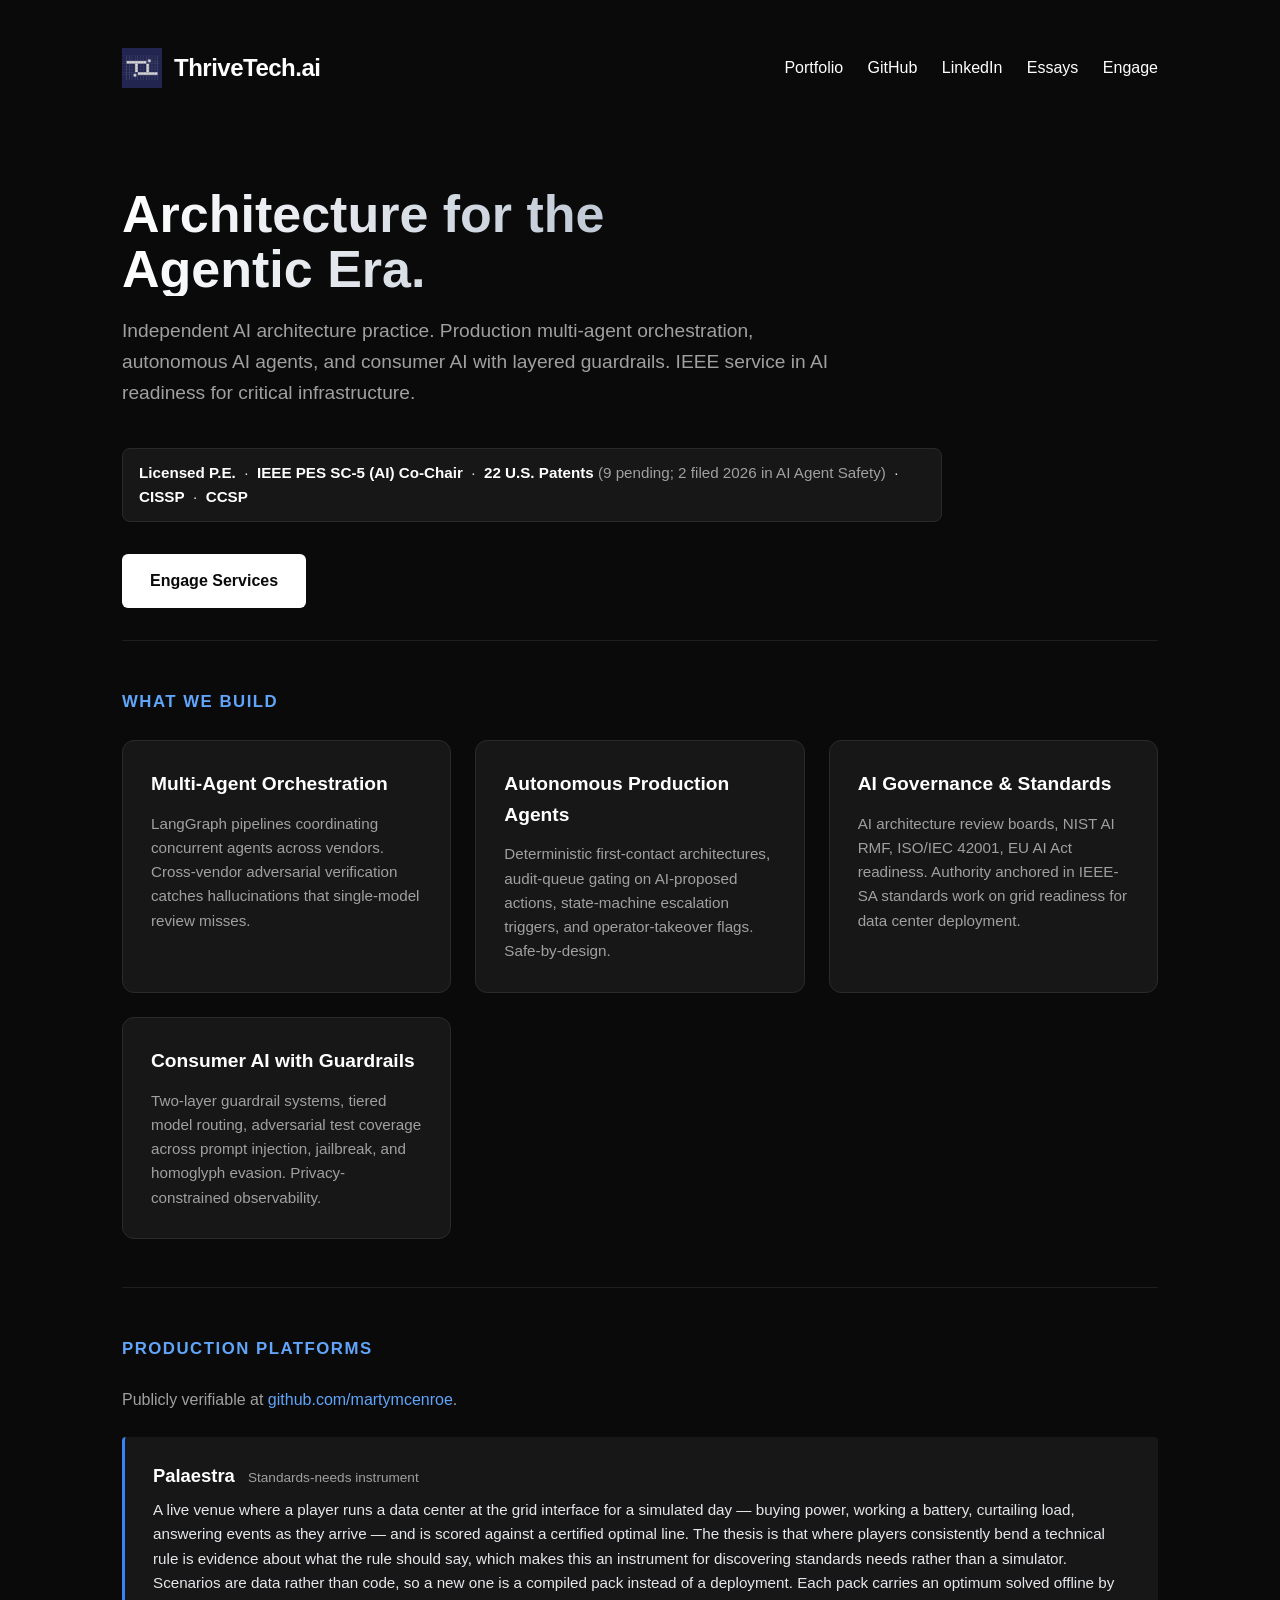
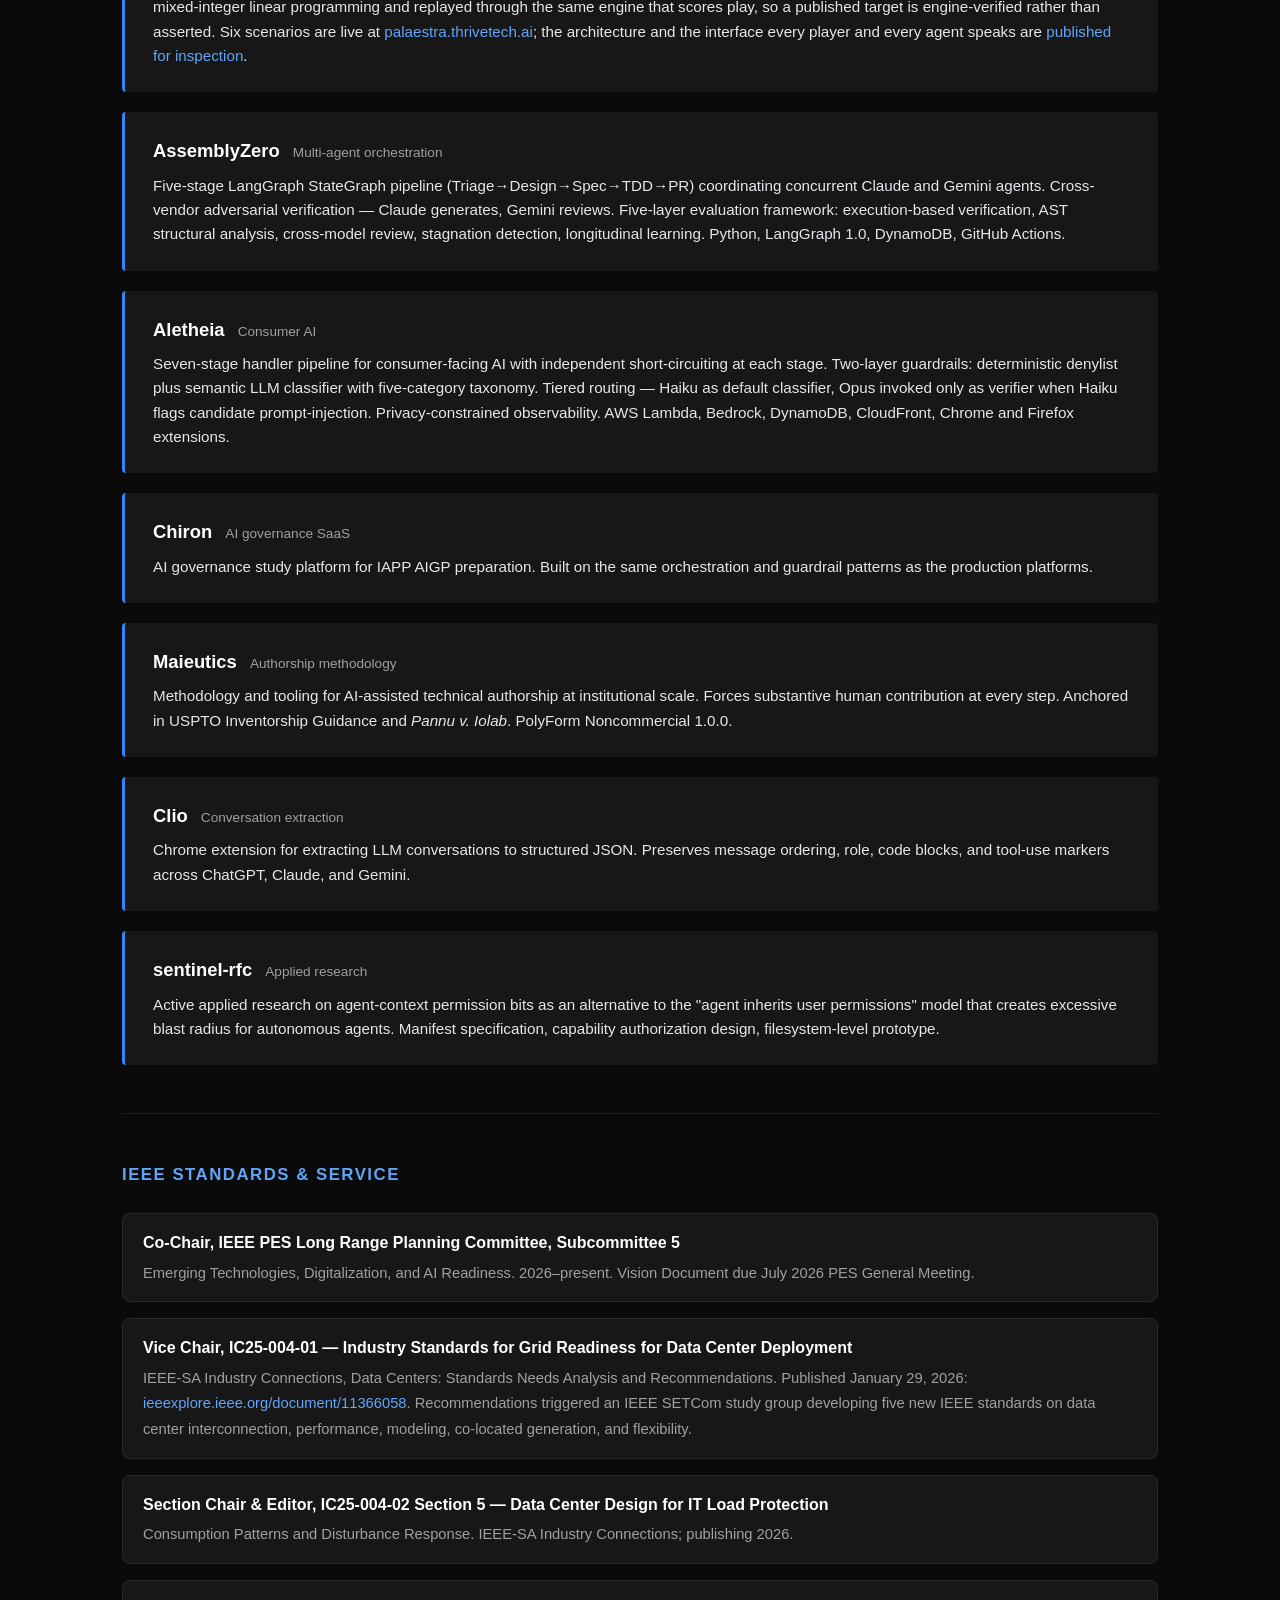
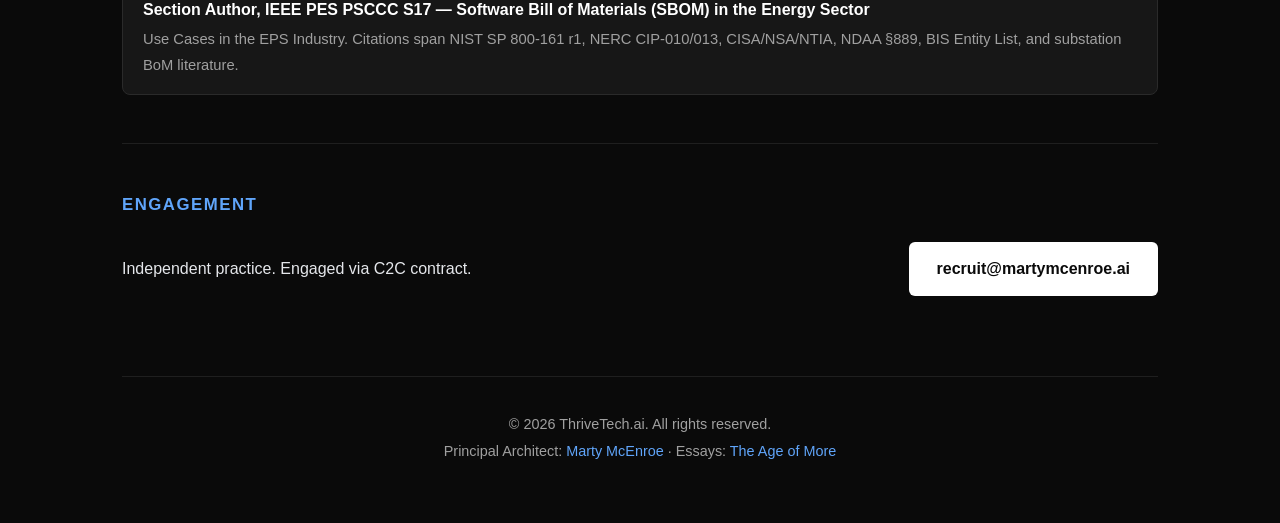
<file: index.html>
<!DOCTYPE html>
<html lang="en">
<head>
    <meta charset="UTF-8">
    <meta name="viewport" content="width=device-width, initial-scale=1.0">
    <title>ThriveTech.ai | Enterprise Agentic AI Architecture</title>
    <meta name="description" content="Independent AI architecture practice. Production multi-agent orchestration, autonomous AI agents, and consumer AI with layered guardrails. IEEE service in AI readiness for critical infrastructure.">
    <style>
        :root {
            --bg-dark: #0a0a0a;
            --text-main: #ffffff;
            --text-muted: #a0a0a0;
            --text-strong: #e5e7eb;
            --accent: #3b82f6;
            --accent-soft: #60a5fa;
            --card-bg: #171717;
            --card-border: #2a2a2a;
            --rule: #1f1f1f;
        }
        * { box-sizing: border-box; }
        body {
            background-color: var(--bg-dark);
            color: var(--text-main);
            font-family: -apple-system, BlinkMacSystemFont, "Segoe UI", Roboto, Helvetica, Arial, sans-serif;
            margin: 0;
            line-height: 1.6;
        }
        a { color: var(--accent-soft); text-decoration: none; }
        a:hover { color: var(--accent); text-decoration: underline; }

        .container {
            max-width: 1100px;
            margin: 0 auto;
            padding: 1.5rem 2rem;
        }

        nav {
            display: flex;
            justify-content: space-between;
            align-items: center;
            padding: 1.5rem 0;
            flex-wrap: wrap;
            gap: 1rem;
        }
        .logo {
            display: flex;
            align-items: center;
            gap: 12px;
            font-weight: 700;
            font-size: 1.5rem;
            letter-spacing: -0.5px;
            color: var(--text-main);
        }
        .logo img { width: 40px; height: 40px; display: block; }
        nav .links a { color: var(--text-main); margin-left: 20px; }
        nav .links a:hover { color: var(--accent-soft); text-decoration: none; }

        .hero { padding: 4rem 0 2rem; max-width: 820px; }
        h1 {
            font-size: 3.25rem;
            line-height: 1.05;
            margin-bottom: 1.25rem;
            background: linear-gradient(to right, #fff, #94a3b8);
            -webkit-background-clip: text;
            -webkit-text-fill-color: transparent;
        }
        .lead {
            font-size: 1.2rem;
            color: var(--text-muted);
            margin-bottom: 1.5rem;
            max-width: 720px;
        }
        .creds {
            font-size: 0.95rem;
            color: var(--text-strong);
            padding: 0.75rem 1rem;
            border: 1px solid var(--card-border);
            border-radius: 8px;
            background: var(--card-bg);
            display: inline-block;
            margin-bottom: 2rem;
        }
        .creds strong { color: var(--text-main); }

        .btn {
            display: inline-block;
            background-color: var(--text-main);
            color: var(--bg-dark);
            padding: 14px 28px;
            border-radius: 6px;
            font-weight: 600;
            text-decoration: none;
            transition: background 0.2s;
        }
        .btn:hover { background-color: #e2e2e2; text-decoration: none; }

        section { padding: 3rem 0; border-top: 1px solid var(--rule); }
        h2 {
            font-size: 1.05rem;
            text-transform: uppercase;
            letter-spacing: 1.5px;
            color: var(--accent-soft);
            margin: 0 0 1.5rem;
            font-weight: 600;
        }

        .services {
            display: grid;
            grid-template-columns: repeat(auto-fit, minmax(260px, 1fr));
            gap: 1.5rem;
        }
        .card {
            background: var(--card-bg);
            padding: 1.75rem;
            border-radius: 12px;
            border: 1px solid var(--card-border);
            transition: transform 0.2s, border-color 0.2s;
        }
        .card:hover { transform: translateY(-4px); border-color: var(--accent); }
        .card h3 { margin: 0 0 0.75rem; font-size: 1.2rem; color: var(--text-main); }
        .card p { color: var(--text-muted); font-size: 0.95rem; margin: 0; }

        .products { display: grid; gap: 1.25rem; }
        .product {
            background: var(--card-bg);
            padding: 1.5rem 1.75rem;
            border-left: 3px solid var(--accent);
            border-radius: 4px;
        }
        .product h3 {
            margin: 0 0 0.5rem;
            font-size: 1.15rem;
            color: var(--text-main);
        }
        .product h3 .tag {
            font-weight: 400;
            font-size: 0.85rem;
            color: var(--text-muted);
            margin-left: 0.5rem;
        }
        .product p { color: var(--text-strong); font-size: 0.95rem; margin: 0; }

        .ieee-list { list-style: none; padding: 0; margin: 0; display: grid; gap: 1rem; }
        .ieee-list li {
            padding: 1rem 1.25rem;
            background: var(--card-bg);
            border-radius: 8px;
            border: 1px solid var(--card-border);
        }
        .ieee-role { color: var(--text-main); font-weight: 600; display: block; margin-bottom: 0.25rem; }
        .ieee-detail { color: var(--text-muted); font-size: 0.92rem; }

        .engage { display: grid; grid-template-columns: 1fr; gap: 1rem; align-items: center; }
        @media (min-width: 700px) {
            .engage { grid-template-columns: 1fr auto; }
        }
        .engage p { color: var(--text-strong); margin: 0; font-size: 1rem; }

        footer {
            border-top: 1px solid var(--rule);
            margin-top: 2rem;
            padding: 2rem 0;
            text-align: center;
            color: var(--text-muted);
            font-size: 0.9rem;
        }
        footer p { margin: 0.25rem 0; }
        @media (max-width: 600px) {
            h1 { font-size: 2.25rem; }
            .lead { font-size: 1.05rem; }
            nav .links a { margin-left: 12px; font-size: 0.9rem; }
        }
    </style>
</head>
<body>
    <div class="container">
        <nav>
            <div class="logo">
                <img src="logo-400.png" alt="ThriveTech.ai logo">
                ThriveTech.ai
            </div>
            <div class="links">
                <a href="https://martymcenroe.ai">Portfolio</a>
                <a href="https://github.com/martymcenroe">GitHub</a>
                <a href="https://linkedin.com/company/thrivetech-ai">LinkedIn</a>
                <a href="https://theageofmore.substack.com">Essays</a>
                <a href="#engage">Engage</a>
            </div>
        </nav>

        <section class="hero" style="border-top: none; padding-top: 2rem;">
            <h1>Architecture for the<br>Agentic Era.</h1>
            <p class="lead">
                Independent AI architecture practice. Production multi-agent orchestration, autonomous AI agents, and consumer AI with layered guardrails. IEEE service in AI readiness for critical infrastructure.
            </p>
            <p class="creds">
                <strong>Licensed P.E.</strong> &nbsp;&middot;&nbsp; <strong>IEEE PES SC-5 (AI) Co-Chair</strong> &nbsp;&middot;&nbsp; <strong>22 U.S. Patents</strong> <span style="color: var(--text-muted);">(9 pending; 2 filed 2026 in AI Agent Safety)</span> &nbsp;&middot;&nbsp; <strong>CISSP</strong> &nbsp;&middot;&nbsp; <strong>CCSP</strong>
            </p>
            <br>
            <a href="#engage" class="btn">Engage Services</a>
        </section>

        <section>
            <h2>What We Build</h2>
            <div class="services">
                <div class="card">
                    <h3>Multi-Agent Orchestration</h3>
                    <p>LangGraph pipelines coordinating concurrent agents across vendors. Cross-vendor adversarial verification catches hallucinations that single-model review misses.</p>
                </div>
                <div class="card">
                    <h3>Autonomous Production Agents</h3>
                    <p>Deterministic first-contact architectures, audit-queue gating on AI-proposed actions, state-machine escalation triggers, and operator-takeover flags. Safe-by-design.</p>
                </div>
                <div class="card">
                    <h3>AI Governance &amp; Standards</h3>
                    <p>AI architecture review boards, NIST AI RMF, ISO/IEC 42001, EU AI Act readiness. Authority anchored in IEEE-SA standards work on grid readiness for data center deployment.</p>
                </div>
                <div class="card">
                    <h3>Consumer AI with Guardrails</h3>
                    <p>Two-layer guardrail systems, tiered model routing, adversarial test coverage across prompt injection, jailbreak, and homoglyph evasion. Privacy-constrained observability.</p>
                </div>
            </div>
        </section>

        <section>
            <h2>Production Platforms</h2>
            <p class="lead" style="font-size: 1rem; margin-bottom: 1.5rem;">
                Publicly verifiable at <a href="https://github.com/martymcenroe">github.com/martymcenroe</a>.
            </p>
            <div class="products">
                <div class="product">
                    <h3>Palaestra <span class="tag">Standards-needs instrument</span></h3>
                    <p>A live venue where a player runs a data center at the grid interface for a simulated day &mdash; buying power, working a battery, curtailing load, answering events as they arrive &mdash; and is scored against a certified optimal line. The thesis is that where players consistently bend a technical rule is evidence about what the rule should say, which makes this an instrument for discovering standards needs rather than a simulator. Scenarios are data rather than code, so a new one is a compiled pack instead of a deployment. Each pack carries an optimum solved offline by mixed-integer linear programming and replayed through the same engine that scores play, so a published target is engine-verified rather than asserted. Six scenarios are live at <a href="https://palaestra.thrivetech.ai">palaestra.thrivetech.ai</a>; the architecture and the interface every player and every agent speaks are <a href="https://github.com/martymcenroe/Exedra/wiki">published for inspection</a>.</p>
                </div>
                <div class="product">
                    <h3>AssemblyZero <span class="tag">Multi-agent orchestration</span></h3>
                    <p>Five-stage LangGraph StateGraph pipeline (Triage&rarr;Design&rarr;Spec&rarr;TDD&rarr;PR) coordinating concurrent Claude and Gemini agents. Cross-vendor adversarial verification &mdash; Claude generates, Gemini reviews. Five-layer evaluation framework: execution-based verification, AST structural analysis, cross-model review, stagnation detection, longitudinal learning. Python, LangGraph 1.0, DynamoDB, GitHub Actions.</p>
                </div>
                <div class="product">
                    <h3>Aletheia <span class="tag">Consumer AI</span></h3>
                    <p>Seven-stage handler pipeline for consumer-facing AI with independent short-circuiting at each stage. Two-layer guardrails: deterministic denylist plus semantic LLM classifier with five-category taxonomy. Tiered routing &mdash; Haiku as default classifier, Opus invoked only as verifier when Haiku flags candidate prompt-injection. Privacy-constrained observability. AWS Lambda, Bedrock, DynamoDB, CloudFront, Chrome and Firefox extensions.</p>
                </div>
                <div class="product">
                    <h3>Chiron <span class="tag">AI governance SaaS</span></h3>
                    <p>AI governance study platform for IAPP AIGP preparation. Built on the same orchestration and guardrail patterns as the production platforms.</p>
                </div>
                <div class="product">
                    <h3>Maieutics <span class="tag">Authorship methodology</span></h3>
                    <p>Methodology and tooling for AI-assisted technical authorship at institutional scale. Forces substantive human contribution at every step. Anchored in USPTO Inventorship Guidance and <em>Pannu v. Iolab</em>. PolyForm Noncommercial 1.0.0.</p>
                </div>
                <div class="product">
                    <h3>Clio <span class="tag">Conversation extraction</span></h3>
                    <p>Chrome extension for extracting LLM conversations to structured JSON. Preserves message ordering, role, code blocks, and tool-use markers across ChatGPT, Claude, and Gemini.</p>
                </div>
                <div class="product">
                    <h3>sentinel-rfc <span class="tag">Applied research</span></h3>
                    <p>Active applied research on agent-context permission bits as an alternative to the "agent inherits user permissions" model that creates excessive blast radius for autonomous agents. Manifest specification, capability authorization design, filesystem-level prototype.</p>
                </div>
            </div>
        </section>

        <section>
            <h2>IEEE Standards &amp; Service</h2>
            <ul class="ieee-list">
                <li>
                    <span class="ieee-role">Co-Chair, IEEE PES Long Range Planning Committee, Subcommittee 5</span>
                    <span class="ieee-detail">Emerging Technologies, Digitalization, and AI Readiness. 2026&ndash;present. Vision Document due July 2026 PES General Meeting.</span>
                </li>
                <li>
                    <span class="ieee-role">Vice Chair, IC25-004-01 &mdash; Industry Standards for Grid Readiness for Data Center Deployment</span>
                    <span class="ieee-detail">IEEE-SA Industry Connections, Data Centers: Standards Needs Analysis and Recommendations. Published January 29, 2026: <a href="https://ieeexplore.ieee.org/document/11366058">ieeexplore.ieee.org/document/11366058</a>. Recommendations triggered an IEEE SETCom study group developing five new IEEE standards on data center interconnection, performance, modeling, co-located generation, and flexibility.</span>
                </li>
                <li>
                    <span class="ieee-role">Section Chair &amp; Editor, IC25-004-02 Section 5 &mdash; Data Center Design for IT Load Protection</span>
                    <span class="ieee-detail">Consumption Patterns and Disturbance Response. IEEE-SA Industry Connections; publishing 2026.</span>
                </li>
                <li>
                    <span class="ieee-role">Section Author, IEEE PES PSCCC S17 &mdash; Software Bill of Materials (SBOM) in the Energy Sector</span>
                    <span class="ieee-detail">Use Cases in the EPS Industry. Citations span NIST SP 800-161 r1, NERC CIP-010/013, CISA/NSA/NTIA, NDAA &sect;889, BIS Entity List, and substation BoM literature.</span>
                </li>
            </ul>
        </section>

        <section id="engage">
            <h2>Engagement</h2>
            <div class="engage">
                <p>Independent practice. Engaged via C2C contract.</p>
                <a href="mailto:recruit@martymcenroe.ai" class="btn">recruit@martymcenroe.ai</a>
            </div>
        </section>

        <footer>
            <p>&copy; 2026 ThriveTech.ai. All rights reserved.</p>
            <p>Principal Architect: <a href="https://martymcenroe.ai">Marty McEnroe</a> &middot; Essays: <a href="https://theageofmore.substack.com">The Age of More</a></p>
        </footer>
    </div>
</body>
</html>
</file>
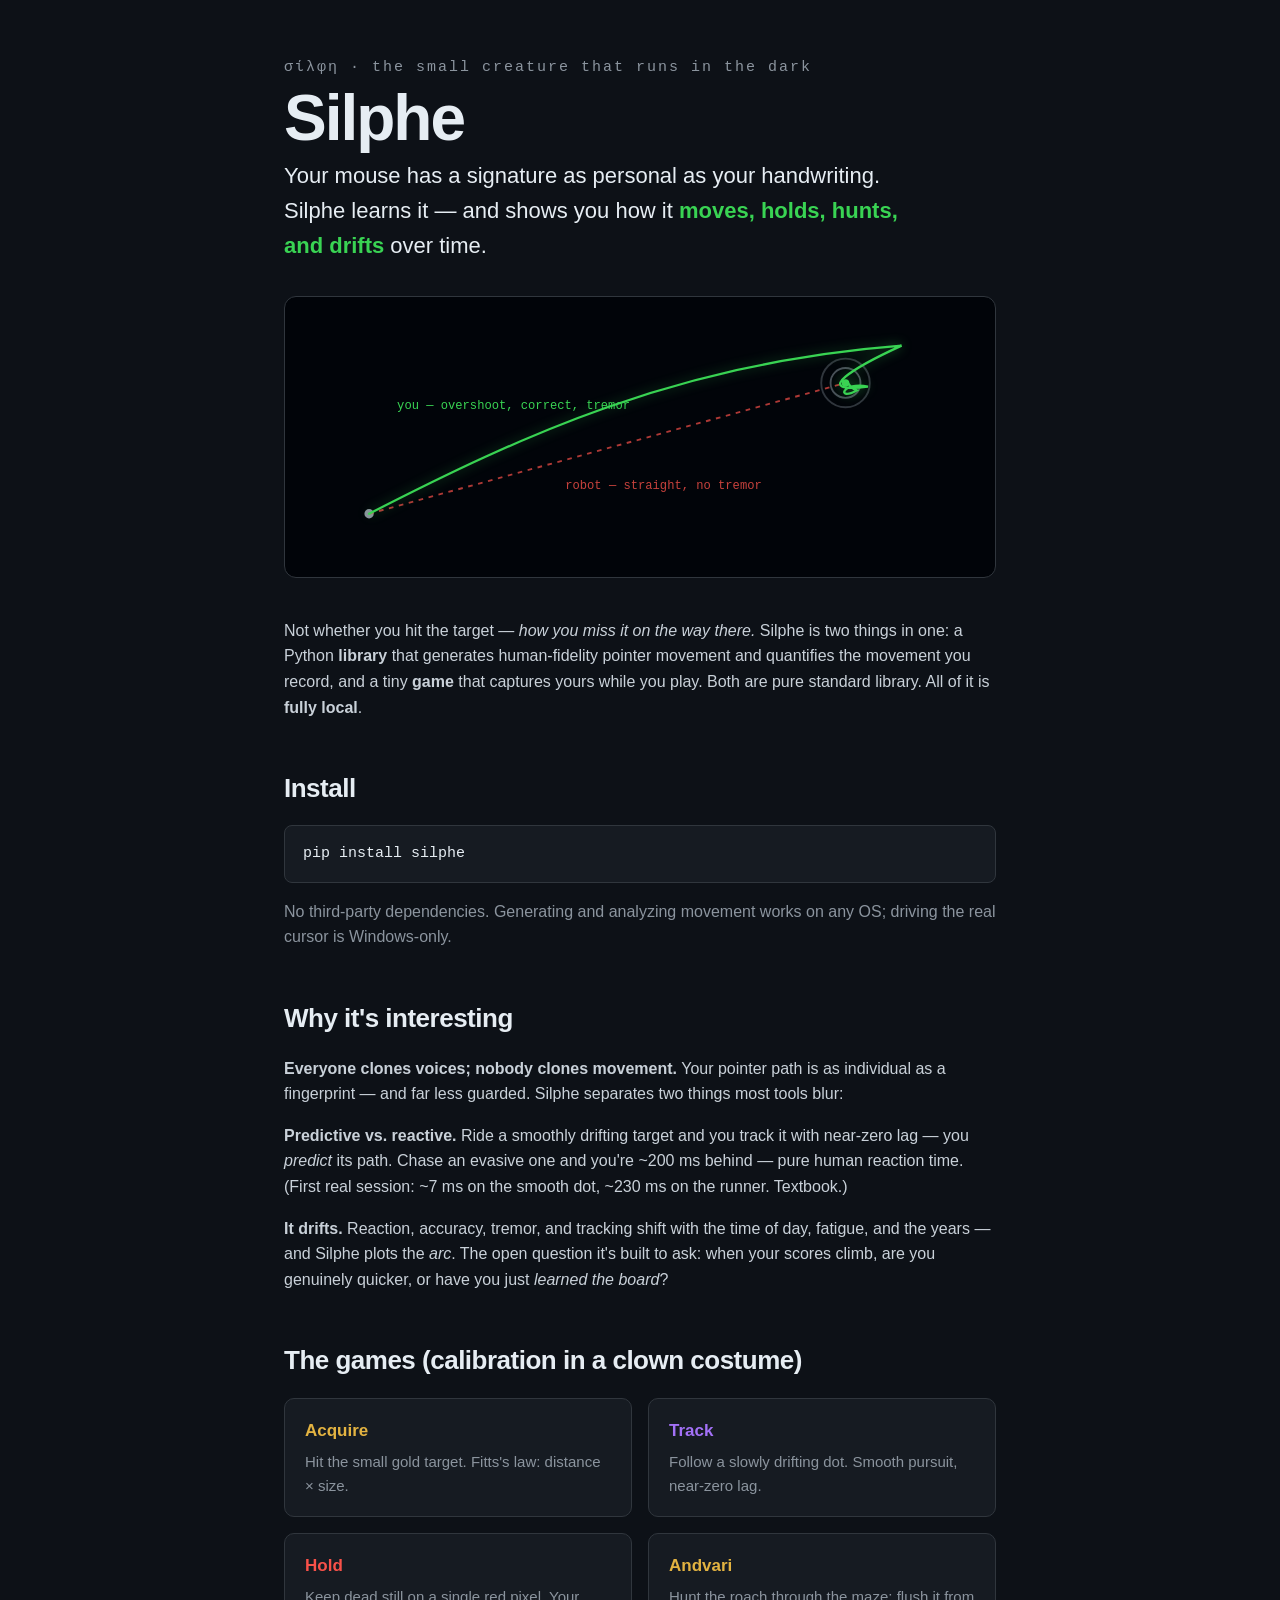
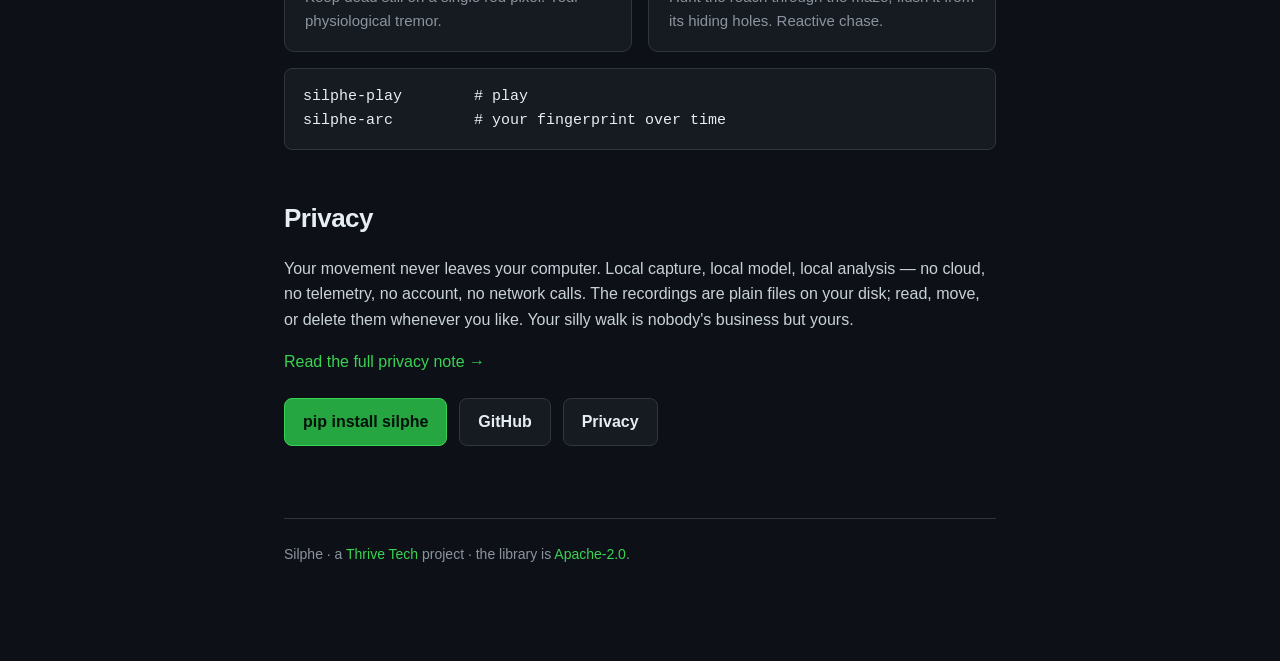
<file: silphe/index.html>
<!DOCTYPE html>
<html lang="en">
<head>
  <meta charset="utf-8">
  <meta name="viewport" content="width=device-width, initial-scale=1">
  <title>Silphe &mdash; your mouse has a signature as personal as your handwriting</title>
  <meta name="description" content="Silphe is a tiny, fully local desktop game and Python library that captures your own pointer-movement signature — the overshoot, the correction, the tremor, the chase — and shows how it drifts over time. Your data never leaves your machine.">

  <meta property="og:title" content="Silphe">
  <meta property="og:description" content="Your mouse has a signature as personal as your handwriting. Silphe learns it — locally, on your own machine.">
  <meta property="og:image" content="https://thrivetech.ai/silphe/og.png">
  <meta property="og:url" content="https://thrivetech.ai/silphe/">
  <meta property="og:type" content="website">

  <meta name="twitter:card" content="summary_large_image">
  <meta name="twitter:title" content="Silphe">
  <meta name="twitter:description" content="A desktop game that learns how you move the mouse — and watches it drift.">
  <meta name="twitter:image" content="https://thrivetech.ai/silphe/og.png">

  <style>
    :root {
      --bg: #0d1117;
      --surface: #161b22;
      --border: #30363d;
      --text: #e6edf3;
      --muted: #8b949e;
      --green: #39d353;
      --green-dim: #26a641;
      --gold: #e3b341;
      --purple: #a371f7;
      --red: #f85149;
      --mono: "SFMono-Regular", Consolas, "Liberation Mono", Menlo, monospace;
    }
    * { box-sizing: border-box; }
    html, body {
      margin: 0; padding: 0;
      background: var(--bg); color: var(--text);
      font-family: -apple-system, BlinkMacSystemFont, "Segoe UI", Roboto, "Helvetica Neue", Arial, sans-serif;
      line-height: 1.6; -webkit-font-smoothing: antialiased;
    }
    a { color: var(--green); text-decoration: none; }
    a:hover { text-decoration: underline; }
    main { max-width: 760px; margin: 0 auto; padding: 56px 24px 96px; }

    .greek { color: var(--muted); font-family: var(--mono); letter-spacing: 2px; font-size: 15px; }
    h1 { font-size: 64px; letter-spacing: -2px; margin: 6px 0 8px; line-height: 1; }
    .tagline { font-size: 22px; color: var(--text); margin: 0 0 32px; max-width: 640px; }
    .tagline strong { color: var(--green); font-weight: 600; }

    .hero { width: 100%; border: 1px solid var(--border); border-radius: 12px; background: #010409; margin: 0 0 40px; display: block; }

    h2 { font-size: 26px; letter-spacing: -0.5px; margin: 48px 0 12px; }
    p { color: #c9d1d9; }
    .muted { color: var(--muted); }

    pre {
      background: var(--surface); border: 1px solid var(--border); border-radius: 8px;
      padding: 16px 18px; overflow-x: auto; font-family: var(--mono); font-size: 15px; color: var(--text);
    }
    code { font-family: var(--mono); }

    .cols { display: grid; grid-template-columns: 1fr 1fr; gap: 16px; margin: 16px 0; }
    .card { background: var(--surface); border: 1px solid var(--border); border-radius: 10px; padding: 18px 20px; }
    .card h3 { margin: 0 0 6px; font-size: 17px; }
    .card.acquire h3 { color: var(--gold); }
    .card.track h3 { color: var(--purple); }
    .card.hold h3 { color: var(--red); }
    .card.andvari h3 { color: var(--gold); }
    .card p { margin: 0; font-size: 15px; color: var(--muted); }

    .pill { display: inline-block; font-family: var(--mono); font-size: 12px; color: var(--muted);
            border: 1px solid var(--border); border-radius: 999px; padding: 3px 12px; margin: 0 6px 6px 0; }

    .links { display: flex; flex-wrap: wrap; gap: 12px; margin: 24px 0 0; }
    .btn { border: 1px solid var(--border); border-radius: 8px; padding: 10px 18px; color: var(--text);
           background: var(--surface); font-weight: 600; }
    .btn.primary { background: var(--green-dim); border-color: var(--green); color: #03110a; }

    footer { margin-top: 72px; padding-top: 24px; border-top: 1px solid var(--border); color: var(--muted); font-size: 14px; }

    @media (max-width: 600px) {
      h1 { font-size: 44px; }
      .tagline { font-size: 19px; }
      .cols { grid-template-columns: 1fr; }
    }
  </style>
</head>
<body>
<main>
  <div class="greek">&sigma;&#943;&lambda;&phi;&eta; &middot; the small creature that runs in the dark</div>
  <h1>Silphe</h1>
  <p class="tagline">Your mouse has a signature as personal as your handwriting. Silphe learns it &mdash; and shows you how it <strong>moves, holds, hunts, and drifts</strong> over time.</p>

  <!-- Human path (green: overshoot, correction, tremor) vs robot line (red: straight, sterile) -->
  <svg class="hero" viewBox="0 0 760 300" role="img" aria-label="A human cursor path overshoots and corrects toward a target; a robot path goes straight.">
    <!-- target -->
    <circle cx="600" cy="92" r="26" fill="none" stroke="#30363d" stroke-width="2"/>
    <circle cx="600" cy="92" r="16" fill="none" stroke="#484f58" stroke-width="2"/>
    <circle cx="600" cy="92" r="4" fill="#39d353"/>
    <!-- start -->
    <circle cx="90" cy="232" r="5" fill="#8b949e"/>
    <!-- robot: straight, dashed -->
    <path d="M90,232 L600,92" fill="none" stroke="#f85149" stroke-width="2" stroke-dasharray="5 6" opacity="0.7"/>
    <!-- human: ballistic launch, overshoot past target, corrective hops, tremor settle -->
    <path d="M90,232
             C 250,150 420,70 660,52
             C 612,74 560,104 624,96
             C 596,90 590,112 612,100
             C 600,95 603,86 600,92"
          fill="none" stroke="#39d353" stroke-width="2.5" stroke-linecap="round"
          style="filter: drop-shadow(0 0 6px rgba(57,211,83,0.45));"/>
    <text x="300" y="206" fill="#f85149" font-family="Consolas,monospace" font-size="13" opacity="0.8">robot &mdash; straight, no tremor</text>
    <text x="120" y="120" fill="#39d353" font-family="Consolas,monospace" font-size="13">you &mdash; overshoot, correct, tremor</text>
  </svg>

  <p>Not whether you hit the target &mdash; <em>how you miss it on the way there.</em> Silphe is two things in one: a Python <strong>library</strong> that generates human-fidelity pointer movement and quantifies the movement you record, and a tiny <strong>game</strong> that captures yours while you play. Both are pure standard library. All of it is <strong>fully local</strong>.</p>

  <h2>Install</h2>
  <pre>pip install silphe</pre>
  <p class="muted">No third-party dependencies. Generating and analyzing movement works on any OS; driving the real cursor is Windows-only.</p>

  <h2>Why it's interesting</h2>
  <p><strong>Everyone clones voices; nobody clones movement.</strong> Your pointer path is as individual as a fingerprint &mdash; and far less guarded. Silphe separates two things most tools blur:</p>
  <p><strong>Predictive vs. reactive.</strong> Ride a smoothly drifting target and you track it with near-zero lag &mdash; you <em>predict</em> its path. Chase an evasive one and you're ~200&nbsp;ms behind &mdash; pure human reaction time. (First real session: ~7&nbsp;ms on the smooth dot, ~230&nbsp;ms on the runner. Textbook.)</p>
  <p><strong>It drifts.</strong> Reaction, accuracy, tremor, and tracking shift with the time of day, fatigue, and the years &mdash; and Silphe plots the <em>arc</em>. The open question it's built to ask: when your scores climb, are you genuinely quicker, or have you just <em>learned the board</em>?</p>

  <h2>The games (calibration in a clown costume)</h2>
  <div class="cols">
    <div class="card acquire"><h3>Acquire</h3><p>Hit the small gold target. Fitts's law: distance &times; size.</p></div>
    <div class="card track"><h3>Track</h3><p>Follow a slowly drifting dot. Smooth pursuit, near-zero lag.</p></div>
    <div class="card hold"><h3>Hold</h3><p>Keep dead still on a single red pixel. Your physiological tremor.</p></div>
    <div class="card andvari"><h3>Andvari</h3><p>Hunt the roach through the maze; flush it from its hiding holes. Reactive chase.</p></div>
  </div>
  <pre>silphe-play        # play
silphe-arc         # your fingerprint over time</pre>

  <h2>Privacy</h2>
  <p>Your movement never leaves your computer. Local capture, local model, local analysis &mdash; no cloud, no telemetry, no account, no network calls. The recordings are plain files on your disk; read, move, or delete them whenever you like. Your silly walk is nobody's business but yours.</p>
  <p><a href="privacy.html">Read the full privacy note &rarr;</a></p>

  <div class="links">
    <a class="btn primary" href="https://pypi.org/project/silphe/">pip install silphe</a>
    <a class="btn" href="https://github.com/martymcenroe/silphe">GitHub</a>
    <a class="btn" href="privacy.html">Privacy</a>
  </div>

  <footer>
    Silphe &middot; a <a href="https://thrivetech.ai">Thrive Tech</a> project &middot; the library is
    <a href="https://github.com/martymcenroe/silphe/blob/main/LICENSE">Apache-2.0</a>.
  </footer>
</main>
</body>
</html>
</file>
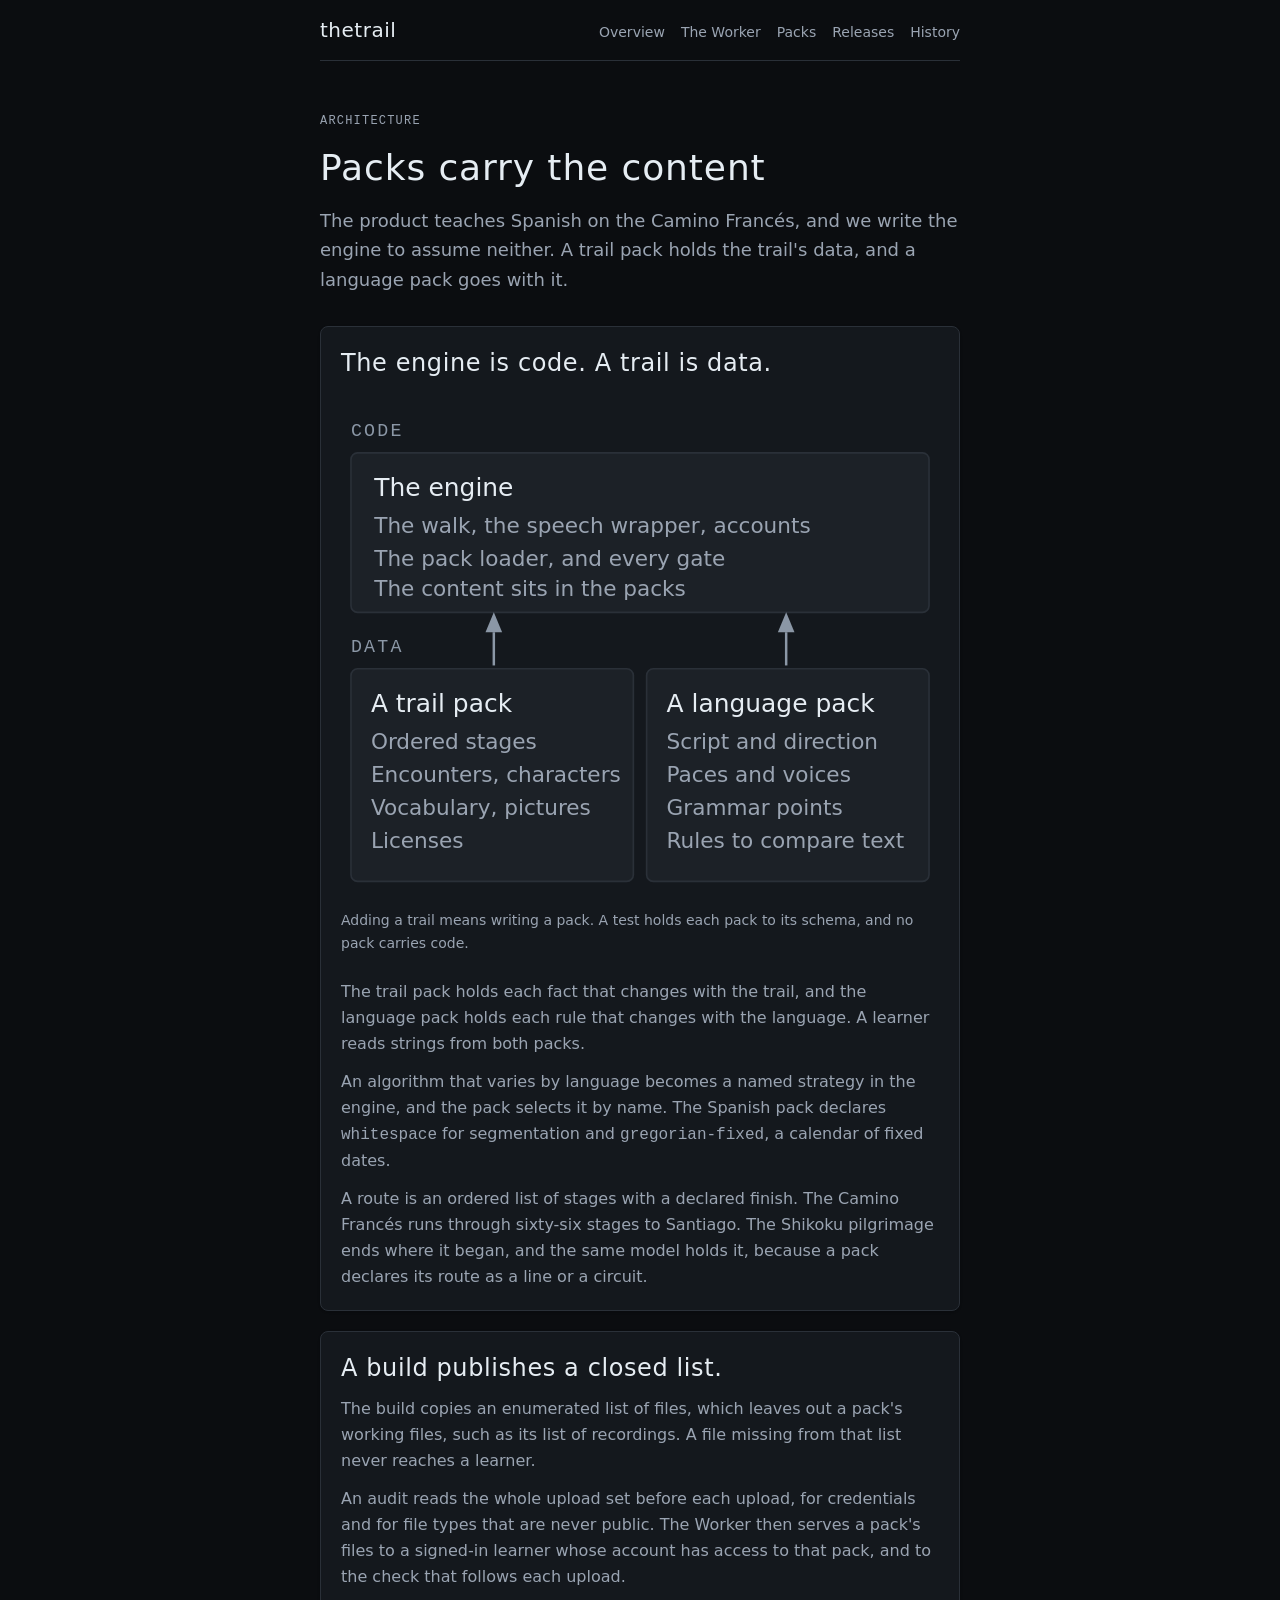
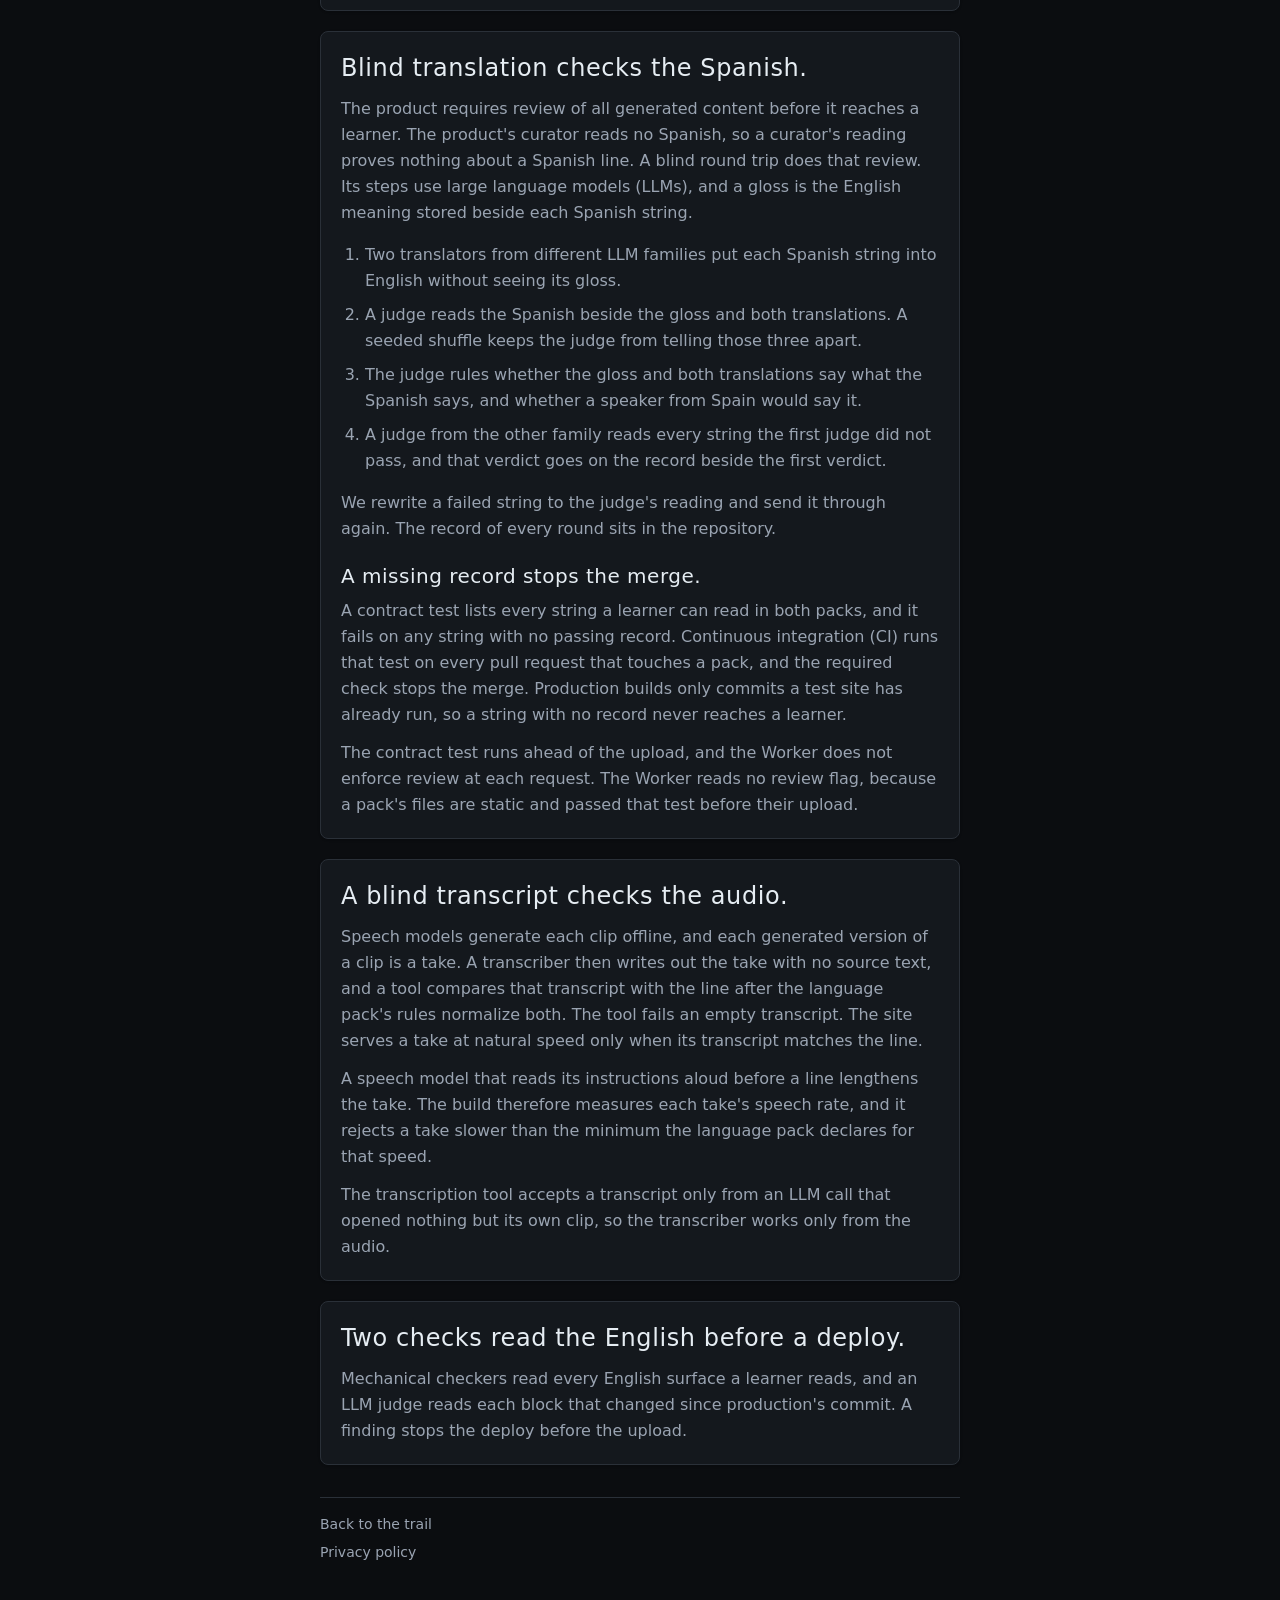
<file: thetrail/architecture-content/index.html>
<!doctype html>
<html lang="en">
<head>
<meta charset="utf-8">
<meta name="viewport" content="width=device-width, initial-scale=1">
<title>Packs carry the content | thetrail</title>
<meta name="robots" content="noindex, nofollow">
<link rel="icon" href="../favicon.svg" type="image/svg+xml">
<link rel="stylesheet" href="../assets/styles.css">
</head>
<body class="bg-canvas text-ink font-sans" data-page="architecture-content">
<a class="sr-only focus:not-sr-only focus:absolute focus:top-2 focus:left-2 focus:bg-surface-hi focus:px-3 focus:py-2 focus:rounded-md" href="#main">Skip to content</a>

<div class="max-w-2xl mx-auto p-4 pb-16">
  <header class="masthead">
    <a class="text-xl tracking-wide" href="https://thetrail.online/">thetrail</a>
    <nav class="flex flex-wrap gap-x-4 gap-y-1 text-sm text-ink-mute">
      <a class="hover:text-ink" href="../architecture/">Overview</a>
      <a class="hover:text-ink" href="../architecture-worker/">The Worker</a>
      <a class="hover:text-ink" href="../architecture-content/" aria-current="page">Packs</a>
      <a class="hover:text-ink" href="../architecture-releases/">Releases</a>
      <a class="hover:text-ink" href="../architecture-history/">History</a>
    </nav>
  </header>

  <main id="main">
    <section class="py-8">
      <p class="font-mono text-ink-mute text-xs uppercase tracking-widest mb-4">Architecture</p>
      <h1 class="text-4xl font-normal tracking-wide leading-tight mb-4">Packs carry the content</h1>
      <p class="text-ink-mute text-lg leading-relaxed">The product teaches Spanish on the Camino Francés, and we write the engine to assume neither. A trail pack holds the trail's data, and a language pack goes with it.</p>
    </section>

    <section class="card">
      <h2 class="text-2xl font-normal tracking-wide mb-3">The engine is code. A trail is data.</h2>

      <figure class="figure">
        <svg viewBox="0 0 360 300" role="img" aria-labelledby="layers-title layers-desc">
          <title id="layers-title">The engine and the two packs</title>
          <desc id="layers-desc">The engine, in code, holds the walk, the speech wrapper, accounts and the pack
          loader. A trail pack holds a route and its stages, encounters, characters and vocabulary. A language
          pack holds the script, the paces and voices, and the rules for comparing text. The engine reads both
          packs as declarations.</desc>

          <text class="d-cap" x="6" y="20">CODE</text>
          <rect class="d-box" x="6" y="30" width="348" height="96" rx="4"/>
          <text class="d-label" x="20" y="56">The engine</text>
          <text class="d-sub" x="20" y="78">The walk, the speech wrapper, accounts</text>
          <text class="d-sub" x="20" y="98">The pack loader, and every gate</text>
          <text class="d-sub" x="20" y="116">The content sits in the packs</text>

          <path class="d-arrow" d="M 92 158 L 92 138"/>
          <path class="d-head" d="M 92 126 L 87 138 L 97 138 Z"/>
          <path class="d-arrow" d="M 268 158 L 268 138"/>
          <path class="d-head" d="M 268 126 L 263 138 L 273 138 Z"/>

          <text class="d-cap" x="6" y="150">DATA</text>
          <rect class="d-box" x="6" y="160" width="170" height="128" rx="4"/>
          <text class="d-label" x="18" y="186">A trail pack</text>
          <text class="d-sub" x="18" y="208">Ordered stages</text>
          <text class="d-sub" x="18" y="228">Encounters, characters</text>
          <text class="d-sub" x="18" y="248">Vocabulary, pictures</text>
          <text class="d-sub" x="18" y="268">Licenses</text>

          <rect class="d-box" x="184" y="160" width="170" height="128" rx="4"/>
          <text class="d-label" x="196" y="186">A language pack</text>
          <text class="d-sub" x="196" y="208">Script and direction</text>
          <text class="d-sub" x="196" y="228">Paces and voices</text>
          <text class="d-sub" x="196" y="248">Grammar points</text>
          <text class="d-sub" x="196" y="268">Rules to compare text</text>
        </svg>
        <figcaption>Adding a trail means writing a pack. A test holds each pack to its schema, and no pack carries code.</figcaption>
      </figure>

      <div class="space-y-3 text-ink-mute leading-relaxed">
        <p>The trail pack holds each fact that changes with the trail, and the language pack holds each rule that changes with the language. A learner reads strings from both packs.</p>
        <p>An algorithm that varies by language becomes a named strategy in the engine, and the pack selects it by name. The Spanish pack declares <code>whitespace</code> for segmentation and <code>gregorian-fixed</code>, a calendar of fixed dates.</p>
        <p>A route is an ordered list of stages with a declared finish. The Camino Francés runs through sixty-six stages to Santiago. The Shikoku pilgrimage ends where it began, and the same model holds it, because a pack declares its route as a line or a circuit.</p>
      </div>
    </section>

    <section class="card">
      <h2 class="text-2xl font-normal tracking-wide mb-3">A build publishes a closed list.</h2>
      <div class="space-y-3 text-ink-mute leading-relaxed">
        <p>The build copies an enumerated list of files, which leaves out a pack's working files, such as its list of recordings. A file missing from that list never reaches a learner.</p>
        <p>An audit reads the whole upload set before each upload, for credentials and for file types that are never public. The Worker then serves a pack's files to a signed-in learner whose account has access to that pack, and to the check that follows each upload.</p>
      </div>
    </section>

    <section class="card">
      <h2 class="text-2xl font-normal tracking-wide mb-3">Blind translation checks the Spanish.</h2>
      <div class="space-y-3 text-ink-mute leading-relaxed">
        <p>The product requires review of all generated content before it reaches a learner. The product's curator reads no Spanish, so a curator's reading proves nothing about a Spanish line. A blind round trip does that review. Its steps use large language models (LLMs), and a gloss is the English meaning stored beside each Spanish string.</p>
      </div>
      <ol class="list-decimal pl-6 mt-4 space-y-2 text-ink-mute leading-relaxed">
        <li>Two translators from different LLM families put each Spanish string into English without seeing its gloss.</li>
        <li>A judge reads the Spanish beside the gloss and both translations. A seeded shuffle keeps the judge from telling those three apart.</li>
        <li>The judge rules whether the gloss and both translations say what the Spanish says, and whether a speaker from Spain would say it.</li>
        <li>A judge from the other family reads every string the first judge did not pass, and that verdict goes on the record beside the first verdict.</li>
      </ol>
      <div class="space-y-3 text-ink-mute leading-relaxed mt-4">
        <p>We rewrite a failed string to the judge's reading and send it through again. The record of every round sits in the repository.</p>
      </div>

      <h3 class="text-xl font-normal tracking-wide mt-5 mb-2">A missing record stops the merge.</h3>
      <div class="space-y-3 text-ink-mute leading-relaxed">
        <p>A contract test lists every string a learner can read in both packs, and it fails on any string with no passing record. Continuous integration (CI) runs that test on every pull request that touches a pack, and the required check stops the merge. Production builds only commits a test site has already run, so a string with no record never reaches a learner.</p>
        <p>The contract test runs ahead of the upload, and the Worker does not enforce review at each request. The Worker reads no review flag, because a pack's files are static and passed that test before their upload.</p>
      </div>
    </section>

    <section class="card">
      <h2 class="text-2xl font-normal tracking-wide mb-3">A blind transcript checks the audio.</h2>
      <div class="space-y-3 text-ink-mute leading-relaxed">
        <p>Speech models generate each clip offline, and each generated version of a clip is a take. A transcriber then writes out the take with no source text, and a tool compares that transcript with the line after the language pack's rules normalize both. The tool fails an empty transcript. The site serves a take at natural speed only when its transcript matches the line.</p>
        <p>A speech model that reads its instructions aloud before a line lengthens the take. The build therefore measures each take's speech rate, and it rejects a take slower than the minimum the language pack declares for that speed.</p>
        <p>The transcription tool accepts a transcript only from an LLM call that opened nothing but its own clip, so the transcriber works only from the audio.</p>
      </div>
    </section>

    <section class="card">
      <h2 class="text-2xl font-normal tracking-wide mb-3">Two checks read the English before a deploy.</h2>
      <div class="space-y-3 text-ink-mute leading-relaxed">
        <p>Mechanical checkers read every English surface a learner reads, and an LLM judge reads each block that changed since production's commit. A finding stops the deploy before the upload.</p>
      </div>
    </section>
  </main>

  <footer class="mt-8 pt-4 border-t border-line text-sm text-ink-mute space-y-2">
    <p><a class="hover:text-ink" href="https://thetrail.online/">Back to the trail</a></p>
    <p><a class="hover:text-ink" href="https://thetrail.online/privacy">Privacy policy</a></p>
  </footer>
</div>
</body>
</html>
</file>
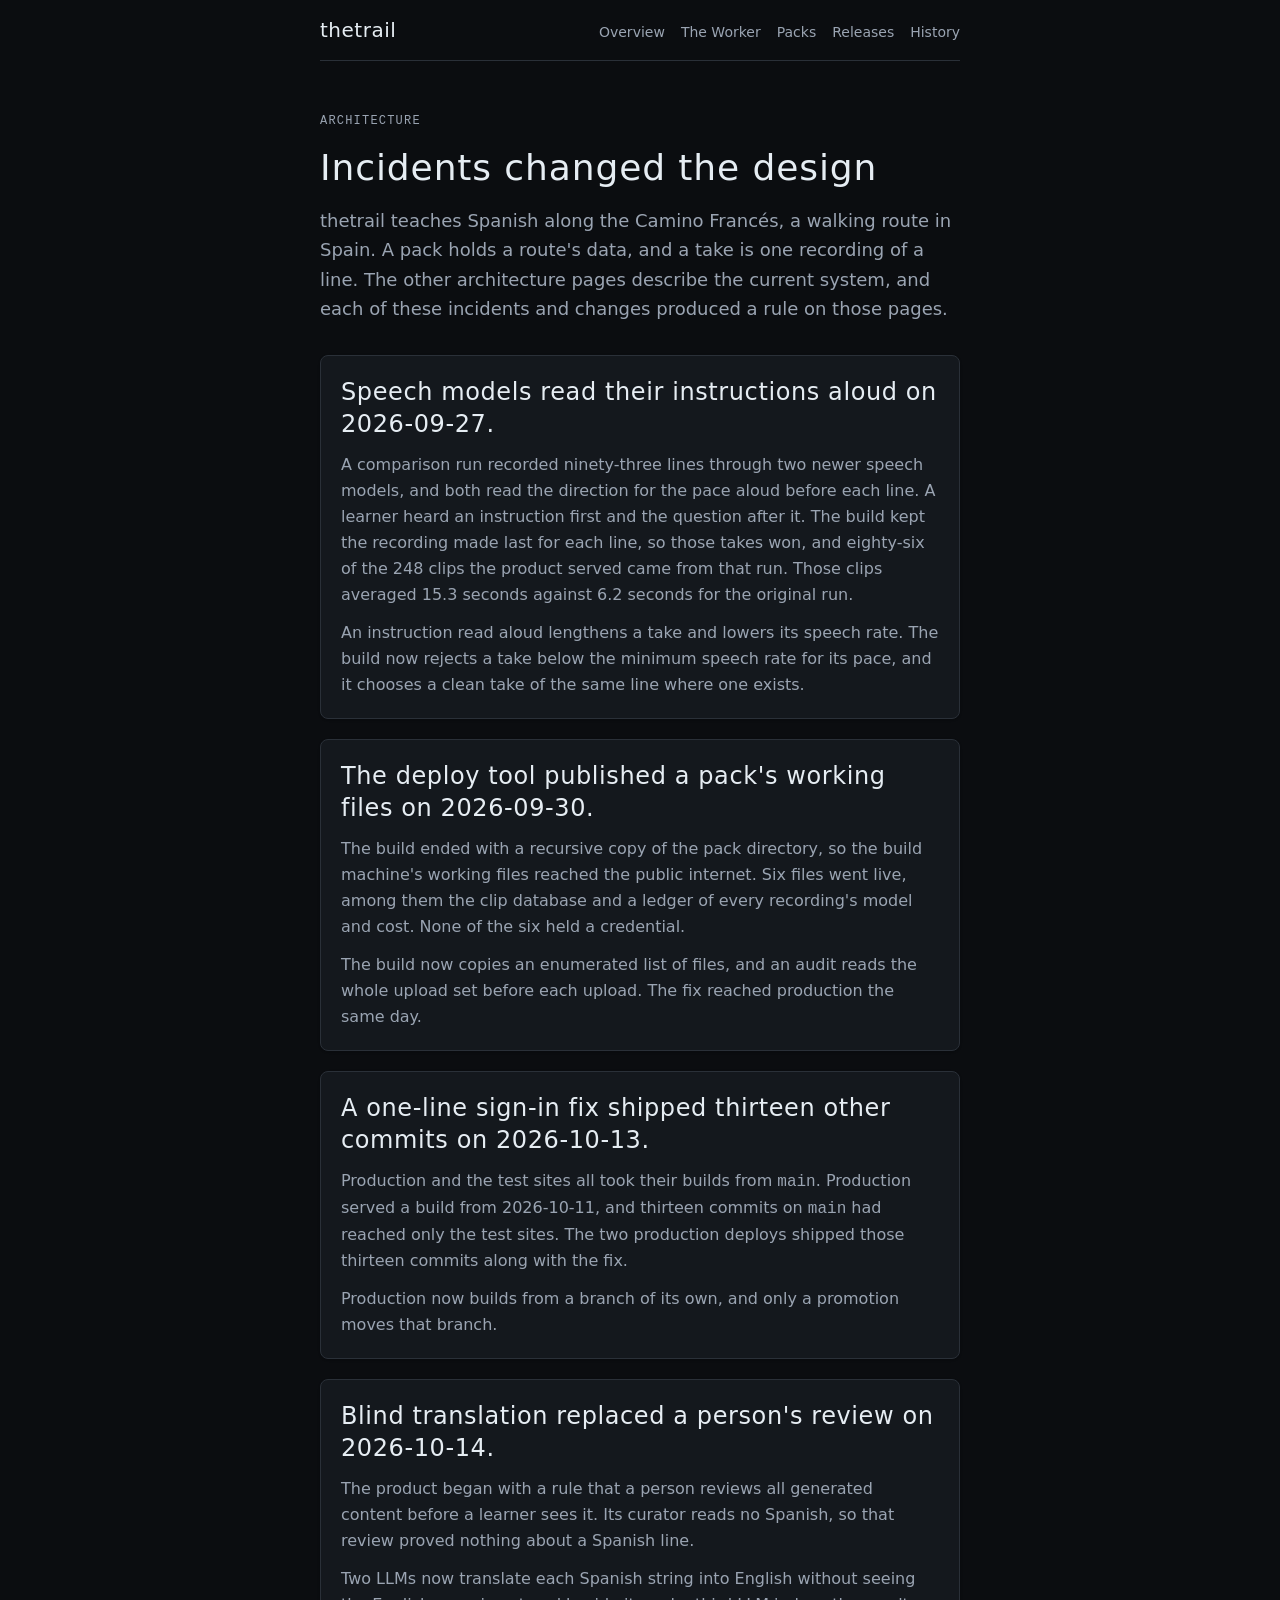
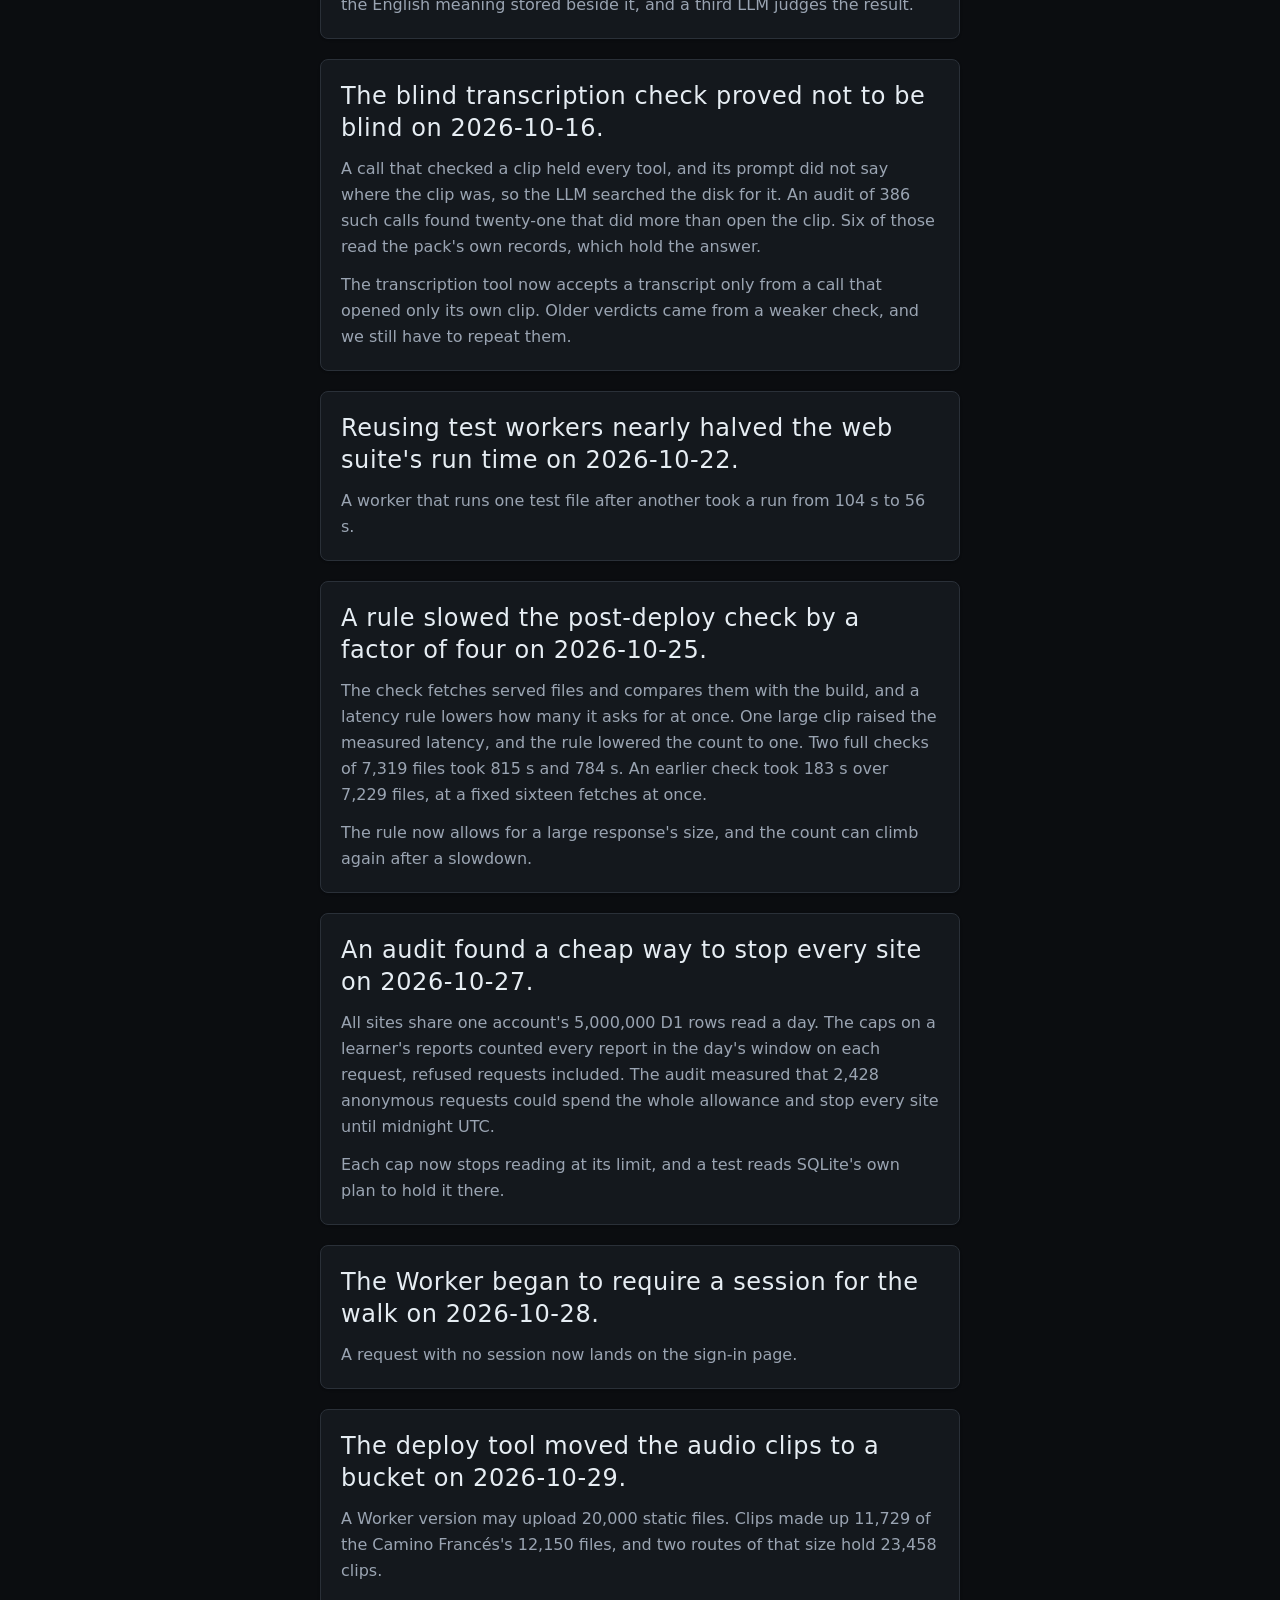
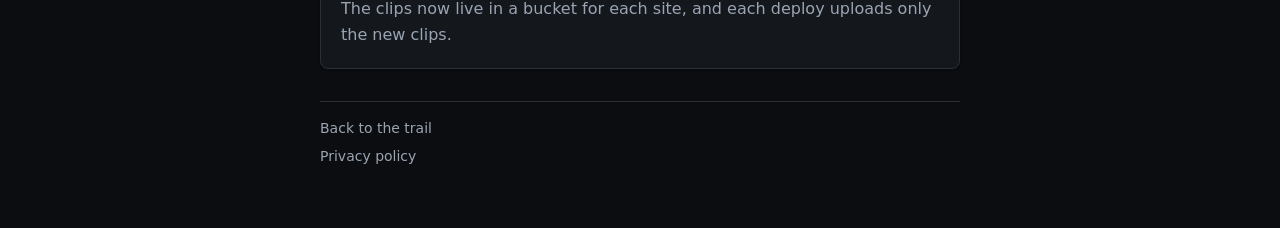
<file: thetrail/architecture-history/index.html>
<!doctype html>
<html lang="en">
<head>
<meta charset="utf-8">
<meta name="viewport" content="width=device-width, initial-scale=1">
<title>Incidents changed the design | thetrail</title>
<meta name="robots" content="noindex, nofollow">
<link rel="icon" href="../favicon.svg" type="image/svg+xml">
<link rel="stylesheet" href="../assets/styles.css">
</head>
<body class="bg-canvas text-ink font-sans" data-page="architecture-history">
<a class="sr-only focus:not-sr-only focus:absolute focus:top-2 focus:left-2 focus:bg-surface-hi focus:px-3 focus:py-2 focus:rounded-md" href="#main">Skip to content</a>

<div class="max-w-2xl mx-auto p-4 pb-16">
  <header class="masthead">
    <a class="text-xl tracking-wide" href="https://thetrail.online/">thetrail</a>
    <nav class="flex flex-wrap gap-x-4 gap-y-1 text-sm text-ink-mute">
      <a class="hover:text-ink" href="../architecture/">Overview</a>
      <a class="hover:text-ink" href="../architecture-worker/">The Worker</a>
      <a class="hover:text-ink" href="../architecture-content/">Packs</a>
      <a class="hover:text-ink" href="../architecture-releases/">Releases</a>
      <a class="hover:text-ink" href="../architecture-history/" aria-current="page">History</a>
    </nav>
  </header>

  <main id="main">
    <section class="py-8">
      <p class="font-mono text-ink-mute text-xs uppercase tracking-widest mb-4">Architecture</p>
      <h1 class="text-4xl font-normal tracking-wide leading-tight mb-4">Incidents changed the design</h1>
      <p class="text-ink-mute text-lg leading-relaxed">thetrail teaches Spanish along the Camino Francés, a walking route in Spain. A pack holds a route's data, and a take is one recording of a line. The other architecture pages describe the current system, and each of these incidents and changes produced a rule on those pages.</p>
    </section>

    <section class="card">
      <h2 class="text-2xl font-normal tracking-wide mb-3">Speech models read their instructions aloud on 2026-09-27.</h2>
      <div class="space-y-3 text-ink-mute leading-relaxed">
        <p>A comparison run recorded ninety-three lines through two newer speech models, and both read the direction for the pace aloud before each line. A learner heard an instruction first and the question after it. The build kept the recording made last for each line, so those takes won, and eighty-six of the 248 clips the product served came from that run. Those clips averaged 15.3 seconds against 6.2 seconds for the original run.</p>
        <p>An instruction read aloud lengthens a take and lowers its speech rate. The build now rejects a take below the minimum speech rate for its pace, and it chooses a clean take of the same line where one exists.</p>
      </div>
    </section>

    <section class="card">
      <h2 class="text-2xl font-normal tracking-wide mb-3">The deploy tool published a pack's working files on 2026-09-30.</h2>
      <div class="space-y-3 text-ink-mute leading-relaxed">
        <p>The build ended with a recursive copy of the pack directory, so the build machine's working files reached the public internet. Six files went live, among them the clip database and a ledger of every recording's model and cost. None of the six held a credential.</p>
        <p>The build now copies an enumerated list of files, and an audit reads the whole upload set before each upload. The fix reached production the same day.</p>
      </div>
    </section>

    <section class="card">
      <h2 class="text-2xl font-normal tracking-wide mb-3">A one-line sign-in fix shipped thirteen other commits on 2026-10-13.</h2>
      <div class="space-y-3 text-ink-mute leading-relaxed">
        <p>Production and the test sites all took their builds from <code>main</code>. Production served a build from 2026-10-11, and thirteen commits on <code>main</code> had reached only the test sites. The two production deploys shipped those thirteen commits along with the fix.</p>
        <p>Production now builds from a branch of its own, and only a promotion moves that branch.</p>
      </div>
    </section>

    <section class="card">
      <h2 class="text-2xl font-normal tracking-wide mb-3">Blind translation replaced a person's review on 2026-10-14.</h2>
      <div class="space-y-3 text-ink-mute leading-relaxed">
        <p>The product began with a rule that a person reviews all generated content before a learner sees it. Its curator reads no Spanish, so that review proved nothing about a Spanish line.</p>
        <p>Two LLMs now translate each Spanish string into English without seeing the English meaning stored beside it, and a third LLM judges the result.</p>
      </div>
    </section>

    <section class="card">
      <h2 class="text-2xl font-normal tracking-wide mb-3">The blind transcription check proved not to be blind on 2026-10-16.</h2>
      <div class="space-y-3 text-ink-mute leading-relaxed">
        <p>A call that checked a clip held every tool, and its prompt did not say where the clip was, so the LLM searched the disk for it. An audit of 386 such calls found twenty-one that did more than open the clip. Six of those read the pack's own records, which hold the answer.</p>
        <p>The transcription tool now accepts a transcript only from a call that opened only its own clip. Older verdicts came from a weaker check, and we still have to repeat them.</p>
      </div>
    </section>

    <section class="card">
      <h2 class="text-2xl font-normal tracking-wide mb-3">Reusing test workers nearly halved the web suite's run time on 2026-10-22.</h2>
      <div class="space-y-3 text-ink-mute leading-relaxed">
        <p>A worker that runs one test file after another took a run from 104 s to 56 s.</p>
      </div>
    </section>

    <section class="card">
      <h2 class="text-2xl font-normal tracking-wide mb-3">A rule slowed the post-deploy check by a factor of four on 2026-10-25.</h2>
      <div class="space-y-3 text-ink-mute leading-relaxed">
        <p>The check fetches served files and compares them with the build, and a latency rule lowers how many it asks for at once. One large clip raised the measured latency, and the rule lowered the count to one. Two full checks of 7,319 files took 815 s and 784 s. An earlier check took 183 s over 7,229 files, at a fixed sixteen fetches at once.</p>
        <p>The rule now allows for a large response's size, and the count can climb again after a slowdown.</p>
      </div>
    </section>

    <section class="card">
      <h2 class="text-2xl font-normal tracking-wide mb-3">An audit found a cheap way to stop every site on 2026-10-27.</h2>
      <div class="space-y-3 text-ink-mute leading-relaxed">
        <p>All sites share one account's 5,000,000 D1 rows read a day. The caps on a learner's reports counted every report in the day's window on each request, refused requests included. The audit measured that 2,428 anonymous requests could spend the whole allowance and stop every site until midnight UTC.</p>
        <p>Each cap now stops reading at its limit, and a test reads SQLite's own plan to hold it there.</p>
      </div>
    </section>

    <section class="card">
      <h2 class="text-2xl font-normal tracking-wide mb-3">The Worker began to require a session for the walk on 2026-10-28.</h2>
      <div class="space-y-3 text-ink-mute leading-relaxed">
        <p>A request with no session now lands on the sign-in page.</p>
      </div>
    </section>

    <section class="card">
      <h2 class="text-2xl font-normal tracking-wide mb-3">The deploy tool moved the audio clips to a bucket on 2026-10-29.</h2>
      <div class="space-y-3 text-ink-mute leading-relaxed">
        <p>A Worker version may upload 20,000 static files. Clips made up 11,729 of the Camino Francés's 12,150 files, and two routes of that size hold 23,458 clips.</p>
        <p>The clips now live in a bucket for each site, and each deploy uploads only the new clips.</p>
      </div>
    </section>
  </main>

  <footer class="mt-8 pt-4 border-t border-line text-sm text-ink-mute space-y-2">
    <p><a class="hover:text-ink" href="https://thetrail.online/">Back to the trail</a></p>
    <p><a class="hover:text-ink" href="https://thetrail.online/privacy">Privacy policy</a></p>
  </footer>
</div>
</body>
</html>
</file>
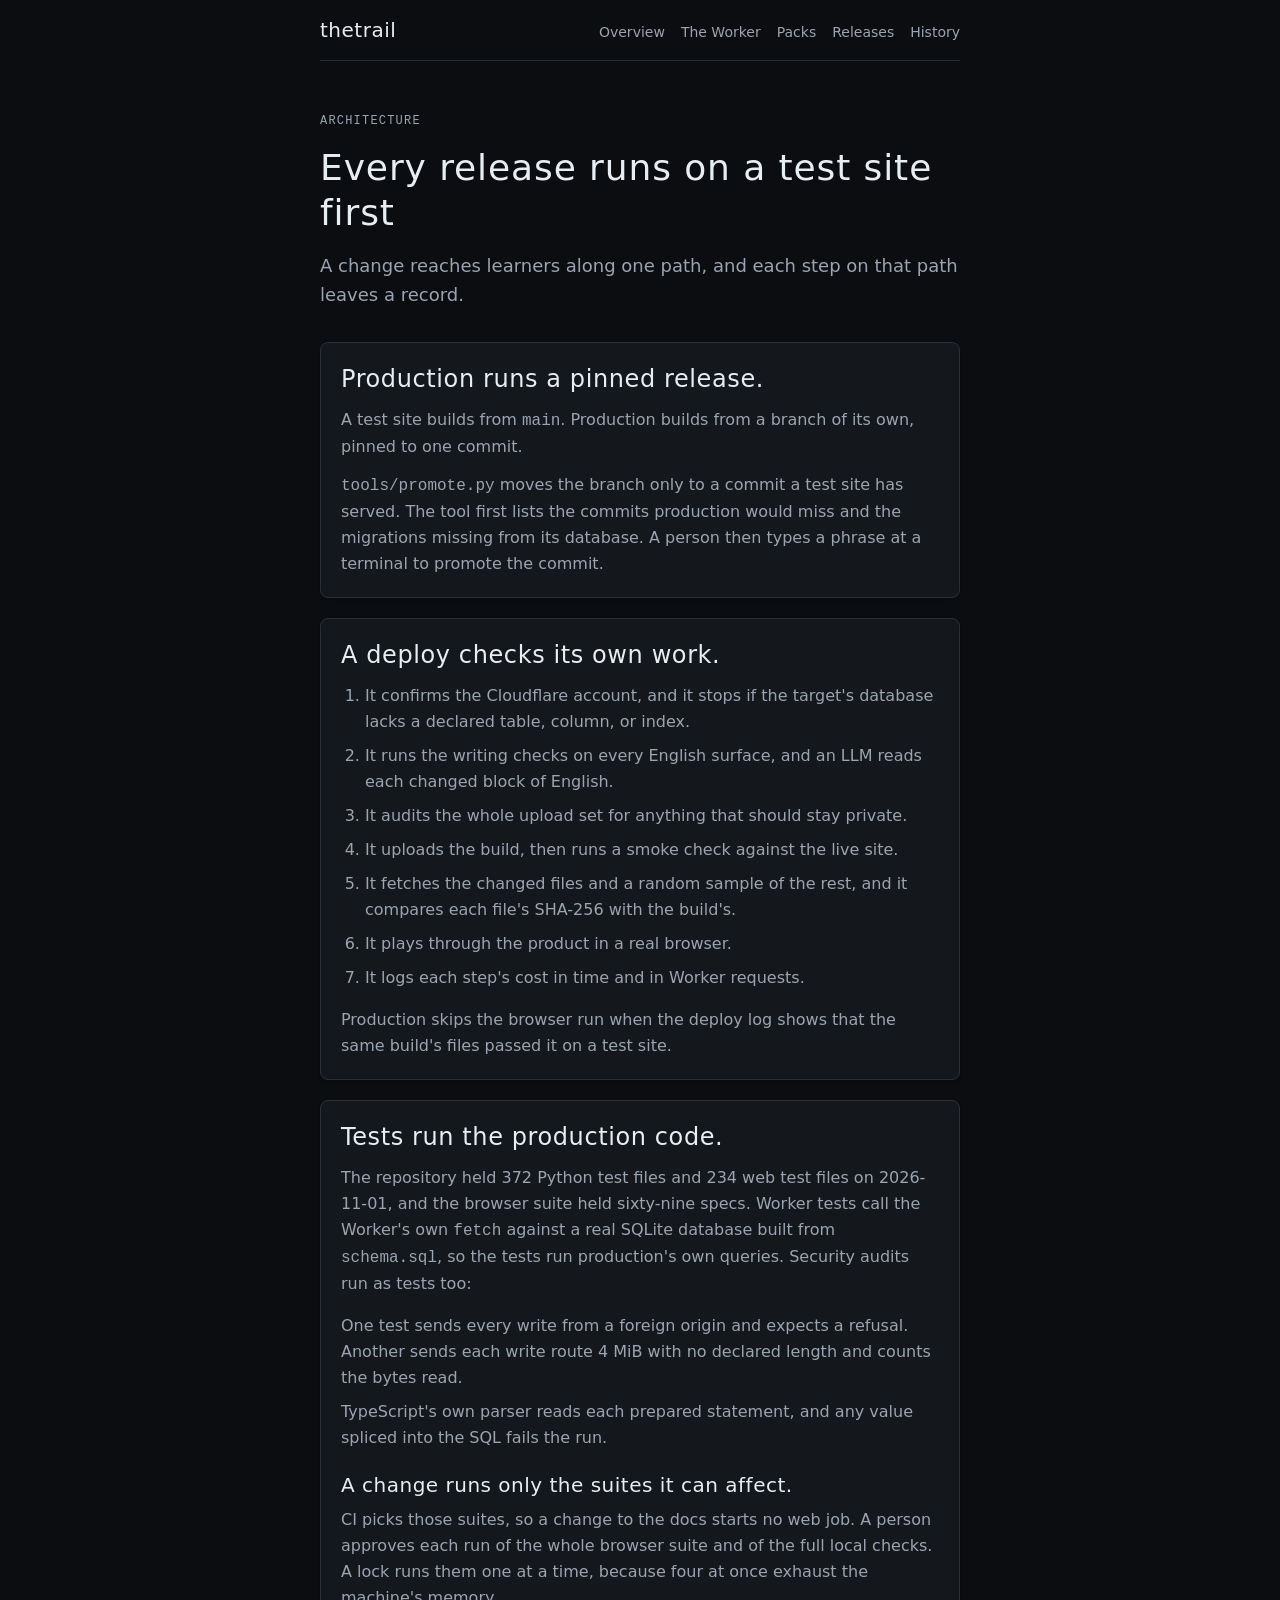
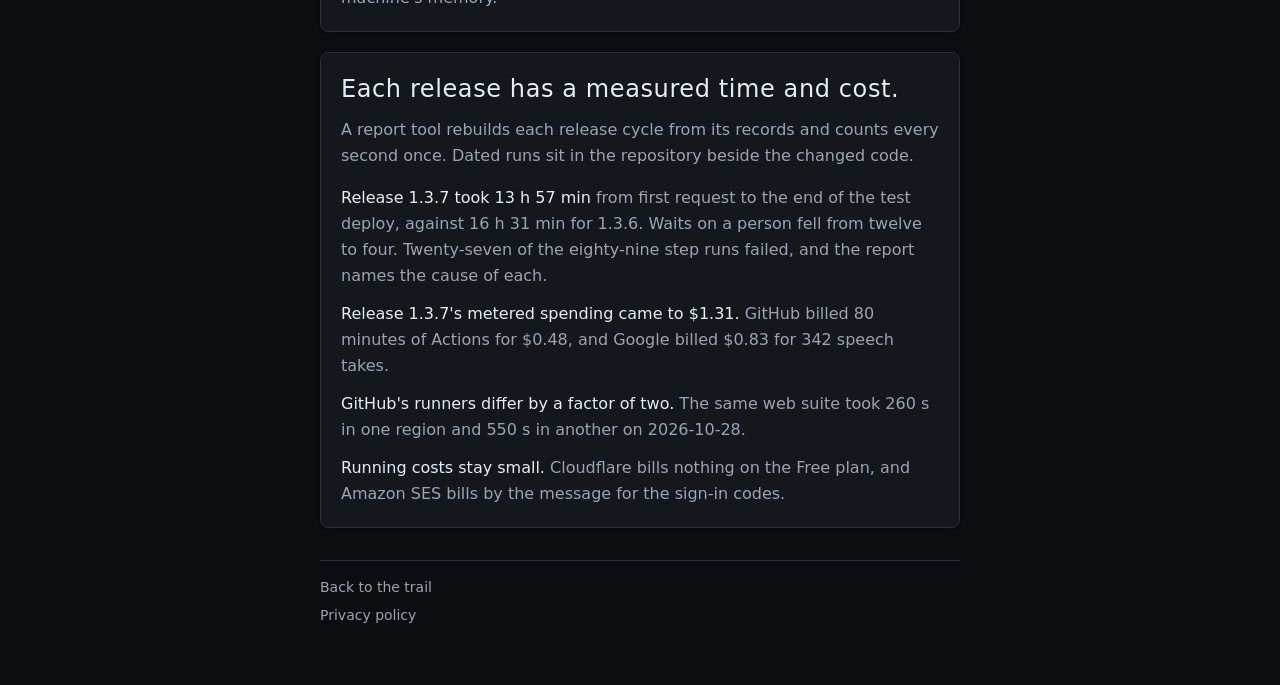
<file: thetrail/architecture-releases/index.html>
<!doctype html>
<html lang="en">
<head>
<meta charset="utf-8">
<meta name="viewport" content="width=device-width, initial-scale=1">
<title>Every release runs on a test site first | thetrail</title>
<meta name="robots" content="noindex, nofollow">
<link rel="icon" href="../favicon.svg" type="image/svg+xml">
<link rel="stylesheet" href="../assets/styles.css">
</head>
<body class="bg-canvas text-ink font-sans" data-page="architecture-releases">
<a class="sr-only focus:not-sr-only focus:absolute focus:top-2 focus:left-2 focus:bg-surface-hi focus:px-3 focus:py-2 focus:rounded-md" href="#main">Skip to content</a>

<div class="max-w-2xl mx-auto p-4 pb-16">
  <header class="masthead">
    <a class="text-xl tracking-wide" href="https://thetrail.online/">thetrail</a>
    <nav class="flex flex-wrap gap-x-4 gap-y-1 text-sm text-ink-mute">
      <a class="hover:text-ink" href="../architecture/">Overview</a>
      <a class="hover:text-ink" href="../architecture-worker/">The Worker</a>
      <a class="hover:text-ink" href="../architecture-content/">Packs</a>
      <a class="hover:text-ink" href="../architecture-releases/" aria-current="page">Releases</a>
      <a class="hover:text-ink" href="../architecture-history/">History</a>
    </nav>
  </header>

  <main id="main">
    <section class="py-8">
      <p class="font-mono text-ink-mute text-xs uppercase tracking-widest mb-4">Architecture</p>
      <h1 class="text-4xl font-normal tracking-wide leading-tight mb-4">Every release runs on a test site first</h1>
      <p class="text-ink-mute text-lg leading-relaxed">A change reaches learners along one path, and each step on that path leaves a record.</p>
    </section>

    <section class="card">
      <h2 class="text-2xl font-normal tracking-wide mb-3">Production runs a pinned release.</h2>
      <div class="space-y-3 text-ink-mute leading-relaxed">
        <p>A test site builds from <code>main</code>. Production builds from a branch of its own, pinned to one commit.</p>
        <p><code>tools/promote.py</code> moves the branch only to a commit a test site has served. The tool first lists the commits production would miss and the migrations missing from its database. A person then types a phrase at a terminal to promote the commit.</p>
      </div>
    </section>

    <section class="card">
      <h2 class="text-2xl font-normal tracking-wide mb-3">A deploy checks its own work.</h2>
      <ol class="list-decimal pl-6 space-y-2 text-ink-mute leading-relaxed">
        <li>It confirms the Cloudflare account, and it stops if the target's database lacks a declared table, column, or index.</li>
        <li>It runs the writing checks on every English surface, and an LLM reads each changed block of English.</li>
        <li>It audits the whole upload set for anything that should stay private.</li>
        <li>It uploads the build, then runs a smoke check against the live site.</li>
        <li>It fetches the changed files and a random sample of the rest, and it compares each file's SHA-256 with the build's.</li>
        <li>It plays through the product in a real browser.</li>
        <li>It logs each step's cost in time and in Worker requests.</li>
      </ol>
      <div class="space-y-3 text-ink-mute leading-relaxed mt-4">
        <p>Production skips the browser run when the deploy log shows that the same build's files passed it on a test site.</p>
      </div>
    </section>

    <section class="card">
      <h2 class="text-2xl font-normal tracking-wide mb-3">Tests run the production code.</h2>
      <div class="space-y-3 text-ink-mute leading-relaxed">
        <p>The repository held 372 Python test files and 234 web test files on 2026-11-01, and the browser suite held sixty-nine specs. Worker tests call the Worker's own <code>fetch</code> against a real SQLite database built from <code>schema.sql</code>, so the tests run production's own queries. Security audits run as tests too:</p>
      </div>
      <ul class="mt-4 space-y-2 text-ink-mute leading-relaxed">
        <li>One test sends every write from a foreign origin and expects a refusal. Another sends each write route 4 MiB with no declared length and counts the bytes read.</li>
        <li>TypeScript's own parser reads each prepared statement, and any value spliced into the SQL fails the run.</li>
      </ul>

      <h3 class="text-xl font-normal tracking-wide mt-5 mb-2">A change runs only the suites it can affect.</h3>
      <div class="space-y-3 text-ink-mute leading-relaxed">
        <p>CI picks those suites, so a change to the docs starts no web job. A person approves each run of the whole browser suite and of the full local checks. A lock runs them one at a time, because four at once exhaust the machine's memory.</p>
      </div>
    </section>

    <section class="card">
      <h2 class="text-2xl font-normal tracking-wide mb-3">Each release has a measured time and cost.</h2>
      <div class="space-y-3 text-ink-mute leading-relaxed">
        <p>A report tool rebuilds each release cycle from its records and counts every second once. Dated runs sit in the repository beside the changed code.</p>
      </div>
      <ul class="mt-4 space-y-3 text-ink-mute leading-relaxed">
        <li><span class="text-ink">Release 1.3.7 took 13 h 57 min</span> from first request to the end of the test deploy, against 16 h 31 min for 1.3.6. Waits on a person fell from twelve to four. Twenty-seven of the eighty-nine step runs failed, and the report names the cause of each.</li>
        <li><span class="text-ink">Release 1.3.7's metered spending came to $1.31.</span> GitHub billed 80 minutes of Actions for $0.48, and Google billed $0.83 for 342 speech takes.</li>
        <li><span class="text-ink">GitHub's runners differ by a factor of two.</span> The same web suite took 260 s in one region and 550 s in another on 2026-10-28.</li>
        <li><span class="text-ink">Running costs stay small.</span> Cloudflare bills nothing on the Free plan, and Amazon SES bills by the message for the sign-in codes.</li>
      </ul>
    </section>
  </main>

  <footer class="mt-8 pt-4 border-t border-line text-sm text-ink-mute space-y-2">
    <p><a class="hover:text-ink" href="https://thetrail.online/">Back to the trail</a></p>
    <p><a class="hover:text-ink" href="https://thetrail.online/privacy">Privacy policy</a></p>
  </footer>
</div>
</body>
</html>
</file>
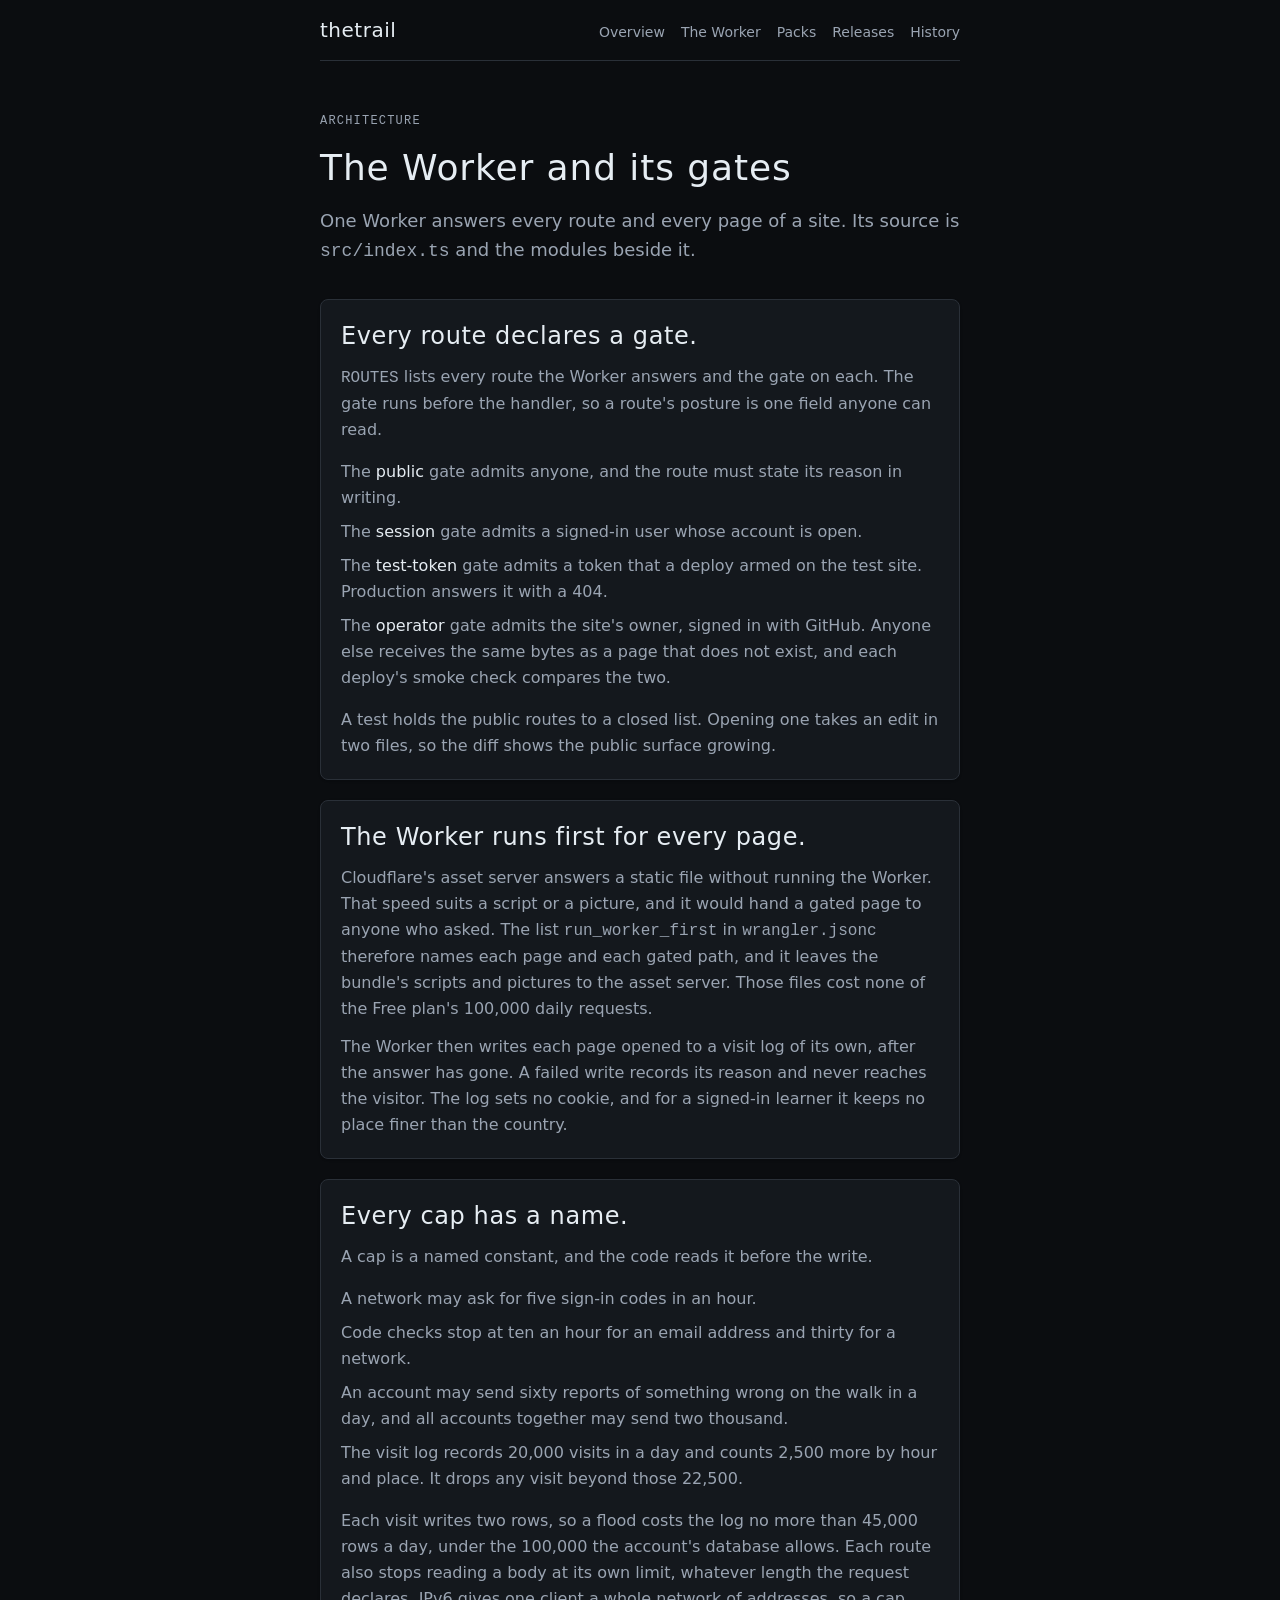
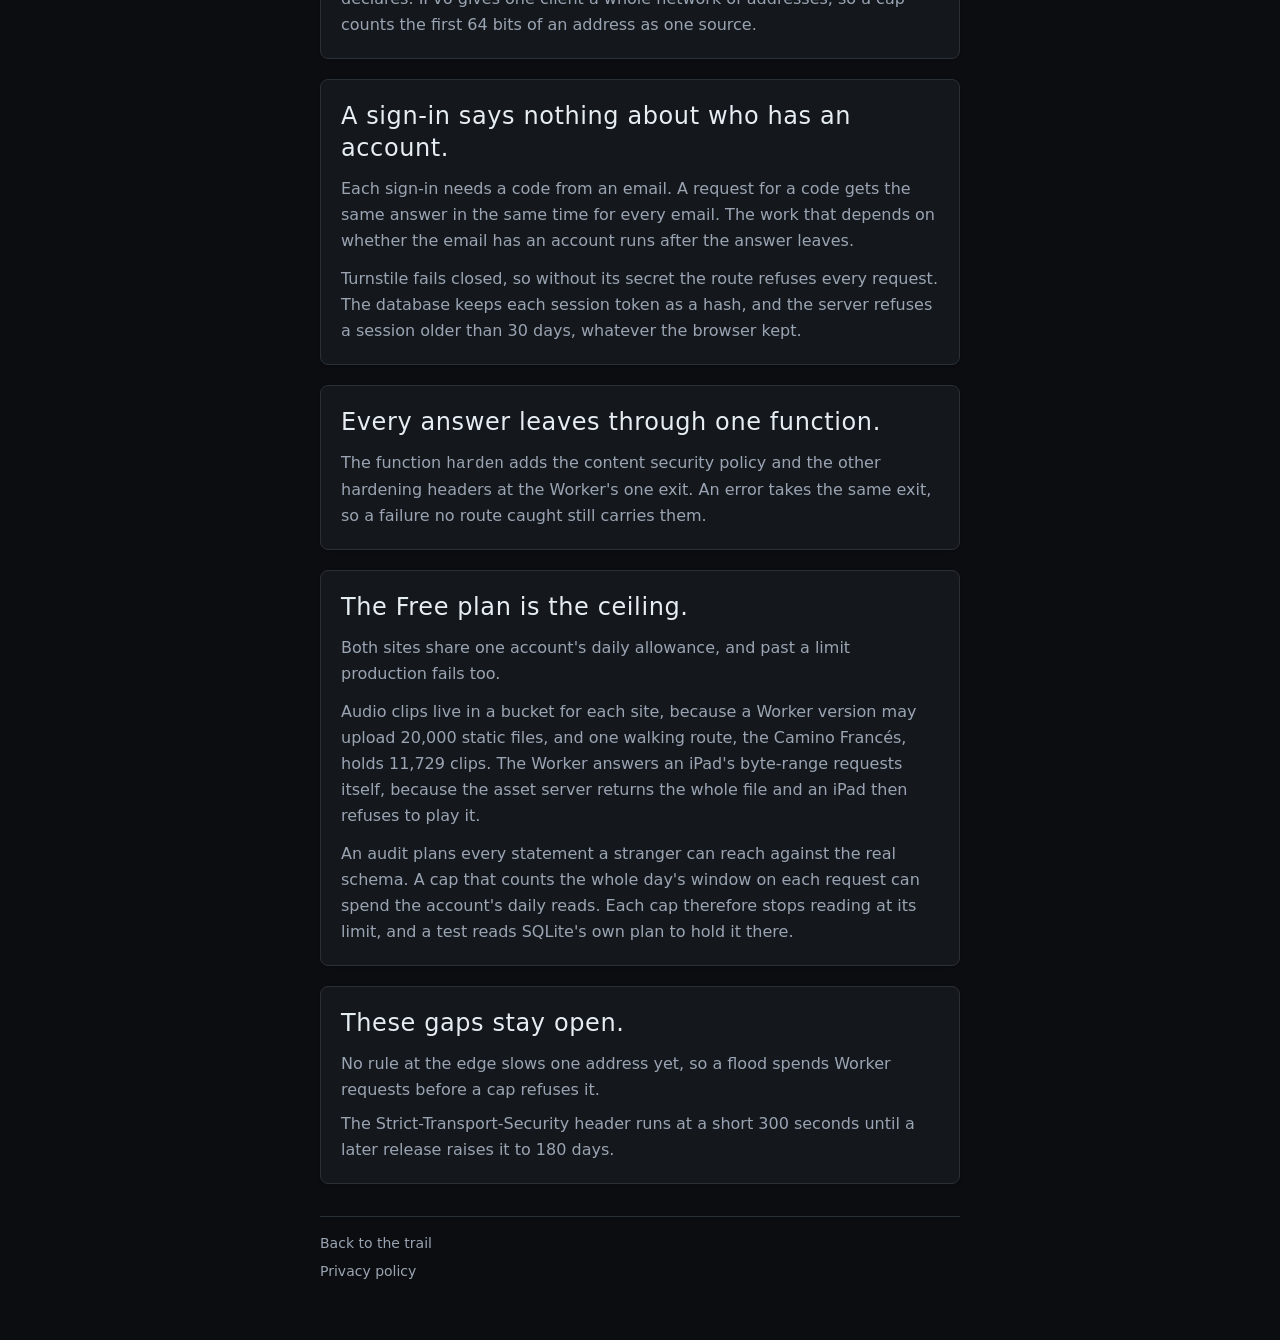
<file: thetrail/architecture-worker/index.html>
<!doctype html>
<html lang="en">
<head>
<meta charset="utf-8">
<meta name="viewport" content="width=device-width, initial-scale=1">
<title>The Worker and its gates | thetrail</title>
<meta name="robots" content="noindex, nofollow">
<link rel="icon" href="../favicon.svg" type="image/svg+xml">
<link rel="stylesheet" href="../assets/styles.css">
</head>
<body class="bg-canvas text-ink font-sans" data-page="architecture-worker">
<a class="sr-only focus:not-sr-only focus:absolute focus:top-2 focus:left-2 focus:bg-surface-hi focus:px-3 focus:py-2 focus:rounded-md" href="#main">Skip to content</a>

<div class="max-w-2xl mx-auto p-4 pb-16">
  <header class="masthead">
    <a class="text-xl tracking-wide" href="https://thetrail.online/">thetrail</a>
    <nav class="flex flex-wrap gap-x-4 gap-y-1 text-sm text-ink-mute">
      <a class="hover:text-ink" href="../architecture/">Overview</a>
      <a class="hover:text-ink" href="../architecture-worker/" aria-current="page">The Worker</a>
      <a class="hover:text-ink" href="../architecture-content/">Packs</a>
      <a class="hover:text-ink" href="../architecture-releases/">Releases</a>
      <a class="hover:text-ink" href="../architecture-history/">History</a>
    </nav>
  </header>

  <main id="main">
    <section class="py-8">
      <p class="font-mono text-ink-mute text-xs uppercase tracking-widest mb-4">Architecture</p>
      <h1 class="text-4xl font-normal tracking-wide leading-tight mb-4">The Worker and its gates</h1>
      <p class="text-ink-mute text-lg leading-relaxed">One Worker answers every route and every page of a site. Its source is <code>src/index.ts</code> and the modules beside it.</p>
    </section>

    <section class="card">
      <h2 class="text-2xl font-normal tracking-wide mb-3">Every route declares a gate.</h2>
      <div class="space-y-3 text-ink-mute leading-relaxed">
        <p><code>ROUTES</code> lists every route the Worker answers and the gate on each. The gate runs before the handler, so a route's posture is one field anyone can read.</p>
      </div>
      <ul class="mt-4 space-y-2 text-ink-mute leading-relaxed">
        <li>The <span class="text-ink">public</span> gate admits anyone, and the route must state its reason in writing.</li>
        <li>The <span class="text-ink">session</span> gate admits a signed-in user whose account is open.</li>
        <li>The <span class="text-ink">test-token</span> gate admits a token that a deploy armed on the test site. Production answers it with a 404.</li>
        <li>The <span class="text-ink">operator</span> gate admits the site's owner, signed in with GitHub. Anyone else receives the same bytes as a page that does not exist, and each deploy's smoke check compares the two.</li>
      </ul>
      <div class="space-y-3 text-ink-mute leading-relaxed mt-4">
        <p>A test holds the public routes to a closed list. Opening one takes an edit in two files, so the diff shows the public surface growing.</p>
      </div>
    </section>

    <section class="card">
      <h2 class="text-2xl font-normal tracking-wide mb-3">The Worker runs first for every page.</h2>
      <div class="space-y-3 text-ink-mute leading-relaxed">
        <p>Cloudflare's asset server answers a static file without running the Worker. That speed suits a script or a picture, and it would hand a gated page to anyone who asked. The list <code>run_worker_first</code> in <code>wrangler.jsonc</code> therefore names each page and each gated path, and it leaves the bundle's scripts and pictures to the asset server. Those files cost none of the Free plan's 100,000 daily requests.</p>
        <p>The Worker then writes each page opened to a visit log of its own, after the answer has gone. A failed write records its reason and never reaches the visitor. The log sets no cookie, and for a signed-in learner it keeps no place finer than the country.</p>
      </div>
    </section>

    <section class="card">
      <h2 class="text-2xl font-normal tracking-wide mb-3">Every cap has a name.</h2>
      <div class="space-y-3 text-ink-mute leading-relaxed">
        <p>A cap is a named constant, and the code reads it before the write.</p>
      </div>
      <ul class="mt-4 space-y-2 text-ink-mute leading-relaxed" data-testid="named-caps">
        <li>A network may ask for five sign-in codes in an hour.</li>
        <li>Code checks stop at ten an hour for an email address and thirty for a network.</li>
        <li>An account may send sixty reports of something wrong on the walk in a day, and all accounts together may send two thousand.</li>
        <li>The visit log records 20,000 visits in a day and counts 2,500 more by hour and place. It drops any visit beyond those 22,500.</li>
      </ul>
      <div class="space-y-3 text-ink-mute leading-relaxed mt-4">
        <p>Each visit writes two rows, so a flood costs the log no more than 45,000 rows a day, under the 100,000 the account's database allows. Each route also stops reading a body at its own limit, whatever length the request declares. IPv6 gives one client a whole network of addresses, so a cap counts the first 64 bits of an address as one source.</p>
      </div>
    </section>

    <section class="card">
      <h2 class="text-2xl font-normal tracking-wide mb-3">A sign-in says nothing about who has an account.</h2>
      <div class="space-y-3 text-ink-mute leading-relaxed">
        <p>Each sign-in needs a code from an email. A request for a code gets the same answer in the same time for every email. The work that depends on whether the email has an account runs after the answer leaves.</p>
        <p>Turnstile fails closed, so without its secret the route refuses every request. The database keeps each session token as a hash, and the server refuses a session older than 30 days, whatever the browser kept.</p>
      </div>
    </section>

    <section class="card">
      <h2 class="text-2xl font-normal tracking-wide mb-3">Every answer leaves through one function.</h2>
      <div class="space-y-3 text-ink-mute leading-relaxed">
        <p>The function <code>harden</code> adds the content security policy and the other hardening headers at the Worker's one exit. An error takes the same exit, so a failure no route caught still carries them.</p>
      </div>
    </section>

    <section class="card">
      <h2 class="text-2xl font-normal tracking-wide mb-3">The Free plan is the ceiling.</h2>
      <div class="space-y-3 text-ink-mute leading-relaxed">
        <p>Both sites share one account's daily allowance, and past a limit production fails too.</p>
        <p>Audio clips live in a bucket for each site, because a Worker version may upload 20,000 static files, and one walking route, the Camino Francés, holds 11,729 clips. The Worker answers an iPad's byte-range requests itself, because the asset server returns the whole file and an iPad then refuses to play it.</p>
        <p>An audit plans every statement a stranger can reach against the real schema. A cap that counts the whole day's window on each request can spend the account's daily reads. Each cap therefore stops reading at its limit, and a test reads SQLite's own plan to hold it there.</p>
      </div>
    </section>

    <section class="card">
      <h2 class="text-2xl font-normal tracking-wide mb-3">These gaps stay open.</h2>
      <ul class="space-y-2 text-ink-mute leading-relaxed">
        <li>No rule at the edge slows one address yet, so a flood spends Worker requests before a cap refuses it.</li>
        <li>The Strict-Transport-Security header runs at a short 300 seconds until a later release raises it to 180 days.</li>
      </ul>
    </section>
  </main>

  <footer class="mt-8 pt-4 border-t border-line text-sm text-ink-mute space-y-2">
    <p><a class="hover:text-ink" href="https://thetrail.online/">Back to the trail</a></p>
    <p><a class="hover:text-ink" href="https://thetrail.online/privacy">Privacy policy</a></p>
  </footer>
</div>
</body>
</html>
</file>
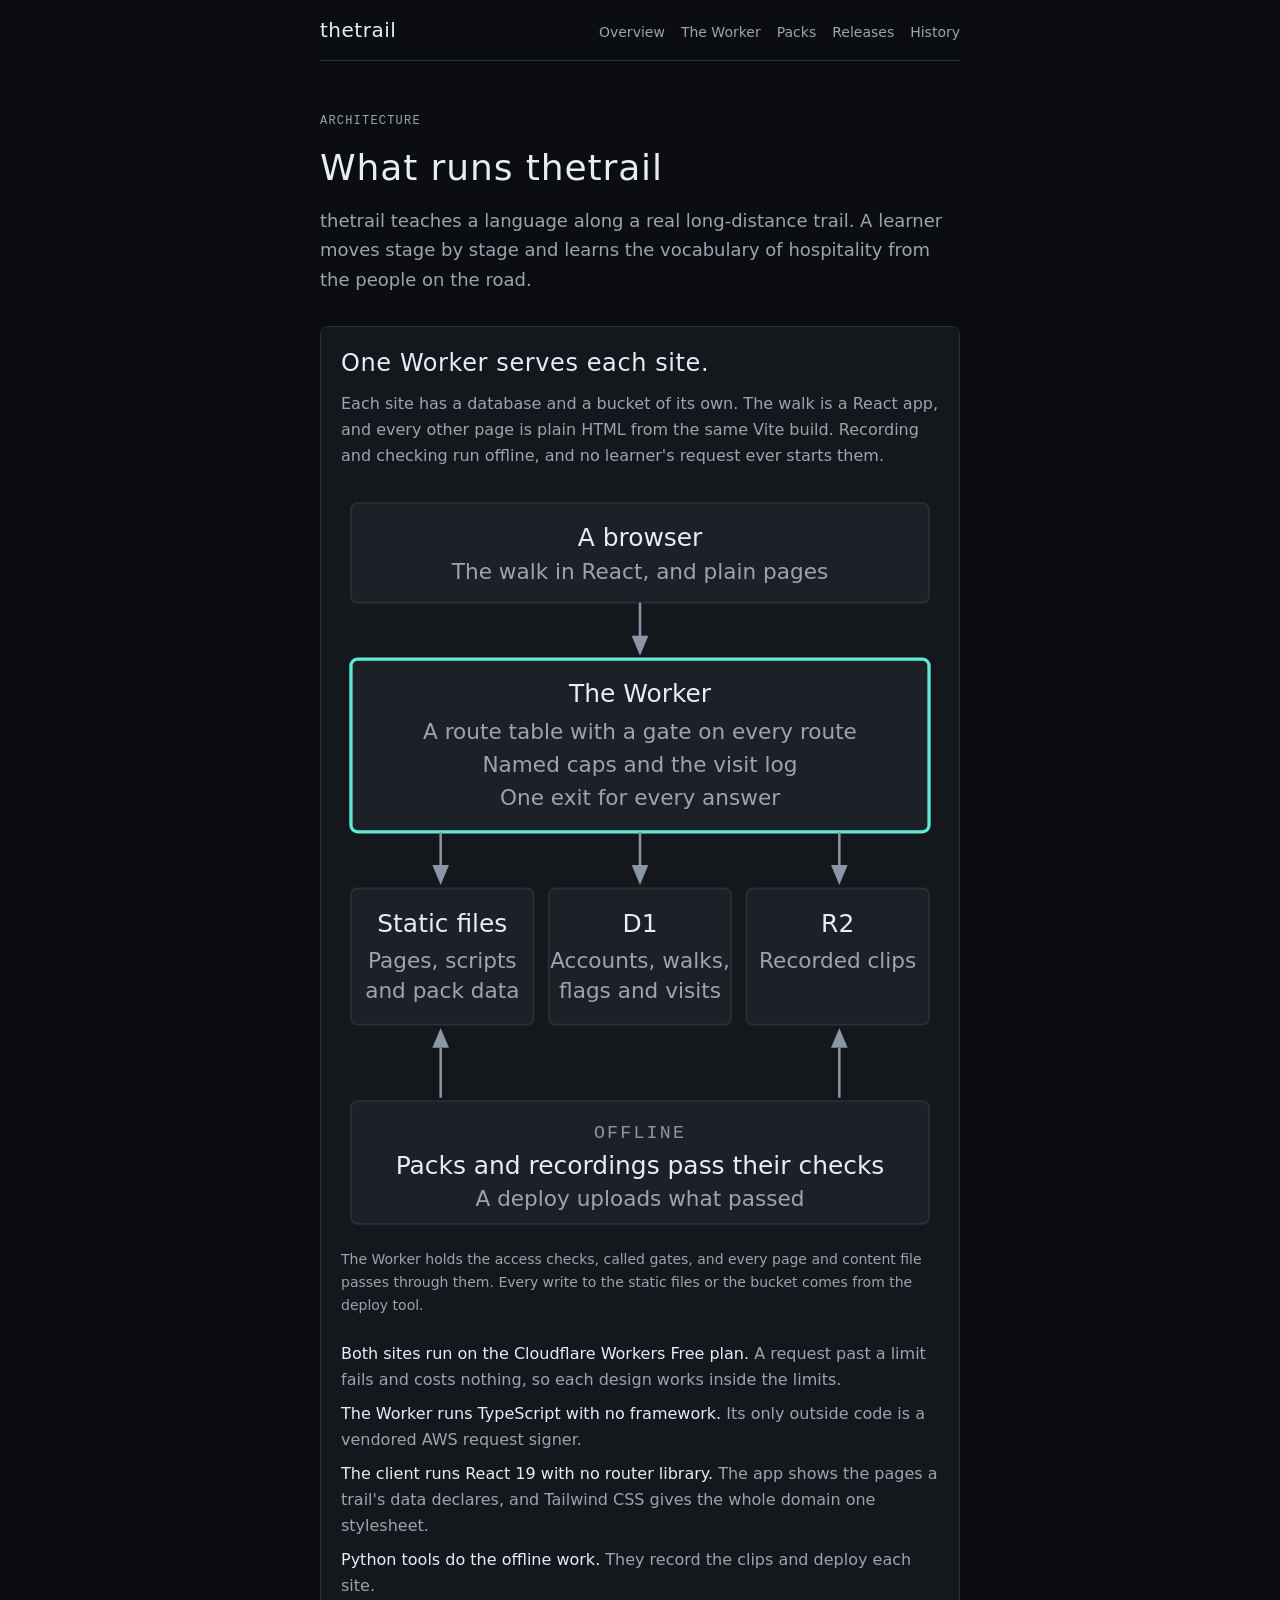
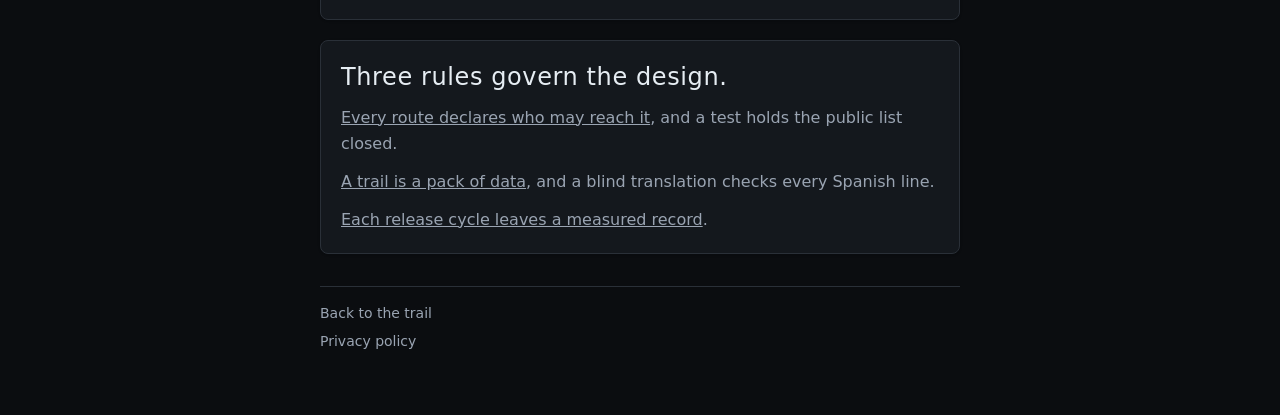
<file: thetrail/architecture/index.html>
<!doctype html>
<html lang="en">
<head>
<meta charset="utf-8">
<meta name="viewport" content="width=device-width, initial-scale=1">
<title>Architecture | thetrail</title>
<meta name="robots" content="noindex, nofollow">
<link rel="icon" href="../favicon.svg" type="image/svg+xml">
<link rel="stylesheet" href="../assets/styles.css">
</head>
<body class="bg-canvas text-ink font-sans" data-page="architecture">
<a class="sr-only focus:not-sr-only focus:absolute focus:top-2 focus:left-2 focus:bg-surface-hi focus:px-3 focus:py-2 focus:rounded-md" href="#main">Skip to content</a>

<div class="max-w-2xl mx-auto p-4 pb-16">
  <header class="masthead">
    <a class="text-xl tracking-wide" href="https://thetrail.online/">thetrail</a>
    <nav class="flex flex-wrap gap-x-4 gap-y-1 text-sm text-ink-mute">
      <a class="hover:text-ink" href="../architecture/" aria-current="page">Overview</a>
      <a class="hover:text-ink" href="../architecture-worker/">The Worker</a>
      <a class="hover:text-ink" href="../architecture-content/">Packs</a>
      <a class="hover:text-ink" href="../architecture-releases/">Releases</a>
      <a class="hover:text-ink" href="../architecture-history/">History</a>
    </nav>
  </header>

  <main id="main">
    <section class="py-8">
      <p class="font-mono text-ink-mute text-xs uppercase tracking-widest mb-4">Architecture</p>
      <h1 class="text-4xl font-normal tracking-wide leading-tight mb-4">What runs thetrail</h1>
      <p class="text-ink-mute text-lg leading-relaxed">thetrail teaches a language along a real long-distance trail. A learner moves stage by stage and learns the vocabulary of hospitality from the people on the road.</p>
    </section>

    <section class="card">
      <h2 class="text-2xl font-normal tracking-wide mb-3">One Worker serves each site.</h2>
      <div class="space-y-3 text-ink-mute leading-relaxed">
        <p>Each site has a database and a bucket of its own. The walk is a React app, and every other page is plain HTML from the same Vite build. Recording and checking run offline, and no learner's request ever starts them.</p>
      </div>

      <figure class="figure">
        <svg viewBox="0 0 360 450" role="img" aria-labelledby="system-title system-desc">
          <title id="system-title">The system on one page</title>
          <desc id="system-desc">A browser reaches one Cloudflare Worker, which holds the route table, the gates
          and the visit log. The Worker reads static pages from the asset server, accounts and walks from a
          D1 database, and recorded clips from an R2 bucket. Offline, packs and recordings pass their checks,
          and a deploy uploads what passed.</desc>

          <rect class="d-box" x="6" y="6" width="348" height="60" rx="4"/>
          <text class="d-label" x="180" y="32" text-anchor="middle">A browser</text>
          <text class="d-sub" x="180" y="52" text-anchor="middle">The walk in React, and plain pages</text>

          <path class="d-arrow" d="M 180 66 L 180 86"/>
          <path class="d-head" d="M 180 98 L 175 86 L 185 86 Z"/>

          <rect class="d-gate" x="6" y="100" width="348" height="104" rx="4"/>
          <text class="d-label" x="180" y="126" text-anchor="middle">The Worker</text>
          <text class="d-sub" x="180" y="148" text-anchor="middle">A route table with a gate on every route</text>
          <text class="d-sub" x="180" y="168" text-anchor="middle">Named caps and the visit log</text>
          <text class="d-sub" x="180" y="188" text-anchor="middle">One exit for every answer</text>

          <path class="d-arrow" d="M 60 204 L 60 224"/>
          <path class="d-head" d="M 60 236 L 55 224 L 65 224 Z"/>
          <path class="d-arrow" d="M 180 204 L 180 224"/>
          <path class="d-head" d="M 180 236 L 175 224 L 185 224 Z"/>
          <path class="d-arrow" d="M 300 204 L 300 224"/>
          <path class="d-head" d="M 300 236 L 295 224 L 305 224 Z"/>

          <rect class="d-box" x="6" y="238" width="110" height="82" rx="4"/>
          <text class="d-label" x="61" y="264" text-anchor="middle">Static files</text>
          <text class="d-sub" x="61" y="286" text-anchor="middle">Pages, scripts</text>
          <text class="d-sub" x="61" y="304" text-anchor="middle">and pack data</text>

          <rect class="d-box" x="125" y="238" width="110" height="82" rx="4"/>
          <text class="d-label" x="180" y="264" text-anchor="middle">D1</text>
          <text class="d-sub" x="180" y="286" text-anchor="middle">Accounts, walks,</text>
          <text class="d-sub" x="180" y="304" text-anchor="middle">flags and visits</text>

          <rect class="d-box" x="244" y="238" width="110" height="82" rx="4"/>
          <text class="d-label" x="299" y="264" text-anchor="middle">R2</text>
          <text class="d-sub" x="299" y="286" text-anchor="middle">Recorded clips</text>

          <path class="d-arrow" d="M 60 364 L 60 334"/>
          <path class="d-head" d="M 60 322 L 55 334 L 65 334 Z"/>
          <path class="d-arrow" d="M 300 364 L 300 334"/>
          <path class="d-head" d="M 300 322 L 295 334 L 305 334 Z"/>

          <rect class="d-box" x="6" y="366" width="348" height="74" rx="4"/>
          <text class="d-cap" x="180" y="388" text-anchor="middle">OFFLINE</text>
          <text class="d-label" x="180" y="410" text-anchor="middle">Packs and recordings pass their checks</text>
          <text class="d-sub" x="180" y="429" text-anchor="middle">A deploy uploads what passed</text>
        </svg>
        <figcaption>The Worker holds the access checks, called gates, and every page and content file passes through them. Every write to the static files or the bucket comes from the deploy tool.</figcaption>
      </figure>

      <ul class="mt-4 space-y-2 text-ink-mute leading-relaxed">
        <li><span class="text-ink">Both sites run on the Cloudflare Workers Free plan.</span> A request past a limit fails and costs nothing, so each design works inside the limits.</li>
        <li><span class="text-ink">The Worker runs TypeScript with no framework.</span> Its only outside code is a vendored AWS request signer.</li>
        <li><span class="text-ink">The client runs React 19 with no router library.</span> The app shows the pages a trail's data declares, and Tailwind CSS gives the whole domain one stylesheet.</li>
        <li><span class="text-ink">Python tools do the offline work.</span> They record the clips and deploy each site.</li>
      </ul>
    </section>

    <section class="card">
      <h2 class="text-2xl font-normal tracking-wide mb-3">Three rules govern the design.</h2>
      <ul class="space-y-3 text-ink-mute leading-relaxed">
        <li><a class="underline hover:text-ink" href="../architecture-worker/">Every route declares who may reach it</a>, and a test holds the public list closed.</li>
        <li><a class="underline hover:text-ink" href="../architecture-content/">A trail is a pack of data</a>, and a blind translation checks every Spanish line.</li>
        <li><a class="underline hover:text-ink" href="../architecture-releases/">Each release cycle leaves a measured record</a>.</li>
      </ul>
    </section>
  </main>

  <footer class="mt-8 pt-4 border-t border-line text-sm text-ink-mute space-y-2">
    <p><a class="hover:text-ink" href="https://thetrail.online/">Back to the trail</a></p>
    <p><a class="hover:text-ink" href="https://thetrail.online/privacy">Privacy policy</a></p>
  </footer>
</div>
</body>
</html>
</file>
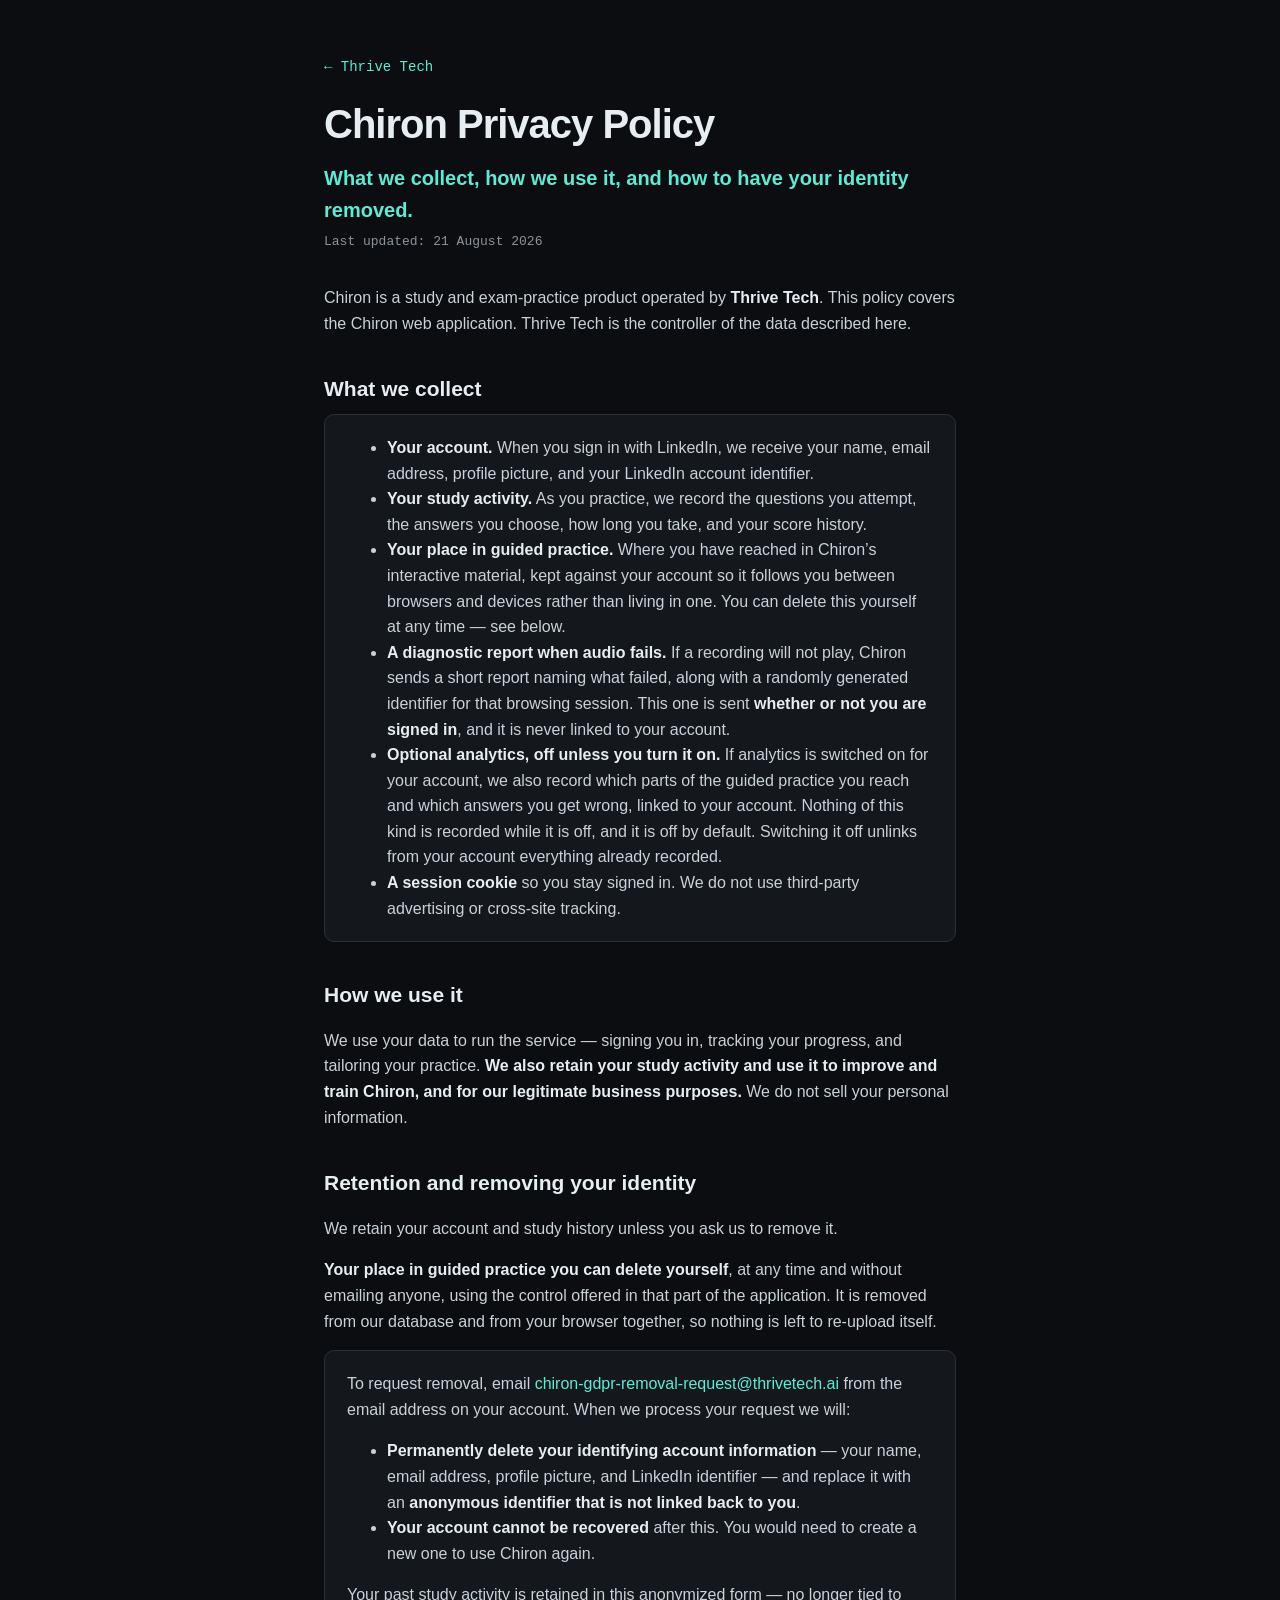
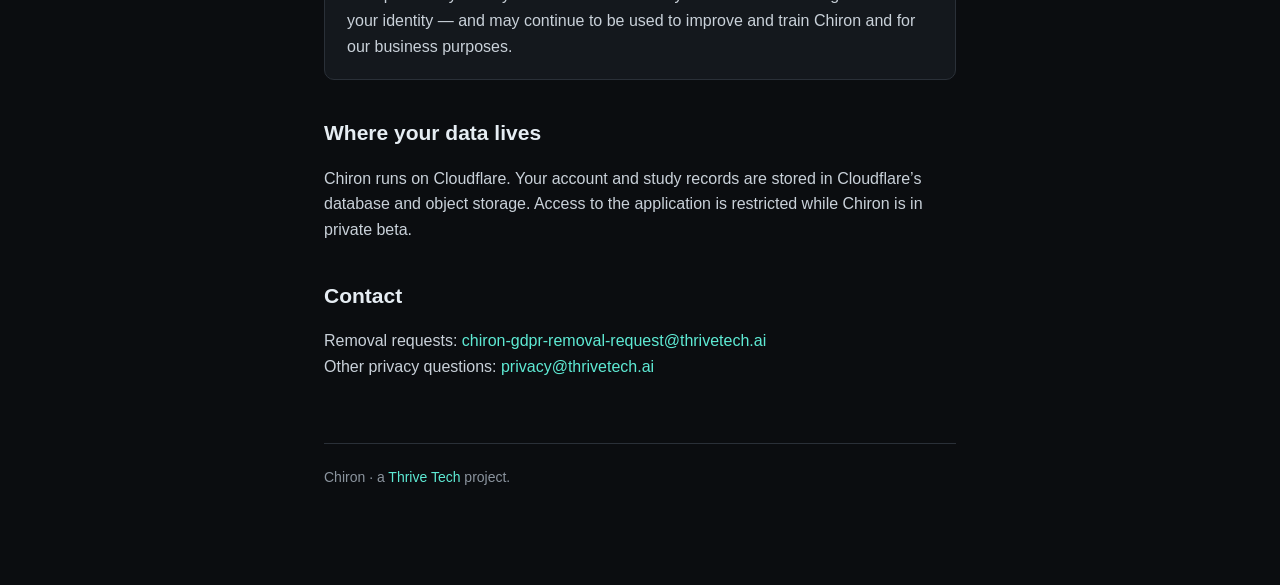
<file: chiron/privacy.html>
<!DOCTYPE html>
<html lang="en">
<head>
  <meta charset="utf-8">
  <meta name="viewport" content="width=device-width, initial-scale=1">
  <title>Chiron Privacy Policy</title>
  <meta name="description" content="How Chiron handles your account and study data: what we collect, how we use it, and how to have your identifying information removed.">
  <meta property="og:title" content="Chiron Privacy Policy">
  <meta property="og:description" content="How Chiron handles your account and study data.">
  <meta property="og:url" content="https://thrivetech.ai/chiron/privacy.html">
  <meta property="og:type" content="website">
  <style>
    :root {
      --bg: #0b0d10; --surface: #14181d; --border: #2a3038;
      --text: #e6edf3; --muted: #8b949e; --accent: #5eead4;
      --mono: "SFMono-Regular", Consolas, "Liberation Mono", Menlo, monospace;
    }
    * { box-sizing: border-box; }
    html, body { margin: 0; padding: 0; background: var(--bg); color: var(--text);
      font-family: -apple-system, BlinkMacSystemFont, "Segoe UI", Roboto, "Helvetica Neue", Arial, sans-serif;
      line-height: 1.6; -webkit-font-smoothing: antialiased; }
    a { color: var(--accent); text-decoration: none; }
    a:hover { text-decoration: underline; }
    main { max-width: 680px; margin: 0 auto; padding: 56px 24px 96px; }
    .back { font-family: var(--mono); font-size: 14px; color: var(--muted); }
    h1 { font-size: 40px; letter-spacing: -1px; margin: 14px 0 6px; }
    .lede { font-size: 20px; color: var(--accent); margin: 0 0 6px; font-weight: 600; }
    .updated { font-family: var(--mono); font-size: 13px; color: var(--muted); margin: 0 0 32px; }
    h2 { font-size: 21px; margin: 36px 0 8px; }
    p, li { color: #c9d1d9; }
    strong { color: var(--text); }
    .card { background: var(--surface); border: 1px solid var(--border); border-radius: 10px; padding: 4px 22px; }
    code { font-family: var(--mono); background: var(--surface); border: 1px solid var(--border);
           border-radius: 5px; padding: 1px 6px; font-size: 14px; }
    footer { margin-top: 64px; padding-top: 22px; border-top: 1px solid var(--border); color: var(--muted); font-size: 14px; }
  </style>
</head>
<body>
<main>
  <div class="back"><a href="https://thrivetech.ai">&larr; Thrive Tech</a></div>
  <h1>Chiron Privacy Policy</h1>
  <p class="lede">What we collect, how we use it, and how to have your identity removed.</p>
  <p class="updated">Last updated: 21 August 2026</p>

  <p>Chiron is a study and exam-practice product operated by <strong>Thrive Tech</strong>. This policy covers the Chiron web application. Thrive Tech is the controller of the data described here.</p>

  <h2>What we collect</h2>
  <div class="card">
    <ul>
      <li><strong>Your account.</strong> When you sign in with LinkedIn, we receive your name, email address, profile picture, and your LinkedIn account identifier.</li>
      <li><strong>Your study activity.</strong> As you practice, we record the questions you attempt, the answers you choose, how long you take, and your score history.</li>
      <li><strong>Your place in guided practice.</strong> Where you have reached in Chiron&rsquo;s interactive material, kept against your account so it follows you between browsers and devices rather than living in one. You can delete this yourself at any time &mdash; see below.</li>
      <li><strong>A diagnostic report when audio fails.</strong> If a recording will not play, Chiron sends a short report naming what failed, along with a randomly generated identifier for that browsing session. This one is sent <strong>whether or not you are signed in</strong>, and it is never linked to your account.</li>
      <li><strong>Optional analytics, off unless you turn it on.</strong> If analytics is switched on for your account, we also record which parts of the guided practice you reach and which answers you get wrong, linked to your account. Nothing of this kind is recorded while it is off, and it is off by default. Switching it off unlinks from your account everything already recorded.</li>
      <li><strong>A session cookie</strong> so you stay signed in. We do not use third-party advertising or cross-site tracking.</li>
    </ul>
  </div>

  <h2>How we use it</h2>
  <p>We use your data to run the service &mdash; signing you in, tracking your progress, and tailoring your practice. <strong>We also retain your study activity and use it to improve and train Chiron, and for our legitimate business purposes.</strong> We do not sell your personal information.</p>

  <h2>Retention and removing your identity</h2>
  <p>We retain your account and study history unless you ask us to remove it.</p>
  <p><strong>Your place in guided practice you can delete yourself</strong>, at any time and without emailing anyone, using the control offered in that part of the application. It is removed from our database and from your browser together, so nothing is left to re-upload itself.</p>
  <div class="card">
    <p>To request removal, email <a href="mailto:chiron-gdpr-removal-request@thrivetech.ai">chiron-gdpr-removal-request@thrivetech.ai</a> from the email address on your account. When we process your request we will:</p>
    <ul>
      <li><strong>Permanently delete your identifying account information</strong> &mdash; your name, email address, profile picture, and LinkedIn identifier &mdash; and replace it with an <strong>anonymous identifier that is not linked back to you</strong>.</li>
      <li><strong>Your account cannot be recovered</strong> after this. You would need to create a new one to use Chiron again.</li>
    </ul>
    <p>Your past study activity is retained in this anonymized form &mdash; no longer tied to your identity &mdash; and may continue to be used to improve and train Chiron and for our business purposes.</p>
  </div>

  <h2>Where your data lives</h2>
  <p>Chiron runs on Cloudflare. Your account and study records are stored in Cloudflare&rsquo;s database and object storage. Access to the application is restricted while Chiron is in private beta.</p>

  <h2>Contact</h2>
  <p>Removal requests: <a href="mailto:chiron-gdpr-removal-request@thrivetech.ai">chiron-gdpr-removal-request@thrivetech.ai</a><br>
  Other privacy questions: <a href="mailto:privacy@thrivetech.ai">privacy@thrivetech.ai</a></p>

  <footer>Chiron &middot; a <a href="https://thrivetech.ai">Thrive Tech</a> project.</footer>
</main>
</body>
</html>
</file>
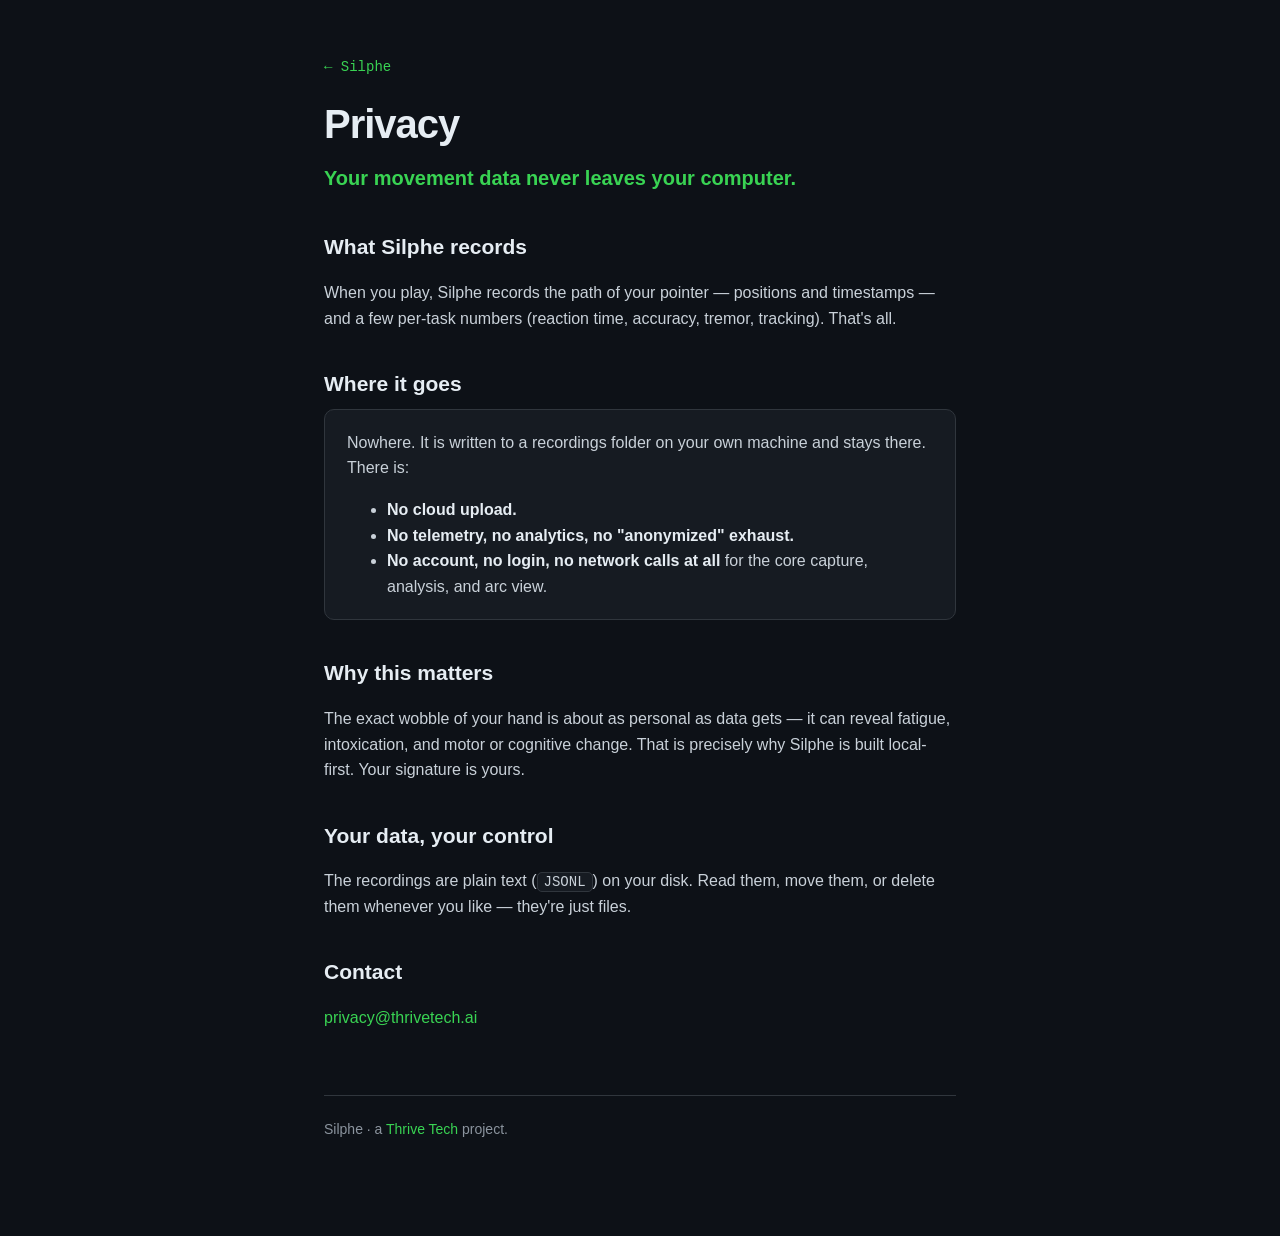
<file: silphe/privacy.html>
<!DOCTYPE html>
<html lang="en">
<head>
  <meta charset="utf-8">
  <meta name="viewport" content="width=device-width, initial-scale=1">
  <title>Silphe Privacy &mdash; your movement data never leaves your computer</title>
  <meta name="description" content="Silphe is local-first. Your pointer-movement recordings are written to your own machine and stay there — no cloud, no telemetry, no account, no network calls.">
  <meta property="og:title" content="Silphe Privacy">
  <meta property="og:description" content="Your movement data never leaves your computer.">
  <meta property="og:url" content="https://thrivetech.ai/silphe/privacy.html">
  <meta property="og:type" content="website">
  <style>
    :root {
      --bg: #0d1117; --surface: #161b22; --border: #30363d;
      --text: #e6edf3; --muted: #8b949e; --green: #39d353;
      --mono: "SFMono-Regular", Consolas, "Liberation Mono", Menlo, monospace;
    }
    * { box-sizing: border-box; }
    html, body { margin: 0; padding: 0; background: var(--bg); color: var(--text);
      font-family: -apple-system, BlinkMacSystemFont, "Segoe UI", Roboto, "Helvetica Neue", Arial, sans-serif;
      line-height: 1.6; -webkit-font-smoothing: antialiased; }
    a { color: var(--green); text-decoration: none; }
    a:hover { text-decoration: underline; }
    main { max-width: 680px; margin: 0 auto; padding: 56px 24px 96px; }
    .back { font-family: var(--mono); font-size: 14px; color: var(--muted); }
    h1 { font-size: 40px; letter-spacing: -1px; margin: 14px 0 6px; }
    .lede { font-size: 20px; color: var(--green); margin: 0 0 32px; font-weight: 600; }
    h2 { font-size: 21px; margin: 36px 0 8px; }
    p, li { color: #c9d1d9; }
    strong { color: var(--text); }
    .card { background: var(--surface); border: 1px solid var(--border); border-radius: 10px; padding: 4px 22px; }
    code { font-family: var(--mono); background: var(--surface); border: 1px solid var(--border);
           border-radius: 5px; padding: 1px 6px; font-size: 14px; }
    footer { margin-top: 64px; padding-top: 22px; border-top: 1px solid var(--border); color: var(--muted); font-size: 14px; }
  </style>
</head>
<body>
<main>
  <div class="back"><a href="index.html">&larr; Silphe</a></div>
  <h1>Privacy</h1>
  <p class="lede">Your movement data never leaves your computer.</p>

  <h2>What Silphe records</h2>
  <p>When you play, Silphe records the path of your pointer &mdash; positions and timestamps &mdash; and a few per-task numbers (reaction time, accuracy, tremor, tracking). That's all.</p>

  <h2>Where it goes</h2>
  <div class="card">
    <p>Nowhere. It is written to a recordings folder on your own machine and stays there. There is:</p>
    <ul>
      <li><strong>No cloud upload.</strong></li>
      <li><strong>No telemetry, no analytics, no "anonymized" exhaust.</strong></li>
      <li><strong>No account, no login, no network calls at all</strong> for the core capture, analysis, and arc view.</li>
    </ul>
  </div>

  <h2>Why this matters</h2>
  <p>The exact wobble of your hand is about as personal as data gets &mdash; it can reveal fatigue, intoxication, and motor or cognitive change. That is precisely why Silphe is built local-first. Your signature is yours.</p>

  <h2>Your data, your control</h2>
  <p>The recordings are plain text (<code>JSONL</code>) on your disk. Read them, move them, or delete them whenever you like &mdash; they're just files.</p>

  <h2>Contact</h2>
  <p><a href="mailto:privacy@thrivetech.ai">privacy@thrivetech.ai</a></p>

  <footer>Silphe &middot; a <a href="https://thrivetech.ai">Thrive Tech</a> project.</footer>
</main>
</body>
</html>
</file>
<file: thetrail/assets/styles.css>
@layer properties{@supports (((-webkit-hyphens:none)) and (not (margin-trim:inline))) or ((-moz-orient:inline) and (not (color:rgb(from red r g b)))){*,:before,:after,::backdrop{--tw-rotate-x:initial;--tw-rotate-y:initial;--tw-rotate-z:initial;--tw-skew-x:initial;--tw-skew-y:initial;--tw-space-y-reverse:0;--tw-border-style:solid;--tw-leading:initial;--tw-font-weight:initial;--tw-tracking:initial;--tw-ordinal:initial;--tw-slashed-zero:initial;--tw-numeric-figure:initial;--tw-numeric-spacing:initial;--tw-numeric-fraction:initial;--tw-shadow:0 0 #0000;--tw-shadow-color:initial;--tw-shadow-alpha:100%;--tw-inset-shadow:0 0 #0000;--tw-inset-shadow-color:initial;--tw-inset-shadow-alpha:100%;--tw-ring-color:initial;--tw-ring-shadow:0 0 #0000;--tw-inset-ring-color:initial;--tw-inset-ring-shadow:0 0 #0000;--tw-ring-inset:initial;--tw-ring-offset-width:0px;--tw-ring-offset-color:#fff;--tw-ring-offset-shadow:0 0 #0000;--tw-outline-style:solid;--tw-blur:initial;--tw-brightness:initial;--tw-contrast:initial;--tw-grayscale:initial;--tw-hue-rotate:initial;--tw-invert:initial;--tw-opacity:initial;--tw-saturate:initial;--tw-sepia:initial;--tw-drop-shadow:initial;--tw-drop-shadow-color:initial;--tw-drop-shadow-alpha:100%;--tw-drop-shadow-size:initial}}}@layer theme{:root,:host{--font-sans:ui-sans-serif, system-ui, -apple-system, "Segoe UI", Roboto, sans-serif;--font-mono:ui-monospace, "JetBrains Mono", SFMono-Regular, Menlo, monospace;--spacing:.25rem;--container-md:28rem;--container-2xl:42rem;--text-xs:.75rem;--text-xs--line-height:calc(1 / .75);--text-sm:.875rem;--text-sm--line-height:calc(1.25 / .875);--text-base:1rem;--text-base--line-height: 1.5 ;--text-lg:1.125rem;--text-lg--line-height:calc(1.75 / 1.125);--text-xl:1.25rem;--text-xl--line-height:calc(1.75 / 1.25);--text-2xl:1.5rem;--text-2xl--line-height:calc(2 / 1.5);--text-3xl:1.875rem;--text-3xl--line-height: 1.2 ;--text-4xl:2.25rem;--text-4xl--line-height:calc(2.5 / 2.25);--text-5xl:3rem;--text-5xl--line-height:1;--font-weight-normal:400;--font-weight-medium:500;--font-weight-semibold:600;--font-weight-bold:700;--tracking-wide:.025em;--tracking-widest:.1em;--leading-tight:1.25;--leading-relaxed:1.625;--radius-sm:.25rem;--radius-md:.375rem;--radius-lg:.5rem;--default-transition-duration:.15s;--default-transition-timing-function:cubic-bezier(.4, 0, .2, 1);--default-font-family:var(--font-sans);--default-mono-font-family:var(--font-mono);--color-canvas:#0b0d10;--color-surface:#14181d;--color-surface-hi:#1c2127;--color-line:#2a3038;--color-ink:#e6edf3;--color-ink-mute:#9aa4b2;--color-ink-dim:#8b97a6;--color-accent:#5eead4;--color-warn:#fbbf24;--color-danger:#f87171;--color-ok:#4ade80}}@layer base{*,:after,:before,::backdrop{box-sizing:border-box;border:0 solid;margin:0;padding:0}::file-selector-button{box-sizing:border-box;border:0 solid;margin:0;padding:0}html,:host{-webkit-text-size-adjust:100%;tab-size:4;line-height:1.5;font-family:var(--default-font-family,-apple-system, BlinkMacSystemFont, "Segoe UI", Roboto, "Helvetica Neue", "Noto Sans", Arial, sans-serif, "Apple Color Emoji", "Segoe UI Emoji", "Segoe UI Symbol", "Noto Color Emoji");font-feature-settings:var(--default-font-feature-settings,normal);font-variation-settings:var(--default-font-variation-settings,normal);-webkit-tap-highlight-color:transparent}hr{height:0;color:inherit;border-top-width:1px}abbr:where([title]){-webkit-text-decoration:underline dotted;text-decoration:underline dotted}h1,h2,h3,h4,h5,h6{font-size:inherit;font-weight:inherit}a{color:inherit;-webkit-text-decoration:inherit;text-decoration:inherit}b,strong{font-weight:bolder}code,kbd,samp,pre{font-family:var(--default-mono-font-family,ui-monospace, SFMono-Regular, Menlo, Monaco, Consolas, "Liberation Mono", "Courier New", monospace);font-feature-settings:var(--default-mono-font-feature-settings,normal);font-variation-settings:var(--default-mono-font-variation-settings,normal);font-size:1em}small{font-size:80%}sub,sup{vertical-align:baseline;font-size:75%;line-height:0;position:relative}sub{bottom:-.25em}sup{top:-.5em}table{text-indent:0;border-color:inherit;border-collapse:collapse}:-moz-focusring:where(:not(iframe)){outline:auto}progress{vertical-align:baseline}summary{display:list-item}ol,ul,menu{list-style:none}img,svg,video,canvas,audio,iframe,embed,object{vertical-align:middle;display:block}img,video{max-width:100%;height:auto}button,input,select,optgroup,textarea{font:inherit;font-feature-settings:inherit;font-variation-settings:inherit;letter-spacing:inherit;color:inherit;opacity:1;background-color:#0000;border-radius:0}::file-selector-button{font:inherit;font-feature-settings:inherit;font-variation-settings:inherit;letter-spacing:inherit;color:inherit;opacity:1;background-color:#0000;border-radius:0}:where(select:is([multiple],[size])) optgroup{font-weight:bolder}:where(select:is([multiple],[size])) optgroup option{padding-inline-start:20px}::file-selector-button{margin-inline-end:4px}::placeholder{opacity:1}@supports (not ((-webkit-appearance:-apple-pay-button))) or (contain-intrinsic-size:1px){::placeholder{color:currentColor}@supports (color:color-mix(in lab,red,red)){::placeholder{color:color-mix(in oklab,currentcolor 50%,transparent)}}}textarea{resize:vertical}::-webkit-search-decoration{-webkit-appearance:none}::-webkit-date-and-time-value{min-height:1lh;text-align:inherit}::-webkit-datetime-edit{display:inline-flex}::-webkit-datetime-edit-fields-wrapper{padding:0}::-webkit-datetime-edit{padding-block:0}::-webkit-datetime-edit-year-field{padding-block:0}::-webkit-datetime-edit-month-field{padding-block:0}::-webkit-datetime-edit-day-field{padding-block:0}::-webkit-datetime-edit-hour-field{padding-block:0}::-webkit-datetime-edit-minute-field{padding-block:0}::-webkit-datetime-edit-second-field{padding-block:0}::-webkit-datetime-edit-millisecond-field{padding-block:0}::-webkit-datetime-edit-meridiem-field{padding-block:0}::-webkit-calendar-picker-indicator{line-height:1}:-moz-ui-invalid{box-shadow:none}button,input:where([type=button],[type=reset],[type=submit]){appearance:button}::file-selector-button{appearance:button}::-webkit-inner-spin-button{height:auto}::-webkit-outer-spin-button{height:auto}[hidden]:where(:not([hidden=until-found])){display:none!important}}@layer components{.app{height:100%;max-width:var(--container-2xl);background-color:var(--color-canvas);padding:calc(var(--spacing) * 4);padding-bottom:calc(var(--spacing) * 16);font-family:var(--font-sans);color:var(--color-ink);margin-inline:auto}.card{margin-bottom:calc(var(--spacing) * 5);border-radius:var(--radius-lg);border-style:var(--tw-border-style);border-width:1px;border-color:var(--color-line);background-color:var(--color-surface);padding:calc(var(--spacing) * 5);--tw-shadow:0 1px 3px 0 var(--tw-shadow-color,#0000001a), 0 1px 2px -1px var(--tw-shadow-color,#0000001a);box-shadow:var(--tw-inset-shadow),var(--tw-inset-ring-shadow),var(--tw-ring-offset-shadow),var(--tw-ring-shadow),var(--tw-shadow)}.masthead{margin-bottom:calc(var(--spacing) * 5);justify-content:space-between;align-items:baseline;gap:calc(var(--spacing) * 3);border-bottom-style:var(--tw-border-style);border-bottom-width:1px;border-color:var(--color-line);padding-bottom:calc(var(--spacing) * 4);display:flex}.masthead h1{font-size:var(--text-2xl);line-height:var(--tw-leading,var(--text-2xl--line-height));--tw-font-weight:var(--font-weight-normal);font-weight:var(--font-weight-normal);--tw-tracking:var(--tracking-wide);letter-spacing:var(--tracking-wide);margin:0}.distance{font-family:var(--font-mono);font-size:var(--text-sm);line-height:var(--tw-leading,var(--text-sm--line-height));color:var(--color-ink-mute)}.map{width:100%;height:auto;display:block}.figure{margin-block:calc(var(--spacing) * 6)}.figure svg{width:100%;height:auto;display:block}.figure figcaption{margin-top:calc(var(--spacing) * 2);font-size:var(--text-sm);line-height:var(--tw-leading,var(--text-sm--line-height));--tw-leading:var(--leading-relaxed);line-height:var(--leading-relaxed);color:var(--color-ink-mute)}.d-box{fill:var(--color-surface-hi);stroke:var(--color-line);stroke-width:1px}.d-gate{fill:var(--color-surface-hi);stroke:var(--color-accent);stroke-width:2px}.d-box-accent{stroke:var(--color-accent);stroke-width:2px}.d-arrow{stroke:var(--color-ink-dim);stroke-width:1.5px;fill:none}.d-head{fill:var(--color-ink-dim)}.d-cap{fill:var(--color-ink-dim);font-family:var(--font-mono);letter-spacing:.12em;font-size:11px}.d-label{fill:var(--color-ink);font-family:var(--font-sans);font-size:15px}.d-sub{fill:var(--color-ink-mute);font-family:var(--font-sans);font-size:13px}.map .route{fill:none;stroke:var(--color-ink-dim);stroke-width:2px;stroke-linecap:round;stroke-linejoin:round}.map .stage{fill:var(--color-ink-mute)}.map .stage.done{fill:var(--color-accent)}.map .walker{fill:var(--color-accent);stroke:var(--color-canvas);stroke-width:2px}.map text{fill:var(--color-ink);font-family:var(--font-mono);font-size:9px}.map text.here{fill:var(--color-accent)}.close-map{margin-top:calc(var(--spacing) * 2);cursor:pointer;border:1px dashed var(--color-accent);border-radius:6px;width:100%;display:block}.map .close-extent{fill:none;stroke:var(--color-accent);stroke-width:1px;stroke-dasharray:3 2}.map-caption{margin-top:calc(var(--spacing) * 3);font-size:var(--text-sm);line-height:var(--tw-leading,var(--text-sm--line-height));color:var(--color-ink-mute);margin-bottom:0}.where-line{text-align:right;font-size:var(--text-sm);line-height:var(--tw-leading,var(--text-sm--line-height));color:var(--color-ink-mute);margin:0 0 0 auto}.where-line:first-child{max-width:var(--container-2xl);padding-inline:calc(var(--spacing) * 4);padding-top:calc(var(--spacing) * 3);margin-inline:auto}.page-tag{right:calc(var(--spacing) * 2);bottom:calc(var(--spacing) * 1.5);z-index:50;background-color:var(--color-canvas);padding-inline:calc(var(--spacing) * 1.5);font-family:var(--font-mono);color:var(--color-ink-dim);border-radius:.25rem;margin:0;font-size:11px;position:fixed}main>footer{padding-bottom:2.5rem}.page-tag>span{-webkit-user-select:all;user-select:all}.item-code{font-family:var(--font-mono);color:var(--color-ink-dim);-webkit-user-select:all;user-select:all;font-size:11px}.quiz-item>.item-code{margin-bottom:calc(var(--spacing) * -2);justify-self:flex-end}.close-map .stretch{stroke-width:3px;stroke-linecap:round}.close-map .stretch.yesterday{stroke:var(--color-accent)}.close-map .stretch.today{stroke:var(--color-ink)}.close-map .stretch.tomorrow{stroke:var(--color-ink-dim);stroke-dasharray:6 5}.close-map .stop{fill:var(--color-ink-mute)}.close-map .walker{fill:var(--color-accent);stroke:var(--color-canvas);stroke-width:2px}.close-map text{fill:var(--color-ink);font-family:var(--font-mono);font-size:11px}.close-map text.here{fill:var(--color-accent)}.journey-map{cursor:pointer;width:100%;height:auto;display:block}.journey-map .route{fill:none;stroke:var(--color-ink-dim);stroke-width:2px;stroke-linecap:round;stroke-linejoin:round}.journey-map .stop{fill:var(--color-ink-mute)}.journey-map .walker,.journey-map .destination{fill:var(--color-accent);stroke:var(--color-canvas);stroke-width:2px}.journey-map .journey-path{fill:none;stroke:var(--color-ink);stroke-width:2.5px;stroke-linecap:round;stroke-dasharray:.5 7}.journey-map .journey-reveal{fill:none;stroke:#fff;stroke-width:12px}.journey-map text{fill:var(--color-accent);font-family:var(--font-mono);font-size:11px}.journey-map .land{fill:var(--color-surface-hi);stroke:var(--color-line);stroke-width:.75px;stroke-linejoin:round}.map-label{cursor:pointer}.map .map-label text,.close-map .map-label text,.journey-map .map-label text{fill:var(--color-accent)}.map-label .label-box{fill:var(--color-surface);stroke:var(--color-accent);stroke-width:.75px}.label-leader{stroke:var(--color-accent);stroke-width:.75px;pointer-events:none}.map-label:hover .label-box,.map-label:focus-visible .label-box{fill:var(--color-surface-hi);stroke-width:2px}.map-label.here .label-box,.map-label.here:hover .label-box,.map-label.here:focus-visible .label-box{fill:var(--color-accent);stroke:var(--color-accent);stroke-width:1.5px}.map-label.here:hover .label-box,.map-label.here:focus-visible .label-box{stroke:var(--color-ink)}.map .map-label.here text,.close-map .map-label.here text,.journey-map .map-label.here text{fill:var(--color-canvas)}.map-label:focus{outline:none}.stage-image{margin-inline:calc(var(--spacing) * -5);margin-top:calc(var(--spacing) * -5);margin-bottom:calc(var(--spacing) * 4);border-top-left-radius:var(--radius-lg);border-top-right-radius:var(--radius-lg);overflow:hidden}.page-image{border-radius:var(--radius-lg);overflow:hidden}.page-image img{width:100%;height:auto;display:block}.stage-sequence ol{margin-block:calc(var(--spacing) * 3);list-style-type:decimal}:where(.stage-sequence ol>:not(:last-child)){--tw-space-y-reverse:0;margin-block-start:calc(calc(var(--spacing) * 3) * var(--tw-space-y-reverse));margin-block-end:calc(calc(var(--spacing) * 3) * calc(1 - var(--tw-space-y-reverse)))}.stage-sequence ol{padding-left:calc(var(--spacing) * 6)}.stage-image img{width:100%;height:auto;display:block}.stage-image.road-image img{object-fit:cover;max-height:min(16vh,9rem)}.attribution{padding-inline:calc(var(--spacing) * 5);padding-top:var(--spacing);font-family:var(--font-mono);font-size:var(--text-xs);line-height:var(--tw-leading,var(--text-xs--line-height));color:var(--color-ink-mute)}.place{margin-bottom:var(--spacing);font-family:var(--font-mono);font-size:var(--text-xs);line-height:var(--tw-leading,var(--text-xs--line-height));--tw-tracking:var(--tracking-widest);letter-spacing:var(--tracking-widest);color:var(--color-ink-mute);text-transform:uppercase}h2{margin:0;margin-bottom:calc(var(--spacing) * 3);font-size:var(--text-2xl);line-height:var(--tw-leading,var(--text-2xl--line-height));--tw-font-weight:var(--font-weight-normal);font-weight:var(--font-weight-normal)}.stands-at{margin-bottom:calc(var(--spacing) * 3);color:var(--color-ink-mute);font-style:italic}.place-facts{margin-bottom:calc(var(--spacing) * 3)}.place-facts .fact-gloss{color:var(--color-ink-mute)}.facts-controls{margin-bottom:calc(var(--spacing) * 2);align-items:center;gap:calc(var(--spacing) * 2);flex-wrap:wrap;display:flex}.facts-toggle,.reading-control{border-radius:var(--radius-md);border-style:var(--tw-border-style);border-width:1px;border-color:var(--color-line);padding-inline:calc(var(--spacing) * 3);padding-block:var(--spacing);font-size:var(--text-sm);line-height:var(--tw-leading,var(--text-sm--line-height));transition-property:color,background-color,border-color,outline-color,text-decoration-color,fill,stroke,--tw-gradient-from,--tw-gradient-via,--tw-gradient-to;transition-timing-function:var(--tw-ease,var(--default-transition-timing-function));transition-duration:var(--tw-duration,var(--default-transition-duration))}@media(hover:hover){:is(.facts-toggle,.reading-control):hover{background-color:var(--color-surface-hi)}}.facts-toggle[aria-pressed=true]{border-color:var(--color-accent);background-color:var(--color-surface-hi);color:var(--color-accent)}.reading-word{border-radius:var(--radius-sm);transition-property:color,background-color,border-color,outline-color,text-decoration-color,fill,stroke,--tw-gradient-from,--tw-gradient-via,--tw-gradient-to;transition-timing-function:var(--tw-ease,var(--default-transition-timing-function));transition-duration:var(--tw-duration,var(--default-transition-duration))}.reading-word[data-now=yes]{background-color:#5eead440}@supports (color:color-mix(in lab,red,red)){.reading-word[data-now=yes]{background-color:color-mix(in oklab,var(--color-accent) 25%,transparent)}}.reading-word[data-now=yes],.glossary-row.current .item-code{color:var(--color-ink)}.stage-narration{margin-bottom:calc(var(--spacing) * 4)}.target{--tw-font-weight:var(--font-weight-semibold);font-weight:var(--font-weight-semibold);color:var(--color-accent)}.speakable{cursor:pointer;border-radius:var(--radius-md);padding-inline:var(--spacing);transition-property:color,background-color,border-color,outline-color,text-decoration-color,fill,stroke,--tw-gradient-from,--tw-gradient-via,--tw-gradient-to;transition-timing-function:var(--tw-ease,var(--default-transition-timing-function));transition-duration:var(--tw-duration,var(--default-transition-duration))}@media(hover:hover){.speakable:hover{background-color:var(--color-surface-hi)}}.speakable:focus-visible{background-color:var(--color-surface-hi)}.vocab{margin-top:calc(var(--spacing) * 3);column-gap:calc(var(--spacing) * 3);row-gap:calc(var(--spacing) * 2);flex-wrap:wrap;display:flex}.vocab .item{flex-direction:column;display:flex}.vocab .gloss{font-family:var(--font-mono);font-size:var(--text-sm);line-height:var(--tw-leading,var(--text-sm--line-height));color:var(--color-ink-mute)}.points-of-interest{margin-top:calc(var(--spacing) * 4);border-top-style:var(--tw-border-style);border-top-width:1px;border-color:var(--color-line);padding-top:calc(var(--spacing) * 3)}.points-of-interest h3{margin:0;margin-bottom:calc(var(--spacing) * 2);font-family:var(--font-mono);font-size:var(--text-xs);line-height:var(--tw-leading,var(--text-xs--line-height));--tw-font-weight:var(--font-weight-normal);font-weight:var(--font-weight-normal);--tw-tracking:var(--tracking-widest);letter-spacing:var(--tracking-widest);color:var(--color-ink-mute);text-transform:uppercase}.point-buttons{gap:calc(var(--spacing) * 2);flex-wrap:wrap;display:flex}.point-button{border-radius:var(--radius-md);border-style:var(--tw-border-style);border-width:1px;border-color:var(--color-line);padding-inline:calc(var(--spacing) * 3);padding-block:var(--spacing);font-size:var(--text-sm);line-height:var(--tw-leading,var(--text-sm--line-height));color:var(--color-accent);transition-property:color,background-color,border-color,outline-color,text-decoration-color,fill,stroke,--tw-gradient-from,--tw-gradient-via,--tw-gradient-to;transition-timing-function:var(--tw-ease,var(--default-transition-timing-function));transition-duration:var(--tw-duration,var(--default-transition-duration))}@media(hover:hover){.point-button:hover{background-color:var(--color-surface-hi)}}.point-button[aria-expanded=true]{border-color:var(--color-accent);background-color:var(--color-surface-hi)}.point-button .point-gloss{color:var(--color-ink-mute)}.point{flex-basis:100%}.character{margin-bottom:calc(var(--spacing) * 2);align-items:baseline;gap:calc(var(--spacing) * 2);display:flex}.character .name{font-family:var(--font-mono);font-size:var(--text-sm);line-height:var(--tw-leading,var(--text-sm--line-height));color:var(--color-ink-mute)}.line{margin-block:var(--spacing);margin-bottom:calc(var(--spacing) * 3);font-size:var(--text-xl);line-height:var(--tw-leading,var(--text-xl--line-height))}.line .gloss{margin-top:var(--spacing);font-family:var(--font-mono);font-size:var(--text-base);line-height:var(--tw-leading,var(--text-base--line-height));color:var(--color-ink-mute);display:block}.reply-count{margin-top:calc(var(--spacing) * 3);margin-bottom:calc(var(--spacing) * 2)}.options{gap:calc(var(--spacing) * 2);display:grid}html:has(.options){overflow-anchor:none}.option{align-items:center;gap:calc(var(--spacing) * 2);flex-wrap:wrap;display:flex}.option .option-gloss{padding-left:calc(var(--spacing) * 3);font-family:var(--font-mono);font-size:var(--text-base);line-height:var(--tw-leading,var(--text-base--line-height));color:var(--color-ink-mute);flex-basis:100%}.option button.choose{border-radius:var(--radius-lg);border-style:var(--tw-border-style);border-width:1px;border-color:var(--color-line);background-color:var(--color-surface);padding:calc(var(--spacing) * 3);text-align:left;font-family:var(--font-sans);font-size:var(--text-lg);line-height:var(--tw-leading,var(--text-lg--line-height));flex:1}@media(hover:hover){.option button.choose:hover{border-color:var(--color-accent)}}.option button.choose.wrong{border-color:var(--color-danger);background-color:#f871711a}@supports (color:color-mix(in lab,red,red)){.option button.choose.wrong{background-color:color-mix(in oklab,var(--color-danger) 10%,transparent)}}.option button.choose[aria-pressed=true]{border-color:var(--color-accent);background-color:#5eead426}@supports (color:color-mix(in lab,red,red)){.option button.choose[aria-pressed=true]{background-color:color-mix(in oklab,var(--color-accent) 15%,transparent)}}.hear{border-style:var(--tw-border-style);border-width:1px;border-color:var(--color-line);background-color:var(--color-surface);padding-inline:calc(var(--spacing) * 3);padding-block:calc(var(--spacing) * 2);font-family:var(--font-mono);font-size:var(--text-sm);line-height:var(--tw-leading,var(--text-sm--line-height));border-radius:3.40282e38px}@media(hover:hover){.hear:hover{border-color:var(--color-accent)}}.flag-button{border-style:var(--tw-border-style);padding-inline:var(--spacing);padding-block:calc(var(--spacing) * 2);font-family:var(--font-mono);font-size:var(--text-sm);line-height:var(--tw-leading,var(--text-sm--line-height));color:var(--color-danger);text-underline-offset:2px;background-color:#0000;border-width:0}@media(hover:hover){.flag-button:hover{text-decoration-line:underline}}.flag-line{margin-bottom:calc(var(--spacing) * 3);font-size:var(--text-xl);line-height:var(--tw-leading,var(--text-xl--line-height))}.picture-flag{top:var(--spacing);right:var(--spacing);z-index:10;border-radius:var(--radius-md);background-color:#0b0d10d9;position:absolute}@supports (color:color-mix(in lab,red,red)){.picture-flag{background-color:color-mix(in oklab,var(--color-canvas) 85%,transparent)}}.picture-flag{padding-inline:calc(var(--spacing) * 2);padding-block:var(--spacing)}.flag-picture{margin-bottom:calc(var(--spacing) * 3);width:calc(var(--spacing) * 32);border-radius:var(--radius-md);display:block}.flag-kinds{margin-bottom:calc(var(--spacing) * 4);gap:calc(var(--spacing) * 2);border-style:var(--tw-border-style);border-width:0;padding:0;display:grid}.flag-kinds legend{margin-bottom:calc(var(--spacing) * 2);font-family:var(--font-mono);font-size:var(--text-sm);line-height:var(--tw-leading,var(--text-sm--line-height));color:var(--color-ink-mute)}.flag-kind{align-items:center;gap:calc(var(--spacing) * 2);font-size:var(--text-base);line-height:var(--tw-leading,var(--text-base--line-height));display:flex}.flag-comment{margin-bottom:calc(var(--spacing) * 3);font-family:var(--font-mono);font-size:var(--text-sm);line-height:var(--tw-leading,var(--text-sm--line-height));color:var(--color-ink-mute);display:block}.next{margin-bottom:calc(var(--spacing) * 3);border-radius:var(--radius-md);border-style:var(--tw-border-style);border-width:1px;border-color:var(--color-accent);background-color:var(--color-accent);padding-inline:calc(var(--spacing) * 5);padding-block:calc(var(--spacing) * 2);font-size:var(--text-lg);line-height:var(--tw-leading,var(--text-lg--line-height));color:var(--color-canvas)}.drawer-button{border-radius:var(--radius-md);border-style:var(--tw-border-style);border-width:1px;border-color:var(--color-line);background-color:var(--color-surface-hi);padding-inline:calc(var(--spacing) * 3);padding-block:var(--spacing);font-size:var(--text-sm);line-height:var(--tw-leading,var(--text-sm--line-height))}@media(hover:hover){.drawer-button:hover{border-color:var(--color-accent)}}.drawer{z-index:40;width:100%;max-width:var(--container-md);border-right-style:var(--tw-border-style);border-right-width:1px;border-color:var(--color-line);background-color:var(--color-surface);--tw-shadow:0 10px 15px -3px var(--tw-shadow-color,#0000001a), 0 4px 6px -4px var(--tw-shadow-color,#0000001a);box-shadow:var(--tw-inset-shadow),var(--tw-inset-ring-shadow),var(--tw-ring-offset-shadow),var(--tw-ring-shadow),var(--tw-shadow);inset-block:0;flex-direction:column;display:flex;position:fixed;left:0}.drawer-head{justify-content:space-between;align-items:baseline;gap:calc(var(--spacing) * 3);border-bottom-style:var(--tw-border-style);border-bottom-width:1px;border-color:var(--color-line);padding:calc(var(--spacing) * 4);flex-wrap:wrap;display:flex}.drawer-head h2{font-size:var(--text-xl);line-height:var(--tw-leading,var(--text-xl--line-height));--tw-font-weight:var(--font-weight-normal);font-weight:var(--font-weight-normal);margin:0}.drawer-close{border-radius:var(--radius-md);border-style:var(--tw-border-style);border-width:1px;border-color:var(--color-line);background-color:var(--color-surface-hi);padding-inline:calc(var(--spacing) * 3);padding-block:var(--spacing);font-size:var(--text-sm);line-height:var(--tw-leading,var(--text-sm--line-height))}@media(hover:hover){.drawer-close:hover{border-color:var(--color-accent)}}.transport{gap:var(--spacing);border-bottom-style:var(--tw-border-style);border-bottom-width:1px;border-color:var(--color-line);padding:calc(var(--spacing) * 3);flex-wrap:wrap;display:flex}.transport button{min-width:calc(var(--spacing) * 10);border-radius:var(--radius-md);border-style:var(--tw-border-style);border-width:1px;border-color:var(--color-line);background-color:var(--color-surface-hi);padding-inline:calc(var(--spacing) * 2);padding-block:var(--spacing);font-size:var(--text-lg);line-height:var(--tw-leading,var(--text-lg--line-height))}@media(hover:hover){.transport button:hover{border-color:var(--color-accent)}}.transport button:disabled{opacity:.4}.drawer-body{padding:calc(var(--spacing) * 4);flex:1;overflow-y:auto}.drawer-body h3{margin-top:calc(var(--spacing) * 4);margin-bottom:calc(var(--spacing) * 2);font-family:var(--font-mono);font-size:var(--text-sm);line-height:var(--tw-leading,var(--text-sm--line-height));color:var(--color-ink-mute)}.settings-section{margin-bottom:calc(var(--spacing) * 4);border-bottom-style:var(--tw-border-style);border-bottom-width:1px;border-color:var(--color-line);padding-bottom:calc(var(--spacing) * 4)}.glossary-row{align-items:baseline;gap:calc(var(--spacing) * 3);border-radius:var(--radius-md);padding-inline:calc(var(--spacing) * 2);padding-block:var(--spacing);font-size:var(--text-lg);line-height:var(--tw-leading,var(--text-lg--line-height));display:flex}.glossary-row.current{background-color:#5eead426}@supports (color:color-mix(in lab,red,red)){.glossary-row.current{background-color:color-mix(in oklab,var(--color-accent) 15%,transparent)}}.glossary-row .gloss{font-family:var(--font-mono);font-size:var(--text-sm);line-height:var(--tw-leading,var(--text-sm--line-height));color:var(--color-ink-mute)}.word-card{border-radius:var(--radius-lg);border-style:var(--tw-border-style);border-width:1px;border-color:var(--color-line);background-color:var(--color-surface);padding:calc(var(--spacing) * 5);text-align:center}.word-card-word{margin-block:calc(var(--spacing) * 3);font-size:var(--text-3xl);line-height:var(--tw-leading,var(--text-3xl--line-height))}.word-card .gloss{font-family:var(--font-mono);font-size:var(--text-sm);line-height:var(--tw-leading,var(--text-sm--line-height));color:var(--color-ink-mute)}.grammar-section{margin-bottom:calc(var(--spacing) * 6)}.grammar-list{gap:calc(var(--spacing) * 2);margin:0;padding:0;list-style-type:none;display:grid}.grammar-list button{border-radius:var(--radius-md);border-style:var(--tw-border-style);border-width:1px;border-color:var(--color-line);background-color:var(--color-surface-hi);width:100%;padding-inline:calc(var(--spacing) * 3);padding-block:calc(var(--spacing) * 2);text-align:left}@media(hover:hover){.grammar-list button:hover{border-color:var(--color-accent)}}.drawer-body .grammar-point-name{margin-top:calc(var(--spacing) * 4);margin-bottom:calc(var(--spacing) * 2);font-family:var(--font-sans);font-size:var(--text-lg);line-height:var(--tw-leading,var(--text-lg--line-height));color:var(--color-ink)}.grammar-explanation{margin-bottom:calc(var(--spacing) * 3);--tw-leading:var(--leading-relaxed);line-height:var(--leading-relaxed)}.grammar-sentence{border-bottom-style:var(--tw-border-style);border-bottom-width:1px;border-color:var(--color-line);padding-block:calc(var(--spacing) * 2);font-size:var(--text-lg);line-height:var(--tw-leading,var(--text-lg--line-height))}.grammar-sentence .gloss{font-family:var(--font-mono);font-size:var(--text-sm);line-height:var(--tw-leading,var(--text-sm--line-height));color:var(--color-ink-mute);display:block}.grammar-takes{margin-top:var(--spacing);gap:var(--spacing);flex-wrap:wrap;display:flex}.grammar-takes button{border-radius:var(--radius-md);border-style:var(--tw-border-style);border-width:1px;border-color:var(--color-line);background-color:var(--color-surface-hi);padding-inline:calc(var(--spacing) * 2);padding-block:calc(var(--spacing) * .5);font-size:var(--text-sm);line-height:var(--tw-leading,var(--text-sm--line-height))}@media(hover:hover){.grammar-takes button:hover{border-color:var(--color-accent)}}.grammar-table{margin-block:calc(var(--spacing) * 4);border-collapse:collapse;text-align:left;width:100%}.grammar-table caption{margin-bottom:var(--spacing);text-align:left}.grammar-table th,.grammar-table td{border-bottom-style:var(--tw-border-style);border-bottom-width:1px;border-color:var(--color-line);padding-inline:calc(var(--spacing) * 2);padding-block:var(--spacing)}.grammar-table .gloss{font-family:var(--font-mono);font-size:var(--text-sm);line-height:var(--tw-leading,var(--text-sm--line-height));color:var(--color-ink-mute)}.letter-row{align-items:flex-start;gap:calc(var(--spacing) * 4);border-bottom-style:var(--tw-border-style);border-bottom-width:1px;border-color:var(--color-line);padding-block:calc(var(--spacing) * 3);display:flex}.letter-row .glyph{width:calc(var(--spacing) * 16);font-size:var(--text-3xl);line-height:var(--tw-leading,var(--text-3xl--line-height));flex-shrink:0}.letter-detail{gap:var(--spacing);font-size:var(--text-lg);line-height:var(--tw-leading,var(--text-lg--line-height));display:grid}.letter-detail .gloss{font-family:var(--font-mono);font-size:var(--text-sm);line-height:var(--tw-leading,var(--text-sm--line-height));color:var(--color-ink-mute)}.verdict{margin-block:calc(var(--spacing) * 3);border-radius:var(--radius-lg);padding:calc(var(--spacing) * 3);font-family:var(--font-mono)}.verdict.ok{background-color:#4ade801a}@supports (color:color-mix(in lab,red,red)){.verdict.ok{background-color:color-mix(in oklab,var(--color-ok) 10%,transparent)}}.verdict.ok{color:var(--color-ok)}.verdict.no{background-color:#f871711a}@supports (color:color-mix(in lab,red,red)){.verdict.no{background-color:color-mix(in oklab,var(--color-danger) 10%,transparent)}}.verdict.no{color:var(--color-danger)}.verdict .word{margin-bottom:var(--spacing);font-size:var(--text-lg);line-height:var(--tw-leading,var(--text-lg--line-height));--tw-font-weight:var(--font-weight-bold);font-weight:var(--font-weight-bold);display:block}.controls{margin-top:calc(var(--spacing) * 2);align-items:center;gap:calc(var(--spacing) * 2);flex-wrap:wrap;display:flex}.notice{font-family:var(--font-mono);font-size:var(--text-sm);line-height:var(--tw-leading,var(--text-sm--line-height));color:var(--color-ink-mute)}.trailhead .question{margin-block:calc(var(--spacing) * 2);margin-bottom:calc(var(--spacing) * 3);font-size:var(--text-xl);line-height:var(--tw-leading,var(--text-xl--line-height))}.trailhead .answers{gap:calc(var(--spacing) * 2);display:grid}.trailhead .answers button{border-radius:var(--radius-lg);border-style:var(--tw-border-style);border-width:1px;border-color:var(--color-line);background-color:var(--color-surface);padding:calc(var(--spacing) * 3);text-align:left;font-family:var(--font-sans);font-size:var(--text-lg);line-height:var(--tw-leading,var(--text-lg--line-height))}@media(hover:hover){.trailhead .answers button:hover{border-color:var(--color-accent)}}.answers .gloss{font-family:var(--font-mono);font-size:var(--text-sm);line-height:var(--tw-leading,var(--text-sm--line-height));color:var(--color-ink-mute);display:block}.answers{gap:calc(var(--spacing) * 2);display:grid}.answers>button.choose{border-radius:var(--radius-lg);border-style:var(--tw-border-style);border-width:1px;border-color:var(--color-line);background-color:var(--color-surface);padding:calc(var(--spacing) * 3);text-align:left;font-family:var(--font-sans);font-size:var(--text-lg);line-height:var(--tw-leading,var(--text-lg--line-height))}@media(hover:hover){.answers>button.choose:hover{border-color:var(--color-accent)}}.answers>button.choose.right{border-color:var(--color-accent);background-color:#5eead41a}@supports (color:color-mix(in lab,red,red)){.answers>button.choose.right{background-color:color-mix(in oklab,var(--color-accent) 10%,transparent)}}.answers>button.choose.wrong{border-color:var(--color-danger);background-color:#f871711a}@supports (color:color-mix(in lab,red,red)){.answers>button.choose.wrong{background-color:color-mix(in oklab,var(--color-danger) 10%,transparent)}}.quiz{margin-top:calc(var(--spacing) * 3);gap:calc(var(--spacing) * 3);display:grid}.quiz>h2{margin:0}.quiz-bar{justify-content:space-between;align-items:center;gap:calc(var(--spacing) * 3);flex-wrap:wrap;display:flex}.quiz-place{font-family:var(--font-mono);font-size:var(--text-sm);line-height:var(--tw-leading,var(--text-sm--line-height));color:var(--color-ink-mute)}.quiz-words{gap:calc(var(--spacing) * 3);margin:0;padding:0;list-style-type:none;display:grid}.quiz-item{gap:calc(var(--spacing) * 2);display:grid}.quiz-word{align-items:baseline;column-gap:calc(var(--spacing) * 3);row-gap:var(--spacing);font-size:var(--text-lg);line-height:var(--tw-leading,var(--text-lg--line-height));flex-wrap:wrap;display:flex}.quiz-word .gloss{font-family:var(--font-mono);font-size:var(--text-sm);line-height:var(--tw-leading,var(--text-sm--line-height));color:var(--color-ink-mute)}.quiz-mark{padding-inline:calc(var(--spacing) * 2);font-family:var(--font-mono);font-size:var(--text-xs);line-height:var(--tw-leading,var(--text-xs--line-height));border-radius:3.40282e38px}.quiz-mark.ok{background-color:#4ade801a}@supports (color:color-mix(in lab,red,red)){.quiz-mark.ok{background-color:color-mix(in oklab,var(--color-ok) 10%,transparent)}}.quiz-mark.ok{color:var(--color-ok)}.quiz-mark.no{background-color:#f871711a}@supports (color:color-mix(in lab,red,red)){.quiz-mark.no{background-color:color-mix(in oklab,var(--color-danger) 10%,transparent)}}.quiz-mark.no{color:var(--color-danger)}.quiz-feedback>.quiz-mark{padding-inline:calc(var(--spacing) * 3);padding-block:calc(var(--spacing) * .5);font-family:var(--font-sans);font-size:var(--text-base);line-height:var(--tw-leading,var(--text-base--line-height))}.quiz-end>.quiz-feedback{margin:0}.quiz-again{font-family:var(--font-mono);font-size:var(--text-xs);line-height:var(--tw-leading,var(--text-xs--line-height));color:var(--color-warn)}.quiz>.next,.quiz-end>.next,.quiz-missed>.next,.quiz-item>.quiz-me{justify-self:flex-start;margin-bottom:0}.quiz-end{gap:calc(var(--spacing) * 2);border-radius:var(--radius-lg);border-style:var(--tw-border-style);border-width:1px;border-color:var(--color-line);padding:calc(var(--spacing) * 3);display:grid}.quiz-score{font-size:var(--text-xl);line-height:var(--tw-leading,var(--text-xl--line-height));margin:0}.quiz-end>p,.quiz-end>.quiz-praise,.quiz-missed>.quiz-praise{margin:0}.quiz-missed{margin-top:var(--spacing);gap:calc(var(--spacing) * 3);display:grid}.quiz-kept h3{font-size:var(--text-base);line-height:var(--tw-leading,var(--text-base--line-height));margin:0}.quiz-kept .item>.quiz-mark{align-self:flex-start}.quiz-kept .other-form{margin-top:var(--spacing);flex-direction:column;display:flex}.quiz-kept .note{font-family:var(--font-mono);font-size:var(--text-xs);line-height:var(--tw-leading,var(--text-xs--line-height));color:var(--color-ink-mute)}.stage-glossary{animation:.2s ease-out stage-glossary-in}@keyframes stage-glossary-in{0%{transform:translate(-100%)}to{transform:translate(0)}}@media(prefers-reduced-motion:reduce){.stage-glossary{animation:none}}.party-members{margin-top:calc(var(--spacing) * 3);gap:calc(var(--spacing) * 3);display:grid}.party-member{gap:calc(var(--spacing) * 3);border-radius:var(--radius-lg);border-style:var(--tw-border-style);border-width:1px;border-color:var(--color-line);padding:calc(var(--spacing) * 3);display:grid}.party-member legend{padding-inline:var(--spacing);font-family:var(--font-mono);font-size:var(--text-sm);line-height:var(--tw-leading,var(--text-sm--line-height));color:var(--color-ink-mute)}.party-member select{margin-left:calc(var(--spacing) * 2);border-radius:var(--radius-md);border-style:var(--tw-border-style);border-width:1px;border-color:var(--color-line);background-color:var(--color-surface);padding:calc(var(--spacing) * 2);font-size:var(--text-base);line-height:var(--tw-leading,var(--text-base--line-height))}.party-member [role=group]{align-items:center;gap:calc(var(--spacing) * 2);flex-wrap:wrap;display:flex}.party-member [role=group] button{border-style:var(--tw-border-style);border-width:1px;border-color:var(--color-line);background-color:var(--color-surface);padding-inline:calc(var(--spacing) * 4);padding-block:calc(var(--spacing) * 2);border-radius:3.40282e38px}@media(hover:hover){.party-member [role=group] button:hover{border-color:var(--color-accent)}}.party-member [role=group] button[aria-pressed=true]{border-color:var(--color-accent);background-color:#5eead426}@supports (color:color-mix(in lab,red,red)){.party-member [role=group] button[aria-pressed=true]{background-color:color-mix(in oklab,var(--color-accent) 15%,transparent)}}.party-members>button.choose{border-radius:var(--radius-md);border-style:var(--tw-border-style);border-width:1px;border-color:var(--color-accent);background-color:var(--color-accent);padding-inline:calc(var(--spacing) * 4);padding-block:calc(var(--spacing) * 2);font-size:var(--text-lg);line-height:var(--tw-leading,var(--text-lg--line-height));color:var(--color-canvas);justify-self:flex-start}.party-members>button.choose:disabled{cursor:not-allowed;opacity:.5}.reasons .reason{text-align:left}.own-reason{margin-top:calc(var(--spacing) * 4);gap:calc(var(--spacing) * 2);display:grid}.own-reason label{font-size:var(--text-lg);line-height:var(--tw-leading,var(--text-lg--line-height))}.own-reason textarea{resize:vertical;border-radius:var(--radius-lg);border-style:var(--tw-border-style);border-width:1px;border-color:var(--color-line);background-color:var(--color-canvas);width:100%;padding:calc(var(--spacing) * 3);font-family:var(--font-sans);font-size:var(--text-lg);line-height:var(--tw-leading,var(--text-lg--line-height));color:var(--color-ink)}.own-reason button{border-radius:var(--radius-md);border-style:var(--tw-border-style);border-width:1px;border-color:var(--color-accent);background-color:var(--color-accent);padding-inline:calc(var(--spacing) * 4);padding-block:calc(var(--spacing) * 2);font-size:var(--text-lg);line-height:var(--tw-leading,var(--text-lg--line-height));color:var(--color-canvas);justify-self:flex-start}.own-reason button:disabled{cursor:not-allowed;opacity:.5}.finish{padding-inline:calc(var(--spacing) * 5);padding-block:calc(var(--spacing) * 10);text-align:center}.finish h2{font-size:var(--text-3xl);line-height:var(--tw-leading,var(--text-3xl--line-height))}.footer{margin-top:calc(var(--spacing) * 8);text-align:center;font-family:var(--font-mono);font-size:var(--text-sm);line-height:var(--tw-leading,var(--text-sm--line-height));color:var(--color-ink-mute)}.error{border-radius:var(--radius-lg);background-color:#f871711a}@supports (color:color-mix(in lab,red,red)){.error{background-color:color-mix(in oklab,var(--color-danger) 10%,transparent)}}.error{padding:calc(var(--spacing) * 4);font-family:var(--font-mono);white-space:pre-wrap;color:var(--color-danger)}.tutorial-tip{z-index:30;border-radius:var(--radius-lg);border-style:var(--tw-border-style);border-width:1px;border-color:var(--color-accent);background-color:var(--color-surface-hi);padding:calc(var(--spacing) * 3);font-size:var(--text-sm);line-height:var(--tw-leading,var(--text-sm--line-height));color:var(--color-ink);--tw-shadow:0 10px 15px -3px var(--tw-shadow-color,#0000001a), 0 4px 6px -4px var(--tw-shadow-color,#0000001a);box-shadow:var(--tw-inset-shadow),var(--tw-inset-ring-shadow),var(--tw-ring-offset-shadow),var(--tw-ring-shadow),var(--tw-shadow);pointer-events:none;width:min(18rem,100vw - 16px);position:absolute}.tutorial-tip-foot{margin-top:calc(var(--spacing) * 2);text-align:right}.tutorial-tip[data-foot-left=yes] .tutorial-tip-foot{text-align:left}.tutorial-tip-dismiss{border-radius:var(--radius-md);border-style:var(--tw-border-style);border-width:1px;border-color:var(--color-accent);background-color:var(--color-accent);padding-inline:calc(var(--spacing) * 3);padding-block:var(--spacing);font-size:var(--text-sm);line-height:var(--tw-leading,var(--text-sm--line-height));color:var(--color-canvas);pointer-events:auto}.tutorial-tip-arrow{height:calc(var(--spacing) * 3);width:calc(var(--spacing) * 3);border-color:var(--color-accent);background-color:var(--color-surface-hi);position:absolute;rotate:45deg}.tutorial-tip[data-side=below] .tutorial-tip-arrow{border-top-width:1px;border-left-width:1px;top:-7px}.tutorial-tip[data-side=above] .tutorial-tip-arrow{border-bottom-width:1px;border-right-width:1px;bottom:-7px}.tutorial-tip[data-side=right] .tutorial-tip-arrow{border-bottom-width:1px;border-left-width:1px;left:-7px}.tutorial-tip[data-side=left] .tutorial-tip-arrow{border-top-width:1px;border-right-width:1px;right:-7px}body:has(.drawer) .tutorial-tip{display:none}.drill{margin-block:calc(var(--spacing) * 4);gap:calc(var(--spacing) * 3);display:grid}.drill h4{margin:0}.drill .gloss{font-family:var(--font-mono);font-size:var(--text-sm);line-height:var(--tw-leading,var(--text-sm--line-height));color:var(--color-ink-mute)}.drill-levels,.drill-chiclets,.drill-actions{align-items:center;gap:calc(var(--spacing) * 2);flex-wrap:wrap;display:flex}.drill-actions>.next{margin-bottom:0}.drill-levels button,.drill-chiclet{border-style:var(--tw-border-style);border-width:1px;border-color:var(--color-line);background-color:var(--color-surface);padding-inline:calc(var(--spacing) * 4);padding-block:calc(var(--spacing) * 2);border-radius:3.40282e38px}@media(hover:hover){:is(.drill-levels button,.drill-chiclet):hover{border-color:var(--color-accent)}}.drill-levels button[aria-pressed=true],.drill-chiclet[aria-pressed=true]{border-color:var(--color-accent);background-color:#5eead426}@supports (color:color-mix(in lab,red,red)){.drill-levels button[aria-pressed=true],.drill-chiclet[aria-pressed=true]{background-color:color-mix(in oklab,var(--color-accent) 15%,transparent)}}.drill-levels button[aria-pressed=true],.drill-chiclet[aria-pressed=true]{text-underline-offset:4px;--tw-ring-shadow:var(--tw-ring-inset,) 0 0 0 calc(2px + var(--tw-ring-offset-width)) var(--tw-ring-color,currentcolor);box-shadow:var(--tw-inset-shadow),var(--tw-inset-ring-shadow),var(--tw-ring-offset-shadow),var(--tw-ring-shadow),var(--tw-shadow);--tw-ring-color:var(--color-accent);text-decoration-line:underline}.drill-chiclet{font-size:var(--text-lg);line-height:var(--tw-leading,var(--text-lg--line-height))}.drill-table{margin-block:0}.drill-blank{min-height:calc(var(--spacing) * 11);min-width:calc(var(--spacing) * 32);border-radius:var(--radius-lg);border-style:var(--tw-border-style);--tw-border-style:dashed;border-style:dashed;border-width:1px;border-color:var(--color-ink-dim);background-color:var(--color-surface);padding-inline:calc(var(--spacing) * 3);padding-block:calc(var(--spacing) * 2);text-align:left;font-size:var(--text-lg);line-height:var(--tw-leading,var(--text-lg--line-height))}@media(hover:hover){.drill-blank:hover{border-color:var(--color-accent)}}.drill-blank.empty{font-family:var(--font-mono);font-size:var(--text-sm);line-height:var(--tw-leading,var(--text-sm--line-height));color:var(--color-ink-mute)}.drill-blank.holds{--tw-border-style:solid;border-style:solid}.drill-blank.wrong{--tw-border-style:solid;border-style:solid;border-color:var(--color-danger);background-color:#f871711a}@supports (color:color-mix(in lab,red,red)){.drill-blank.wrong{background-color:color-mix(in oklab,var(--color-danger) 10%,transparent)}}.drill-blank.wrong{font-family:var(--font-mono);font-size:var(--text-sm);line-height:var(--tw-leading,var(--text-sm--line-height));color:var(--color-danger)}.drill-status{min-height:calc(var(--spacing) * 6);margin:0}}@layer utilities{.collapse{visibility:collapse}.invisible{visibility:hidden}.visible{visibility:visible}.sr-only{clip-path:inset(50%);white-space:nowrap;border-width:0;width:1px;height:1px;margin:-1px;padding:0;position:absolute;overflow:hidden}.absolute{position:absolute}.fixed{position:fixed}.relative{position:relative}.static{position:static}.right-2{right:calc(var(--spacing) * 2)}.bottom-1\.5{bottom:calc(var(--spacing) * 1.5)}.bottom-12{bottom:calc(var(--spacing) * 12)}.isolate{isolation:isolate}.z-50{z-index:50}.container{width:100%}@media(min-width:40rem){.container{max-width:40rem}}@media(min-width:48rem){.container{max-width:48rem}}@media(min-width:64rem){.container{max-width:64rem}}@media(min-width:80rem){.container{max-width:80rem}}@media(min-width:96rem){.container{max-width:96rem}}.m-0{margin:0}.m-1{margin:var(--spacing)}.mx-auto{margin-inline:auto}.mt-1{margin-top:var(--spacing)}.mt-2{margin-top:calc(var(--spacing) * 2)}.mt-3{margin-top:calc(var(--spacing) * 3)}.mt-4{margin-top:calc(var(--spacing) * 4)}.mt-5{margin-top:calc(var(--spacing) * 5)}.mt-6{margin-top:calc(var(--spacing) * 6)}.mt-8{margin-top:calc(var(--spacing) * 8)}.mb-1{margin-bottom:var(--spacing)}.mb-2{margin-bottom:calc(var(--spacing) * 2)}.mb-3{margin-bottom:calc(var(--spacing) * 3)}.mb-4{margin-bottom:calc(var(--spacing) * 4)}.mb-5{margin-bottom:calc(var(--spacing) * 5)}.mb-6{margin-bottom:calc(var(--spacing) * 6)}.mb-8{margin-bottom:calc(var(--spacing) * 8)}.ml-auto{margin-left:auto}.block{display:block}.contents{display:contents}.flex{display:flex}.grid{display:grid}.hidden{display:none}.inline{display:inline}.inline-block{display:inline-block}.table{display:table}.aspect-\[4\/5\]{aspect-ratio:4/5}.aspect-square{aspect-ratio:1}.h-24{height:calc(var(--spacing) * 24)}.h-auto{height:auto}.h-full{height:100%}.min-h-0{min-height:0}.w-24{width:calc(var(--spacing) * 24)}.w-32{width:calc(var(--spacing) * 32)}.w-48{width:calc(var(--spacing) * 48)}.w-fit{width:fit-content}.w-full{width:100%}.max-w-2xl{max-width:var(--container-2xl)}.max-w-full{max-width:100%}.min-w-0{min-width:0}.flex-1{flex:1}.shrink{flex-shrink:1}.shrink-0{flex-shrink:0}.grow{flex-grow:1}.basis-full{flex-basis:100%}.transform{transform:var(--tw-rotate-x,) var(--tw-rotate-y,) var(--tw-rotate-z,) var(--tw-skew-x,) var(--tw-skew-y,)}.resize{resize:both}.list-decimal{list-style-type:decimal}.list-disc{list-style-type:disc}.list-none{list-style-type:none}.grid-cols-3{grid-template-columns:repeat(3,minmax(0,1fr))}.grid-cols-\[auto_1fr\]{grid-template-columns:auto 1fr}.flex-col{flex-direction:column}.flex-wrap{flex-wrap:wrap}.items-baseline{align-items:baseline}.items-center{align-items:center}.items-start{align-items:flex-start}.justify-between{justify-content:space-between}.justify-center{justify-content:center}.justify-end{justify-content:flex-end}.gap-1{gap:var(--spacing)}.gap-2{gap:calc(var(--spacing) * 2)}.gap-3{gap:calc(var(--spacing) * 3)}.gap-4{gap:calc(var(--spacing) * 4)}:where(.space-y-1>:not(:last-child)){--tw-space-y-reverse:0;margin-block-start:calc(var(--spacing) * var(--tw-space-y-reverse));margin-block-end:calc(var(--spacing) * calc(1 - var(--tw-space-y-reverse)))}:where(.space-y-2>:not(:last-child)){--tw-space-y-reverse:0;margin-block-start:calc(calc(var(--spacing) * 2) * var(--tw-space-y-reverse));margin-block-end:calc(calc(var(--spacing) * 2) * calc(1 - var(--tw-space-y-reverse)))}:where(.space-y-3>:not(:last-child)){--tw-space-y-reverse:0;margin-block-start:calc(calc(var(--spacing) * 3) * var(--tw-space-y-reverse));margin-block-end:calc(calc(var(--spacing) * 3) * calc(1 - var(--tw-space-y-reverse)))}:where(.space-y-4>:not(:last-child)){--tw-space-y-reverse:0;margin-block-start:calc(calc(var(--spacing) * 4) * var(--tw-space-y-reverse));margin-block-end:calc(calc(var(--spacing) * 4) * calc(1 - var(--tw-space-y-reverse)))}.gap-x-3{column-gap:calc(var(--spacing) * 3)}.gap-x-4{column-gap:calc(var(--spacing) * 4)}.gap-y-1{row-gap:var(--spacing)}.self-center{align-self:center}.overflow-hidden{overflow:hidden}.rounded{border-radius:.25rem}.rounded-lg{border-radius:var(--radius-lg)}.rounded-md{border-radius:var(--radius-md)}.border{border-style:var(--tw-border-style);border-width:1px}.border-t{border-top-style:var(--tw-border-style);border-top-width:1px}.border-b{border-bottom-style:var(--tw-border-style);border-bottom-width:1px}.border-accent{border-color:var(--color-accent)}.border-line{border-color:var(--color-line)}.bg-accent{background-color:var(--color-accent)}.bg-canvas{background-color:var(--color-canvas)}.bg-danger{background-color:var(--color-danger)}.bg-danger\/20{background-color:#f8717133}@supports (color:color-mix(in lab,red,red)){.bg-danger\/20{background-color:color-mix(in oklab,var(--color-danger) 20%,transparent)}}.bg-surface{background-color:var(--color-surface)}.bg-surface-hi{background-color:var(--color-surface-hi)}.object-cover{object-fit:cover}.p-0{padding:0}.p-1{padding:var(--spacing)}.p-2{padding:calc(var(--spacing) * 2)}.p-4{padding:calc(var(--spacing) * 4)}.p-5{padding:calc(var(--spacing) * 5)}.p-6{padding:calc(var(--spacing) * 6)}.p-10{padding:calc(var(--spacing) * 10)}.px-2{padding-inline:calc(var(--spacing) * 2)}.px-3{padding-inline:calc(var(--spacing) * 3)}.px-4{padding-inline:calc(var(--spacing) * 4)}.px-6{padding-inline:calc(var(--spacing) * 6)}.py-1{padding-block:var(--spacing)}.py-2{padding-block:calc(var(--spacing) * 2)}.py-3{padding-block:calc(var(--spacing) * 3)}.py-8{padding-block:calc(var(--spacing) * 8)}.pt-2{padding-top:calc(var(--spacing) * 2)}.pt-4{padding-top:calc(var(--spacing) * 4)}.pt-8{padding-top:calc(var(--spacing) * 8)}.pb-4{padding-bottom:calc(var(--spacing) * 4)}.pb-16{padding-bottom:calc(var(--spacing) * 16)}.pl-0{padding-left:0}.pl-5{padding-left:calc(var(--spacing) * 5)}.pl-6{padding-left:calc(var(--spacing) * 6)}.text-center{text-align:center}.text-left{text-align:left}.font-mono{font-family:var(--font-mono)}.font-sans{font-family:var(--font-sans)}.text-2xl{font-size:var(--text-2xl);line-height:var(--tw-leading,var(--text-2xl--line-height))}.text-3xl{font-size:var(--text-3xl);line-height:var(--tw-leading,var(--text-3xl--line-height))}.text-4xl{font-size:var(--text-4xl);line-height:var(--tw-leading,var(--text-4xl--line-height))}.text-5xl{font-size:var(--text-5xl);line-height:var(--tw-leading,var(--text-5xl--line-height))}.text-base{font-size:var(--text-base);line-height:var(--tw-leading,var(--text-base--line-height))}.text-lg{font-size:var(--text-lg);line-height:var(--tw-leading,var(--text-lg--line-height))}.text-sm{font-size:var(--text-sm);line-height:var(--tw-leading,var(--text-sm--line-height))}.text-xl{font-size:var(--text-xl);line-height:var(--tw-leading,var(--text-xl--line-height))}.text-xs{font-size:var(--text-xs);line-height:var(--tw-leading,var(--text-xs--line-height))}.leading-relaxed{--tw-leading:var(--leading-relaxed);line-height:var(--leading-relaxed)}.leading-tight{--tw-leading:var(--leading-tight);line-height:var(--leading-tight)}.font-medium{--tw-font-weight:var(--font-weight-medium);font-weight:var(--font-weight-medium)}.font-normal{--tw-font-weight:var(--font-weight-normal);font-weight:var(--font-weight-normal)}.font-semibold{--tw-font-weight:var(--font-weight-semibold);font-weight:var(--font-weight-semibold)}.tracking-wide{--tw-tracking:var(--tracking-wide);letter-spacing:var(--tracking-wide)}.tracking-widest{--tw-tracking:var(--tracking-widest);letter-spacing:var(--tracking-widest)}.whitespace-nowrap{white-space:nowrap}.whitespace-pre-wrap{white-space:pre-wrap}.text-accent{color:var(--color-accent)}.text-canvas{color:var(--color-canvas)}.text-danger{color:var(--color-danger)}.text-ink{color:var(--color-ink)}.text-ink-mute{color:var(--color-ink-mute)}.lowercase{text-transform:lowercase}.uppercase{text-transform:uppercase}.italic{font-style:italic}.ordinal{--tw-ordinal:ordinal;font-variant-numeric:var(--tw-ordinal,) var(--tw-slashed-zero,) var(--tw-numeric-figure,) var(--tw-numeric-spacing,) var(--tw-numeric-fraction,)}.underline{text-decoration-line:underline}.shadow{--tw-shadow:0 1px 3px 0 var(--tw-shadow-color,#0000001a), 0 1px 2px -1px var(--tw-shadow-color,#0000001a);box-shadow:var(--tw-inset-shadow),var(--tw-inset-ring-shadow),var(--tw-ring-offset-shadow),var(--tw-ring-shadow),var(--tw-shadow)}.shadow-lg{--tw-shadow:0 10px 15px -3px var(--tw-shadow-color,#0000001a), 0 4px 6px -4px var(--tw-shadow-color,#0000001a);box-shadow:var(--tw-inset-shadow),var(--tw-inset-ring-shadow),var(--tw-ring-offset-shadow),var(--tw-ring-shadow),var(--tw-shadow)}.shadow-sm{--tw-shadow:0 1px 3px 0 var(--tw-shadow-color,#0000001a), 0 1px 2px -1px var(--tw-shadow-color,#0000001a);box-shadow:var(--tw-inset-shadow),var(--tw-inset-ring-shadow),var(--tw-ring-offset-shadow),var(--tw-ring-shadow),var(--tw-shadow)}.ring{--tw-ring-shadow:var(--tw-ring-inset,) 0 0 0 calc(1px + var(--tw-ring-offset-width)) var(--tw-ring-color,currentcolor);box-shadow:var(--tw-inset-shadow),var(--tw-inset-ring-shadow),var(--tw-ring-offset-shadow),var(--tw-ring-shadow),var(--tw-shadow)}.outline{outline-style:var(--tw-outline-style);outline-width:1px}.filter{filter:var(--tw-blur,) var(--tw-brightness,) var(--tw-contrast,) var(--tw-grayscale,) var(--tw-hue-rotate,) var(--tw-invert,) var(--tw-saturate,) var(--tw-sepia,) var(--tw-drop-shadow,)}.transition{transition-property:color,background-color,border-color,outline-color,text-decoration-color,fill,stroke,--tw-gradient-from,--tw-gradient-via,--tw-gradient-to,opacity,box-shadow,transform,translate,scale,rotate,filter,-webkit-backdrop-filter,backdrop-filter,display,content-visibility,overlay,pointer-events;transition-timing-function:var(--tw-ease,var(--default-transition-timing-function));transition-duration:var(--tw-duration,var(--default-transition-duration))}@media(hover:hover){.hover\:border-accent:hover{border-color:var(--color-accent)}.hover\:bg-accent\/90:hover{background-color:#5eead4e6}@supports (color:color-mix(in lab,red,red)){.hover\:bg-accent\/90:hover{background-color:color-mix(in oklab,var(--color-accent) 90%,transparent)}}.hover\:text-ink:hover{color:var(--color-ink)}}.focus\:not-sr-only:focus{clip-path:none;white-space:normal;width:auto;height:auto;margin:0;padding:0;position:static;overflow:visible}.focus\:absolute:focus{position:absolute}.focus\:top-2:focus{top:calc(var(--spacing) * 2)}.focus\:left-2:focus{left:calc(var(--spacing) * 2)}.focus\:rounded-md:focus{border-radius:var(--radius-md)}.focus\:bg-surface-hi:focus{background-color:var(--color-surface-hi)}.focus\:px-3:focus{padding-inline:calc(var(--spacing) * 3)}.focus\:py-2:focus{padding-block:calc(var(--spacing) * 2)}.disabled\:opacity-50:disabled{opacity:.5}.disabled\:opacity-60:disabled{opacity:.6}@media(hover:hover){.disabled\:hover\:border-line:disabled:hover{border-color:var(--color-line)}}.aria-pressed\:border-accent[aria-pressed=true]{border-color:var(--color-accent)}.aria-pressed\:bg-accent\/15[aria-pressed=true]{background-color:#5eead426}@supports (color:color-mix(in lab,red,red)){.aria-pressed\:bg-accent\/15[aria-pressed=true]{background-color:color-mix(in oklab,var(--color-accent) 15%,transparent)}}@media(min-width:40rem){.sm\:p-10{padding:calc(var(--spacing) * 10)}}}html,body,#root{background:var(--color-canvas);height:100%;color:var(--color-ink);font-family:var(--font-sans)}:focus-visible{outline:2px solid var(--color-accent);outline-offset:2px}[tabindex="-1"]:focus-visible{outline:none}input:not([type=checkbox],[type=radio],[type=range]),textarea,select{border-color:var(--color-ink-dim)}.tour-target{z-index:50;outline:2px solid var(--color-accent);outline-offset:3px;border-radius:6px;position:relative}@property --tw-rotate-x{syntax:"*";inherits:false}@property --tw-rotate-y{syntax:"*";inherits:false}@property --tw-rotate-z{syntax:"*";inherits:false}@property --tw-skew-x{syntax:"*";inherits:false}@property --tw-skew-y{syntax:"*";inherits:false}@property --tw-space-y-reverse{syntax:"*";inherits:false;initial-value:0}@property --tw-border-style{syntax:"*";inherits:false;initial-value:solid}@property --tw-leading{syntax:"*";inherits:false}@property --tw-font-weight{syntax:"*";inherits:false}@property --tw-tracking{syntax:"*";inherits:false}@property --tw-ordinal{syntax:"*";inherits:false}@property --tw-slashed-zero{syntax:"*";inherits:false}@property --tw-numeric-figure{syntax:"*";inherits:false}@property --tw-numeric-spacing{syntax:"*";inherits:false}@property --tw-numeric-fraction{syntax:"*";inherits:false}@property --tw-shadow{syntax:"*";inherits:false;initial-value:0 0 #0000}@property --tw-shadow-color{syntax:"*";inherits:false}@property --tw-shadow-alpha{syntax:"<percentage>";inherits:false;initial-value:100%}@property --tw-inset-shadow{syntax:"*";inherits:false;initial-value:0 0 #0000}@property --tw-inset-shadow-color{syntax:"*";inherits:false}@property --tw-inset-shadow-alpha{syntax:"<percentage>";inherits:false;initial-value:100%}@property --tw-ring-color{syntax:"*";inherits:false}@property --tw-ring-shadow{syntax:"*";inherits:false;initial-value:0 0 #0000}@property --tw-inset-ring-color{syntax:"*";inherits:false}@property --tw-inset-ring-shadow{syntax:"*";inherits:false;initial-value:0 0 #0000}@property --tw-ring-inset{syntax:"*";inherits:false}@property --tw-ring-offset-width{syntax:"<length>";inherits:false;initial-value:0}@property --tw-ring-offset-color{syntax:"*";inherits:false;initial-value:#fff}@property --tw-ring-offset-shadow{syntax:"*";inherits:false;initial-value:0 0 #0000}@property --tw-outline-style{syntax:"*";inherits:false;initial-value:solid}@property --tw-blur{syntax:"*";inherits:false}@property --tw-brightness{syntax:"*";inherits:false}@property --tw-contrast{syntax:"*";inherits:false}@property --tw-grayscale{syntax:"*";inherits:false}@property --tw-hue-rotate{syntax:"*";inherits:false}@property --tw-invert{syntax:"*";inherits:false}@property --tw-opacity{syntax:"*";inherits:false}@property --tw-saturate{syntax:"*";inherits:false}@property --tw-sepia{syntax:"*";inherits:false}@property --tw-drop-shadow{syntax:"*";inherits:false}@property --tw-drop-shadow-color{syntax:"*";inherits:false}@property --tw-drop-shadow-alpha{syntax:"<percentage>";inherits:false;initial-value:100%}@property --tw-drop-shadow-size{syntax:"*";inherits:false}
</file>
